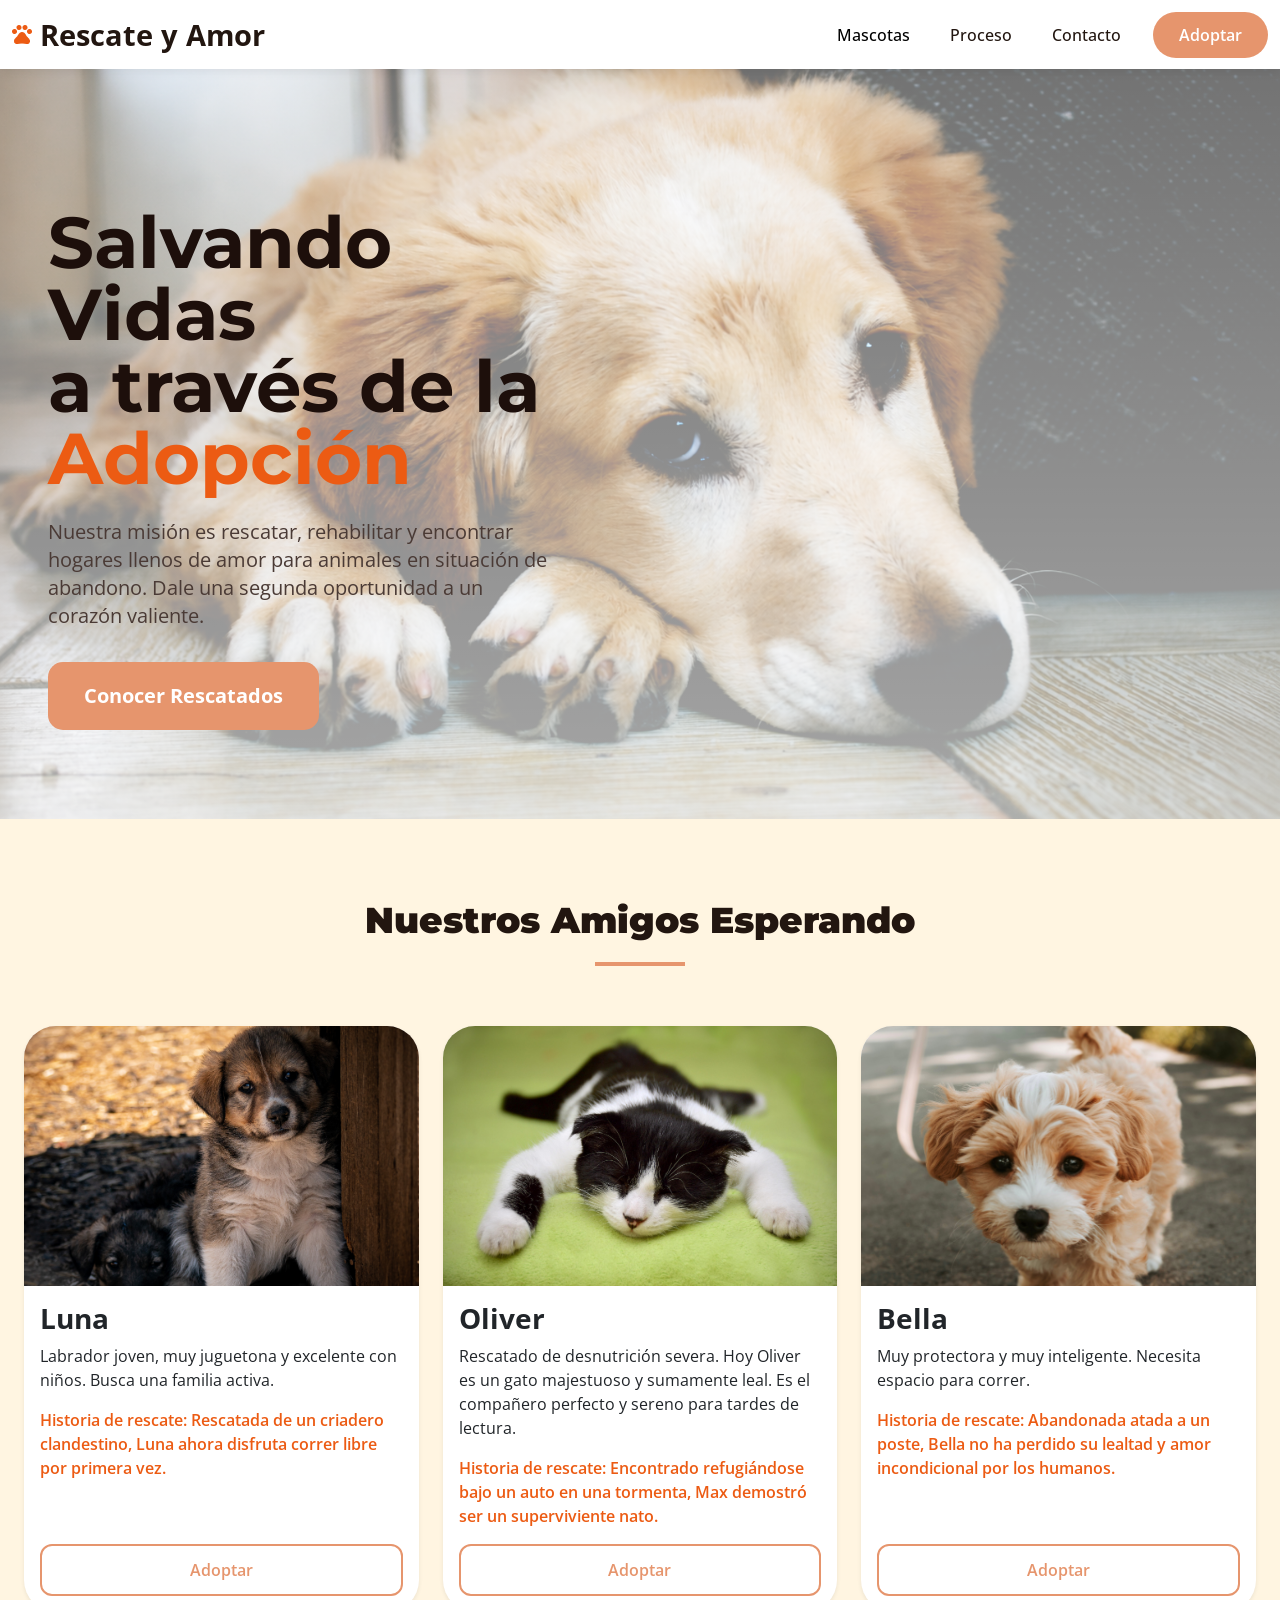
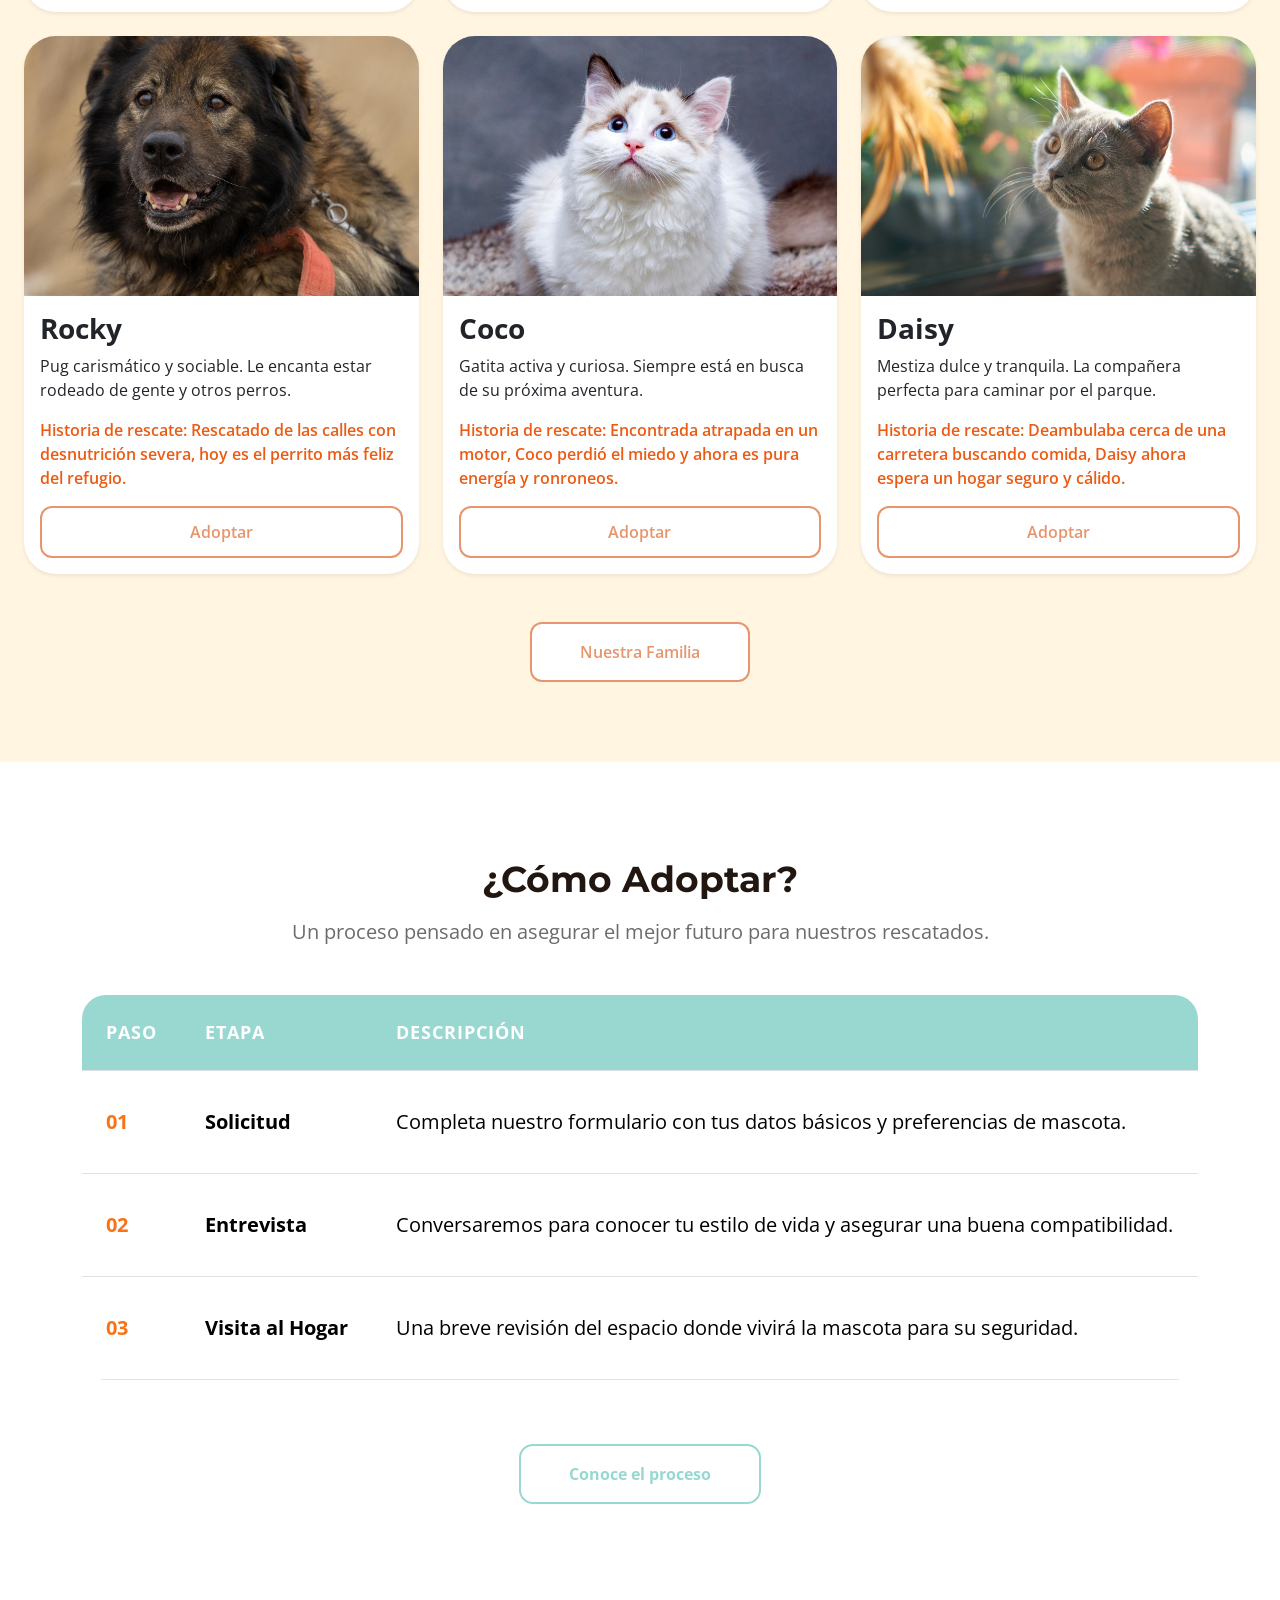
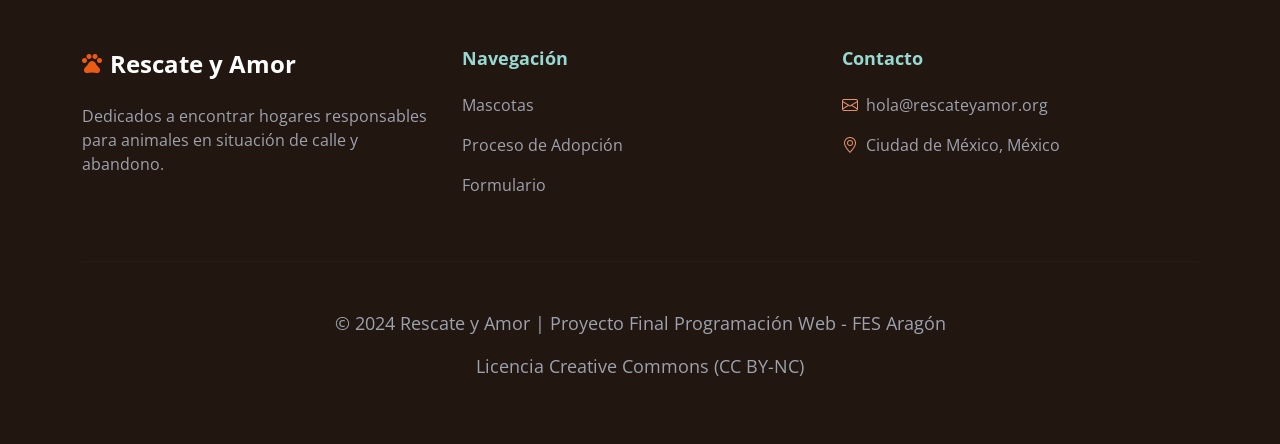
<file: index.html>
<!DOCTYPE html>
<html lang="es">

<head>
    <meta charset="UTF-8">
    <meta name="viewport" content="width=device-width, initial-scale=1.0">
    <title>Document</title>
    <link href="https://cdn.jsdelivr.net/npm/bootstrap@5.3.8/dist/css/bootstrap.min.css" rel="stylesheet"
        integrity="sha384-sRIl4kxILFvY47J16cr9ZwB07vP4J8+LH7qKQnuqkuIAvNWLzeN8tE5YBujZqJLB" crossorigin="anonymous">
    <link rel="stylesheet" href="https://cdn.jsdelivr.net/npm/bootstrap-icons@1.13.1/font/bootstrap-icons.min.css">
    <link rel="stylesheet" href="/assests/css/mystyle.css">

    <link rel="preconnect" href="https://fonts.googleapis.com">
    <link rel="preconnect" href="https://fonts.gstatic.com" crossorigin>

    <link href="https://fonts.googleapis.com/css2?family=Open+Sans:wght@400;500;600;700&display=swap" rel="stylesheet">
    <link rel="preconnect" href="https://fonts.googleapis.com">
    <link rel="preconnect" href="https://fonts.gstatic.com" crossorigin>

    <link href="https://fonts.googleapis.com/css2?family=Montserrat:wght@700;900&display=swap" rel="stylesheet">
</head>


<body>

    <!-- Barra de Navegacion -->
    <nav class="navbar navbar-expand-md navbar-light sticky-top">
        <div class="container-fluid">
            <button class="navbar-toggler" type="button" data-bs-toggle="collapse" data-bs-target="#navbar-toggler"
                aria-controls="navbarTogglerDemo01" aria-expanded="false" aria-label="Toggle navigation">
                <span class="navbar-toggler-icon"></span>
            </button>
            <div class="collapse navbar-collapse" id="navbar-toggler">
                <a class="navbar-brand fw-bold d-flex align-items-center gap-2" href="index.html">
                    <img src="/assests/imagenes/icon.png" width="20px" alt="icono de pagina">
                    Rescate y Amor</a>
                <ul class="navbar-nav d-flex align-items-center gap-4">
                    <li class="nav-item">
                        <a class="nav-link active" aria-current="page" href="#">Mascotas</a>
                    </li>
                    <li class="nav-item">
                        <a class="nav-link" href="#">Proceso</a>
                    </li>
                    <li class="nav-item">
                        <a class="nav-link" href="#">Contacto</a>
                    </li>

                    <li class="nav-item">
                        <a class="btn boton-adoptar" href="views/formulario.html">
                            Adoptar
                        </a>
                    </li>
                </ul>

            </div>
        </div>
    </nav>

    <!-- Seccion de mascotas pagina principal -->
    <section class="hero d-flex align-items-center">
        <div class="container-fluid ps-5">
            <div class="hero-contenido">

                <h1 class="fw-bold mt-5"> Salvando Vidas <br>
                    a través de la <br>
                    <span>Adopción</span>
                </h1>
                <p class="mt-4">
                    Nuestra misión es rescatar, rehabilitar y encontrar
                    hogares llenos de amor para animales en situación de
                    abandono. Dale una segunda oportunidad a un
                    corazón valiente.
                </p>
                <a href="#" class="btn btn-lg btn-hero mt-3">
                    Conocer Rescatados
                </a>
            </div>
        </div>
    </section>

    <!-- Seccion Mascotas -->
    <section class="mascotas">
        <div class="contenedor-mascotas">

            <h2>Nuestros Amigos Esperando</h2>

            <div class="linea"></div>

            <div class="row g-4">

                <div class="col-md-4">
                    <div class="card h-100 shadow-sm border-0 rounded-5 overflow-hidden">

                        <img src="/assests/imagenes/dog/gumikutya-pet-10072659.jpg" class="card-img-top" alt="">

                        <div class="card-body">

                            <h3 class="fw-bold">
                                Luna
                            </h3>

                            <p class="card-text">
                                Labrador joven, muy juguetona y excelente
                                con niños. Busca una familia activa.
                            </p>

                            <p class="historia fw-semibold">
                                Historia de rescate: Rescatada de un criadero
                                clandestino, Luna ahora disfruta correr libre por
                                primera vez.
                            </p>

                            <a href="views/formulario.html" class="btn boton-adoptarmasc w-100 fw-semibold">
                                Adoptar
                            </a>

                        </div>
                    </div>
                </div>


                <div class="col-md-4">
                    <div class="card h-100 shadow-sm border-0 rounded-5 overflow-hidden">

                        <img src="/assests/imagenes/cat/katya-guseva0-cat-2605502_1920.jpg" class="card-img-top" alt="">

                        <div class="card-body">

                            <h3 class="fw-bold">
                                Oliver
                            </h3>

                            <p class="card-text">
                                Rescatado de desnutrición severa. Hoy Oliver es un gato majestuoso y sumamente leal. Es el compañero perfecto y sereno para tardes de lectura.
                            </p>

                            <p class="historia fw-semibold">
                                Historia de rescate: Encontrado refugiándose bajo
                                un auto en una tormenta, Max demostró ser un
                                superviviente nato.
                            </p>

                            <a href="views/formulario.html" class="btn boton-adoptarmasc w-100 fw-semibold">
                                Adoptar
                            </a>

                        </div>
                    </div>
                </div>


                <div class="col-md-4">
                    <div class="card h-100 shadow-sm border-0 rounded-5 overflow-hidden">

                        <img src="/assests/imagenes/dog/melissa197-dog-8781844.jpg" class="card-img-top" alt="">

                        <div class="card-body">

                            <h3 class="fw-bold">
                                Bella
                            </h3>

                            <p class="card-text">
                                Muy protectora y muy inteligente.
                                Necesita espacio para correr.
                            </p>

                            <p class="historia fw-semibold">
                                Historia de rescate: Abandonada atada a un poste,
                                Bella no ha perdido su lealtad y amor
                                incondicional por los humanos.
                            </p>

                            <a href="views/formulario.html" class="btn boton-adoptarmasc w-100 fw-semibold">
                                Adoptar
                            </a>

                        </div>
                    </div>
                </div>


                <div class="col-md-4">
                    <div class="card h-100 shadow-sm border-0 rounded-5 overflow-hidden">

                        <img src="/assests/imagenes/dog/furry_portraits-dog-7770426_1920.jpg" class="card-img-top" alt="">

                        <div class="card-body">

                            <h3 class="fw-bold">
                                Rocky
                            </h3>

                            <p class="card-text">
                                Pug carismático y sociable. Le encanta estar
                                rodeado de gente y otros perros.
                            </p>

                            <p class="historia fw-semibold">
                                Historia de rescate: Rescatado de las calles con
                                desnutrición severa, hoy es el perrito más feliz del
                                refugio.
                            </p>

                            <a href="views/formulario.html" class="btn boton-adoptarmasc w-100 fw-semibold">
                                Adoptar
                            </a>

                        </div>
                    </div>
                </div>

                <div class="col-md-4">
                    <div class="card h-100 shadow-sm border-0 rounded-5 overflow-hidden">

                        <img src="/assests/imagenes/cat/vlaaitje-cats-8096304.jpg" class="card-img-top" alt="">

                        <div class="card-body">

                            <h3 class="fw-bold">
                                Coco
                            </h3>

                            <p class="card-text">
                                Gatita activa y curiosa. Siempre está en busca
                                de su próxima aventura.
                            </p>

                            <p class="historia fw-semibold">
                                Historia de rescate: Encontrada atrapada en un
                                motor, Coco perdió el miedo y ahora es pura
                                energía y ronroneos.
                            </p>

                            <a href="views/formulario.html" class="btn boton-adoptarmasc w-100 fw-semibold">
                                Adoptar
                            </a>

                        </div>
                    </div>
                </div>


                <div class="col-md-4">
                    <div class="card h-100 shadow-sm border-0 rounded-5 overflow-hidden">

                        <img src="/assests/imagenes/cat/distelapparath-animal-4436152.jpg" class="card-img-top" alt="">

                        <div class="card-body">

                            <h3 class="fw-bold">
                                Daisy
                            </h3>

                            <p class="card-text">
                                Mestiza dulce y tranquila. La compañera
                                perfecta para caminar por el parque.
                            </p>

                            <p class="historia fw-semibold">
                                Historia de rescate: Deambulaba cerca de una
                                carretera buscando comida, Daisy ahora espera
                                un hogar seguro y cálido.
                            </p>

                            <a href="#" class="btn boton-adoptarmasc w-100 fw-semibold">
                                Adoptar
                            </a>

                        </div>
                    </div>
                </div>
                <div class="text-center mt-5">

                    <a href="#" class="btn boton-adoptarmasc px-5 py-3 fw-semibold">
                        Nuestra Familia
                    </a>

                </div>

            </div>
        </div>
    </section>

    <!-- Seccion Adopcion -->
    <section class="proceso py-5 mt-5">
        <div class="container">
            <div class="text-center mb-5">

                <h2 class="titulo-proceso fw-bold">
                    ¿Cómo Adoptar?
                </h2>

                <p class="subtitulo-proceso mt-3">
                    Un proceso pensado en asegurar el mejor futuro
                    para nuestros rescatados.
                </p>

            </div>

            <div class="table-responsive">
                <table class="table tabla-proceso align-middle">
                    <thead>
                        <tr>
                            <th>PASO</th>
                            <th>ETAPA</th>
                            <th>DESCRIPCIÓN</th>
                        </tr>
                    </thead>

                    <tbody>

                        <tr>
                            <td class="numero-paso fw-bold">
                                01
                            </td>

                            <td class="fw-bold">
                                Solicitud
                            </td>

                            <td>
                                Completa nuestro formulario con tus datos
                                básicos y preferencias de mascota.
                            </td>
                        </tr>

                        <tr>
                            <td class="numero-paso fw-bold">
                                02
                            </td>

                            <td class="fw-bold">
                                Entrevista
                            </td>

                            <td>
                                Conversaremos para conocer tu estilo de vida
                                y asegurar una buena compatibilidad.
                            </td>
                        </tr>

                        <tr>
                            <td class="numero-paso fw-bold">
                                03
                            </td>

                            <td class="fw-bold">
                                Visita al Hogar
                            </td>

                            <td>
                                Una breve revisión del espacio donde vivirá
                                la mascota para su seguridad.
                            </td>
                        </tr>

                    </tbody>

                </table>

            </div>

        </div>

        <div class="text-center mt-5">
            <a href="#" class="btn boton-proceso px-5 py-3 fw-bold">
                Conoce el proceso
            </a>
        </div>
    </section>

    <!-- Seccion Footer -->
    <footer class="footer py-5 mt-5">
        <div class="container">
            <div class="row gy-4">
                <div class="col-md-4">

                    <h3 class="footer-logo fw-bold d-flex align-items-center gap-2">
                        <img src="/assests/imagenes/icon.png" width="20px" alt="icono de pagina">
                        Rescate y Amor
                    </h3>

                    <p class="mt-4">
                        Dedicados a encontrar hogares responsables
                        para animales en situación de calle y abandono.
                    </p>
                </div>

                <div class="col-md-4">
                    <h4 class="footer-titulo fw-bold">
                        Navegación
                    </h4>
                    <ul class="list-unstyled mt-4">
                        <li class="mb-3">
                            <a href="#" class="footer-link">
                                Mascotas
                            </a>
                        </li>
                        <li class="mb-3">
                            <a href="#" class="footer-link">
                                Proceso de Adopción
                            </a>
                        </li>
                        <li>
                            <a href="#" class="footer-link">
                                Formulario
                            </a>
                        </li>
                    </ul>

                </div>

                <div class="col-md-4">
                    <h4 class="footer-titulo fw-bold">
                        Contacto
                    </h4>
                    <div class="mt-4">
                        <p class="d-flex align-items-center gap-2">
                            <i class="bi bi-envelope"></i>
                            hola@rescateyamor.org
                        </p>
                        <p class="d-flex align-items-center gap-2">
                            <i class="bi bi-geo-alt"></i>
                            Ciudad de México, México
                        </p>
                    </div>
                </div>
            </div>

            <hr class="footer-linea my-5">

            <div class="text-center footer-copy">
                <p>
                    © 2024 Rescate y Amor |
                    Proyecto Final Programación Web - FES Aragón
                </p>
                <p>
                    Licencia Creative Commons (CC BY-NC)
                </p>
            </div>
        </div>
    </footer>



    <script src="https://cdn.jsdelivr.net/npm/bootstrap@5.3.8/dist/js/bootstrap.bundle.min.js"
        integrity="sha384-FKyoEForCGlyvwx9Hj09JcYn3nv7wiPVlz7YYwJrWVcXK/BmnVDxM+D2scQbITxI"
        crossorigin="anonymous"></script>
</body>

</html>
</file>
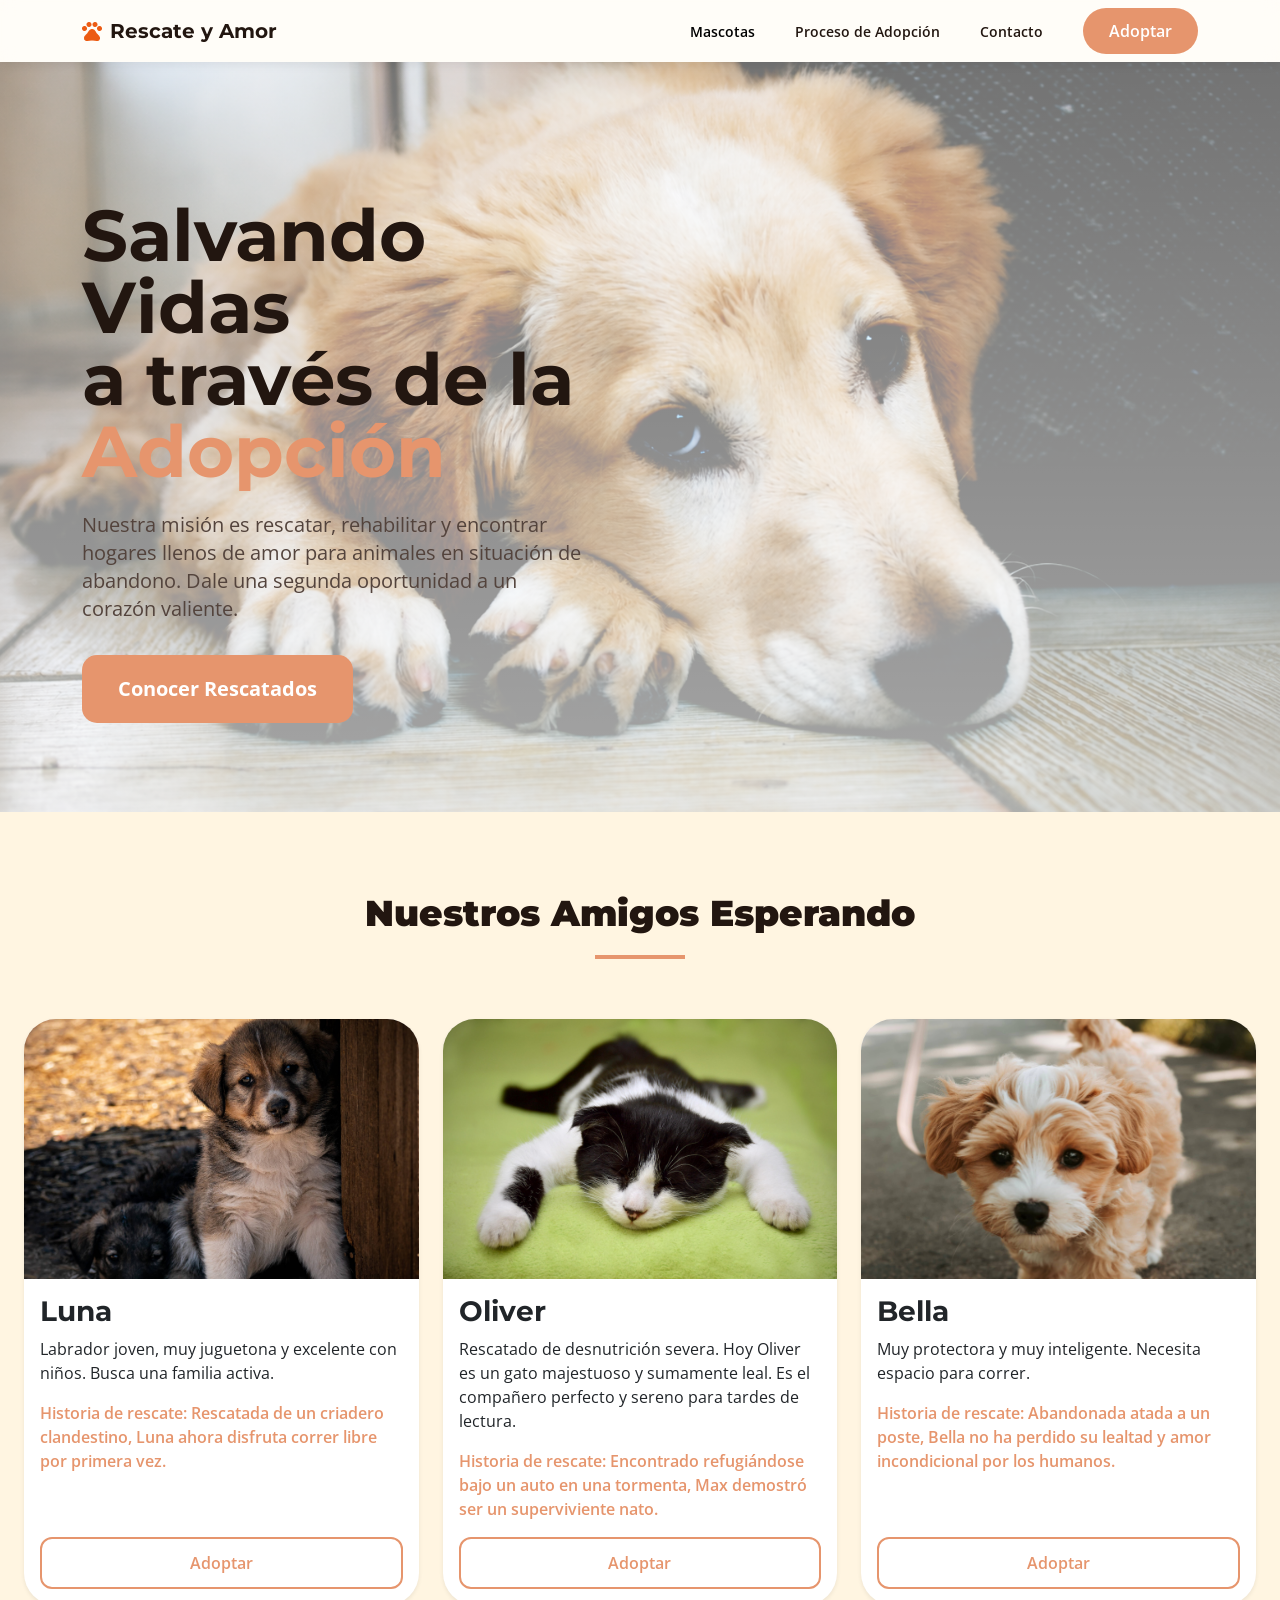
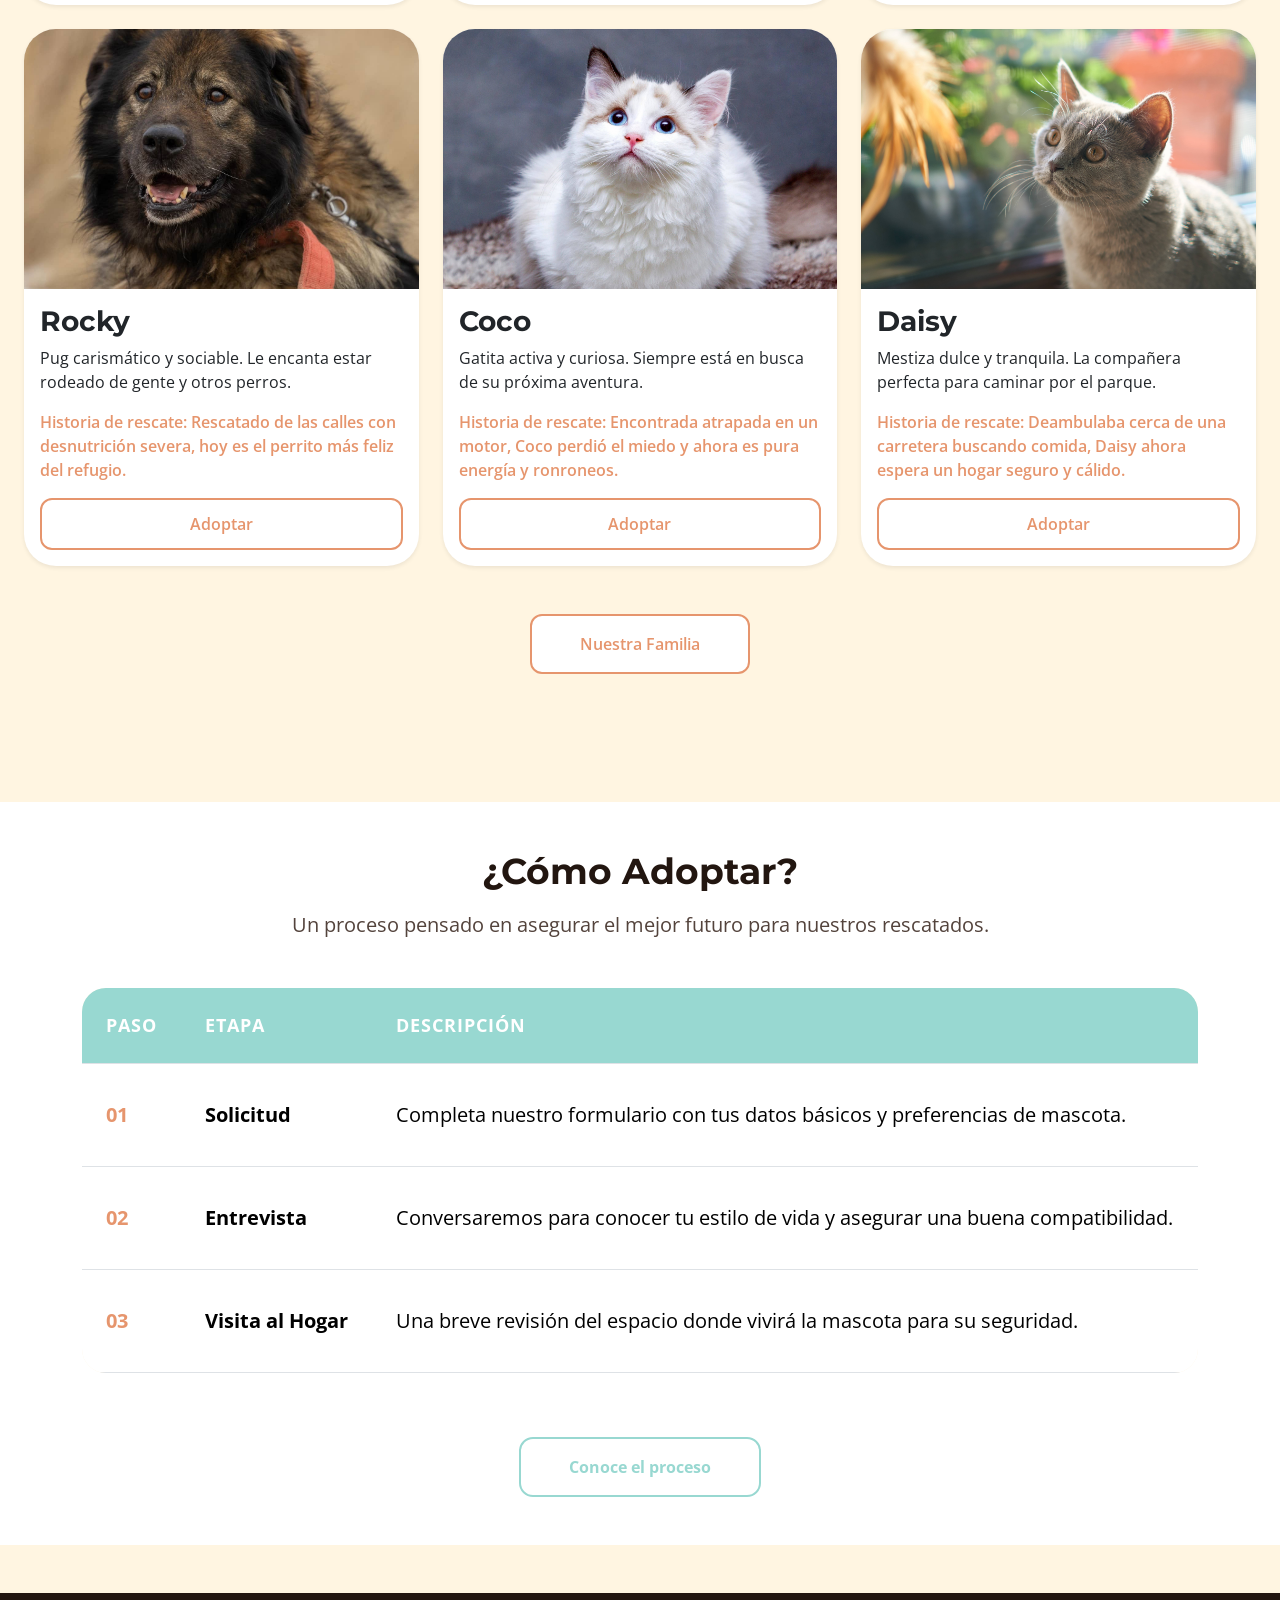
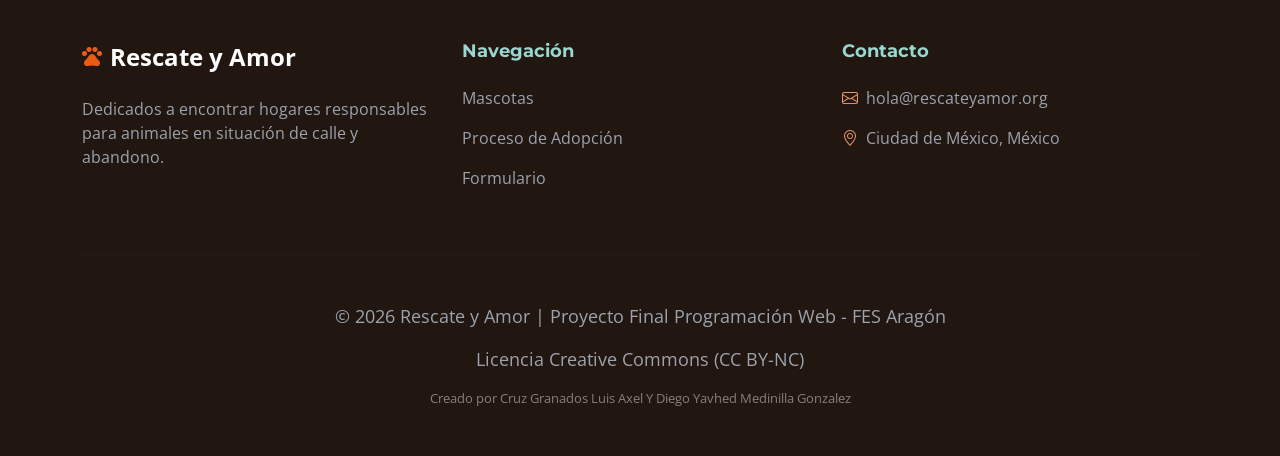
<file: ProyectoWeb-main/index.html>
<!DOCTYPE html>
<html lang="es">

<head>
    <meta charset="UTF-8">
    <meta name="viewport" content="width=device-width, initial-scale=1.0">
    <title>Rescate y Amor</title>
    <link href="https://cdn.jsdelivr.net/npm/bootstrap@5.3.8/dist/css/bootstrap.min.css" rel="stylesheet"
        integrity="sha384-sRIl4kxILFvY47J16cr9ZwB07vP4J8+LH7qKQnuqkuIAvNWLzeN8tE5YBujZqJLB" crossorigin="anonymous">
    <link rel="stylesheet" href="https://cdn.jsdelivr.net/npm/bootstrap-icons@1.13.1/font/bootstrap-icons.min.css">
    <link rel="stylesheet" href="./assests/css/mystyle.css">

    <link rel="preconnect" href="https://fonts.googleapis.com">
    <link rel="preconnect" href="https://fonts.gstatic.com" crossorigin>
    <link href="https://fonts.googleapis.com/css2?family=Montserrat:wght@700;900&family=Open+Sans:wght@400;500;600;700&display=swap" rel="stylesheet">
</head>


<body>
    <header role="banner" aria-label="Encabezado principal">
    <!-- Barra de Navegacion -->
    <nav class="navbar navbar-expand-md sticky-top px-3">
        <div class="container-xl">
            <a class="navbar-brand fw-bold d-flex align-items-center gap-2" href="index.html">
                <img src="assests/imagenes/icon.png" width="20px" alt="icono de pagina">
                Rescate y Amor
            </a>

            <button class="navbar-toggler border-0" type="button" data-bs-toggle="collapse"
                data-bs-target="#navbar-toggler" aria-controls="navbar-toggler" aria-expanded="false"
                aria-label="Toggle navigation">
                <span class="navbar-toggler-icon"></span>
            </button>

            <div class="collapse navbar-collapse justify-content-end" id="navbar-toggler">
                <ul class="navbar-nav align-items-center gap-2 gap-md-4">
                    <li class="nav-item">
                        <a class="nav-link active" aria-current="page" href="views/mascotas.html">Mascotas</a>
                    </li>
                    <li class="nav-item">
                        <a class="nav-link" href="./views/proceso.html">Proceso de Adopción</a>
                    </li>
                    <li class="nav-item">
                        <a class="nav-link" href="./views/nosotros.html">Contacto</a>
                    </li>

                    <li class="nav-item mt-2 mt-md-0 ms-md-2">
                        <a class="btn boton-adoptar" href="views/formulario.html">
                            Adoptar
                        </a>
                    </li>
                </ul>

            </div>
        </div>
    </nav>
    </header>

    <main role="main" aria-label="Contenido principal">
    <!-- Seccion de mascotas pagina principal -->
    <section class="hero d-flex align-items-center">
        <div class="container">
            <div class="hero-contenido">

                <h1 class="fw-bold mt-5"> Salvando Vidas <br>
                    a través de la <br>
                    <span>Adopción</span>
                </h1>
                <p class="mt-4">
                    Nuestra misión es rescatar, rehabilitar y encontrar
                    hogares llenos de amor para animales en situación de
                    abandono. Dale una segunda oportunidad a un
                    corazón valiente.
                </p>
                <a href="./views/mascotas.html" class="btn btn-lg btn-hero mt-3">
                    Conocer Rescatados
                </a>
            </div>
        </div>
    </section>

    <!-- Seccion Mascotas -->
    <section class="mascotas">
        <div class="contenedor-mascotas">

            <h2>Nuestros Amigos Esperando</h2>

            <div class="linea"></div>

            <div class="row g-4">

                <div class="col-md-4">
                    <div class="card h-100 shadow-sm border-0 rounded-5 overflow-hidden">

                        <img src="assests/imagenes/dog/gumikutya-pet-10072659.jpg" class="card-img-top" alt="">

                        <div class="card-body">

                            <h3 class="fw-bold">
                                Luna
                            </h3>

                            <p class="card-text">
                                Labrador joven, muy juguetona y excelente
                                con niños. Busca una familia activa.
                            </p>

                            <p class="historia fw-semibold">
                                Historia de rescate: Rescatada de un criadero
                                clandestino, Luna ahora disfruta correr libre por
                                primera vez.
                            </p>

                            <a href="views/formulario.html" class="btn boton-adoptarmasc w-100 fw-semibold">
                                Adoptar
                            </a>

                        </div>
                    </div>
                </div>


                <div class="col-md-4">
                    <div class="card h-100 shadow-sm border-0 rounded-5 overflow-hidden">

                        <img src="assests/imagenes/cat/katya-guseva0-cat-2605502_1920.jpg" class="card-img-top" alt="">

                        <div class="card-body">

                            <h3 class="fw-bold">
                                Oliver
                            </h3>

                            <p class="card-text">
                                Rescatado de desnutrición severa. Hoy Oliver es un gato majestuoso y sumamente leal. Es el compañero perfecto y sereno para tardes de lectura.
                            </p>

                            <p class="historia fw-semibold">
                                Historia de rescate: Encontrado refugiándose bajo
                                un auto en una tormenta, Max demostró ser un
                                superviviente nato.
                            </p>

                            <a href="views/formulario.html" class="btn boton-adoptarmasc w-100 fw-semibold">
                                Adoptar
                            </a>

                        </div>
                    </div>
                </div>


                <div class="col-md-4">
                    <div class="card h-100 shadow-sm border-0 rounded-5 overflow-hidden">

                        <img src="assests/imagenes/dog/melissa197-dog-8781844.jpg" class="card-img-top" alt="">

                        <div class="card-body">

                            <h3 class="fw-bold">
                                Bella
                            </h3>

                            <p class="card-text">
                                Muy protectora y muy inteligente.
                                Necesita espacio para correr.
                            </p>

                            <p class="historia fw-semibold">
                                Historia de rescate: Abandonada atada a un poste,
                                Bella no ha perdido su lealtad y amor
                                incondicional por los humanos.
                            </p>

                            <a href="views/formulario.html" class="btn boton-adoptarmasc w-100 fw-semibold">
                                Adoptar
                            </a>

                        </div>
                    </div>
                </div>


                <div class="col-md-4">
                    <div class="card h-100 shadow-sm border-0 rounded-5 overflow-hidden">

                        <img src="assests/imagenes/dog/furry_portraits-dog-7770426_1920.jpg" class="card-img-top" alt="">

                        <div class="card-body">

                            <h3 class="fw-bold">
                                Rocky
                            </h3>

                            <p class="card-text">
                                Pug carismático y sociable. Le encanta estar
                                rodeado de gente y otros perros.
                            </p>

                            <p class="historia fw-semibold">
                                Historia de rescate: Rescatado de las calles con
                                desnutrición severa, hoy es el perrito más feliz del
                                refugio.
                            </p>

                            <a href="views/formulario.html" class="btn boton-adoptarmasc w-100 fw-semibold">
                                Adoptar
                            </a>

                        </div>
                    </div>
                </div>

                <div class="col-md-4">
                    <div class="card h-100 shadow-sm border-0 rounded-5 overflow-hidden">

                        <img src="assests/imagenes/cat/vlaaitje-cats-8096304.jpg" class="card-img-top" alt="">

                        <div class="card-body">

                            <h3 class="fw-bold">
                                Coco
                            </h3>

                            <p class="card-text">
                                Gatita activa y curiosa. Siempre está en busca
                                de su próxima aventura.
                            </p>

                            <p class="historia fw-semibold">
                                Historia de rescate: Encontrada atrapada en un
                                motor, Coco perdió el miedo y ahora es pura
                                energía y ronroneos.
                            </p>

                            <a href="views/formulario.html" class="btn boton-adoptarmasc w-100 fw-semibold">
                                Adoptar
                            </a>

                        </div>
                    </div>
                </div>


                <div class="col-md-4">
                    <div class="card h-100 shadow-sm border-0 rounded-5 overflow-hidden">

                        <img src="assests/imagenes/cat/distelapparath-animal-4436152.jpg" class="card-img-top" alt="">

                        <div class="card-body">

                            <h3 class="fw-bold">
                                Daisy
                            </h3>

                            <p class="card-text">
                                Mestiza dulce y tranquila. La compañera
                                perfecta para caminar por el parque.
                            </p>

                            <p class="historia fw-semibold">
                                Historia de rescate: Deambulaba cerca de una
                                carretera buscando comida, Daisy ahora espera
                                un hogar seguro y cálido.
                            </p>

                            <a href="views/formulario.html" class="btn boton-adoptarmasc w-100 fw-semibold">
                                Adoptar
                            </a>

                        </div>
                    </div>
                </div>
                <div class="text-center mt-5">

                    <a href="views/mascotas.html" class="btn boton-adoptarmasc px-5 py-3 fw-semibold">
                        Nuestra Familia
                    </a>

                </div>

            </div>
        </div>
    </section>

    <!-- Seccion Adopcion -->
    <section id="proceso" class="proceso py-5 mt-5">
        <div class="container">
            <div class="text-center mb-5">

                <h2 class="titulo-proceso fw-bold">
                    ¿Cómo Adoptar?
                </h2>

                <p class="subtitulo-proceso mt-3">
                    Un proceso pensado en asegurar el mejor futuro
                    para nuestros rescatados.
                </p>

            </div>

            <div class="table-responsive">
                <table class="table tabla-proceso align-middle">
                    <thead>
                        <tr>
                            <th>PASO</th>
                            <th>ETAPA</th>
                            <th>DESCRIPCIÓN</th>
                        </tr>
                    </thead>

                    <tbody>

                        <tr>
                            <td class="numero-paso fw-bold">
                                01
                            </td>

                            <td class="fw-bold">
                                Solicitud
                            </td>

                            <td>
                                Completa nuestro formulario con tus datos
                                básicos y preferencias de mascota.
                            </td>
                        </tr>

                        <tr>
                            <td class="numero-paso fw-bold">
                                02
                            </td>

                            <td class="fw-bold">
                                Entrevista
                            </td>

                            <td>
                                Conversaremos para conocer tu estilo de vida
                                y asegurar una buena compatibilidad.
                            </td>
                        </tr>

                        <tr>
                            <td class="numero-paso fw-bold">
                                03
                            </td>

                            <td class="fw-bold">
                                Visita al Hogar
                            </td>

                            <td>
                                Una breve revisión del espacio donde vivirá
                                la mascota para su seguridad.
                            </td>
                        </tr>

                    </tbody>

                </table>

            </div>

        </div>

            <div class="text-center mt-5">
            <a href="views/proceso.html" class="btn boton-proceso px-5 py-3 fw-bold">
                Conoce el proceso
            </a>
        </div>
    </section>
    </main>

    <!-- Seccion Footer -->
    <footer class="footer py-5 mt-5" role="contentinfo" aria-label="Pie de página">
        <div class="container">
            <div class="row gy-4">
                <div class="col-md-4">

                    <h3 class="footer-logo fw-bold d-flex align-items-center gap-2">
                        <img src="assests/imagenes/icon.png" width="20px" alt="icono de pagina">
                        Rescate y Amor
                    </h3>

                    <p class="mt-4">
                        Dedicados a encontrar hogares responsables
                        para animales en situación de calle y abandono.
                    </p>
                </div>

                <div class="col-md-4">
                    <h4 class="footer-titulo fw-bold">
                        Navegación
                    </h4>
                    <ul class="list-unstyled mt-4">
                        <li class="mb-3">
                            <a href="views/mascotas.html" class="footer-link">
                                Mascotas
                            </a>
                        </li>
                        <li class="mb-3">
                            <a href="./views/proceso.html" class="footer-link">
                                Proceso de Adopción
                            </a>
                        </li>
                        <li>
                            <a href="views/formulario.html" class="footer-link">
                                Formulario
                            </a>
                        </li>
                    </ul>

                </div>

                <div class="col-md-4">
                    <h4 class="footer-titulo fw-bold">
                        Contacto
                    </h4>
                    <div class="mt-4">
                        <p class="d-flex align-items-center gap-2">
                            <i class="bi bi-envelope"></i>
                            hola@rescateyamor.org
                        </p>
                        <p class="d-flex align-items-center gap-2">
                            <i class="bi bi-geo-alt"></i>
                            Ciudad de México, México
                        </p>
                    </div>
                </div>
            </div>

            <hr class="footer-linea my-5">

            <div class="text-center footer-copy">
                <p>
                    © 2026 Rescate y Amor |
                    Proyecto Final Programación Web - FES Aragón
                </p>
                <p>
                    Licencia Creative Commons (CC BY-NC)
                </p>
                <p class="footer-credit">Creado por Cruz Granados Luis Axel Y Diego Yavhed Medinilla Gonzalez</p>
            </div>
        </div>
    </footer>



    <script src="https://cdn.jsdelivr.net/npm/bootstrap@5.3.8/dist/js/bootstrap.bundle.min.js"
        integrity="sha384-FKyoEForCGlyvwx9Hj09JcYn3nv7wiPVlz7YYwJrWVcXK/BmnVDxM+D2scQbITxI"
        crossorigin="anonymous"></script>
</body>

</html>
</file>
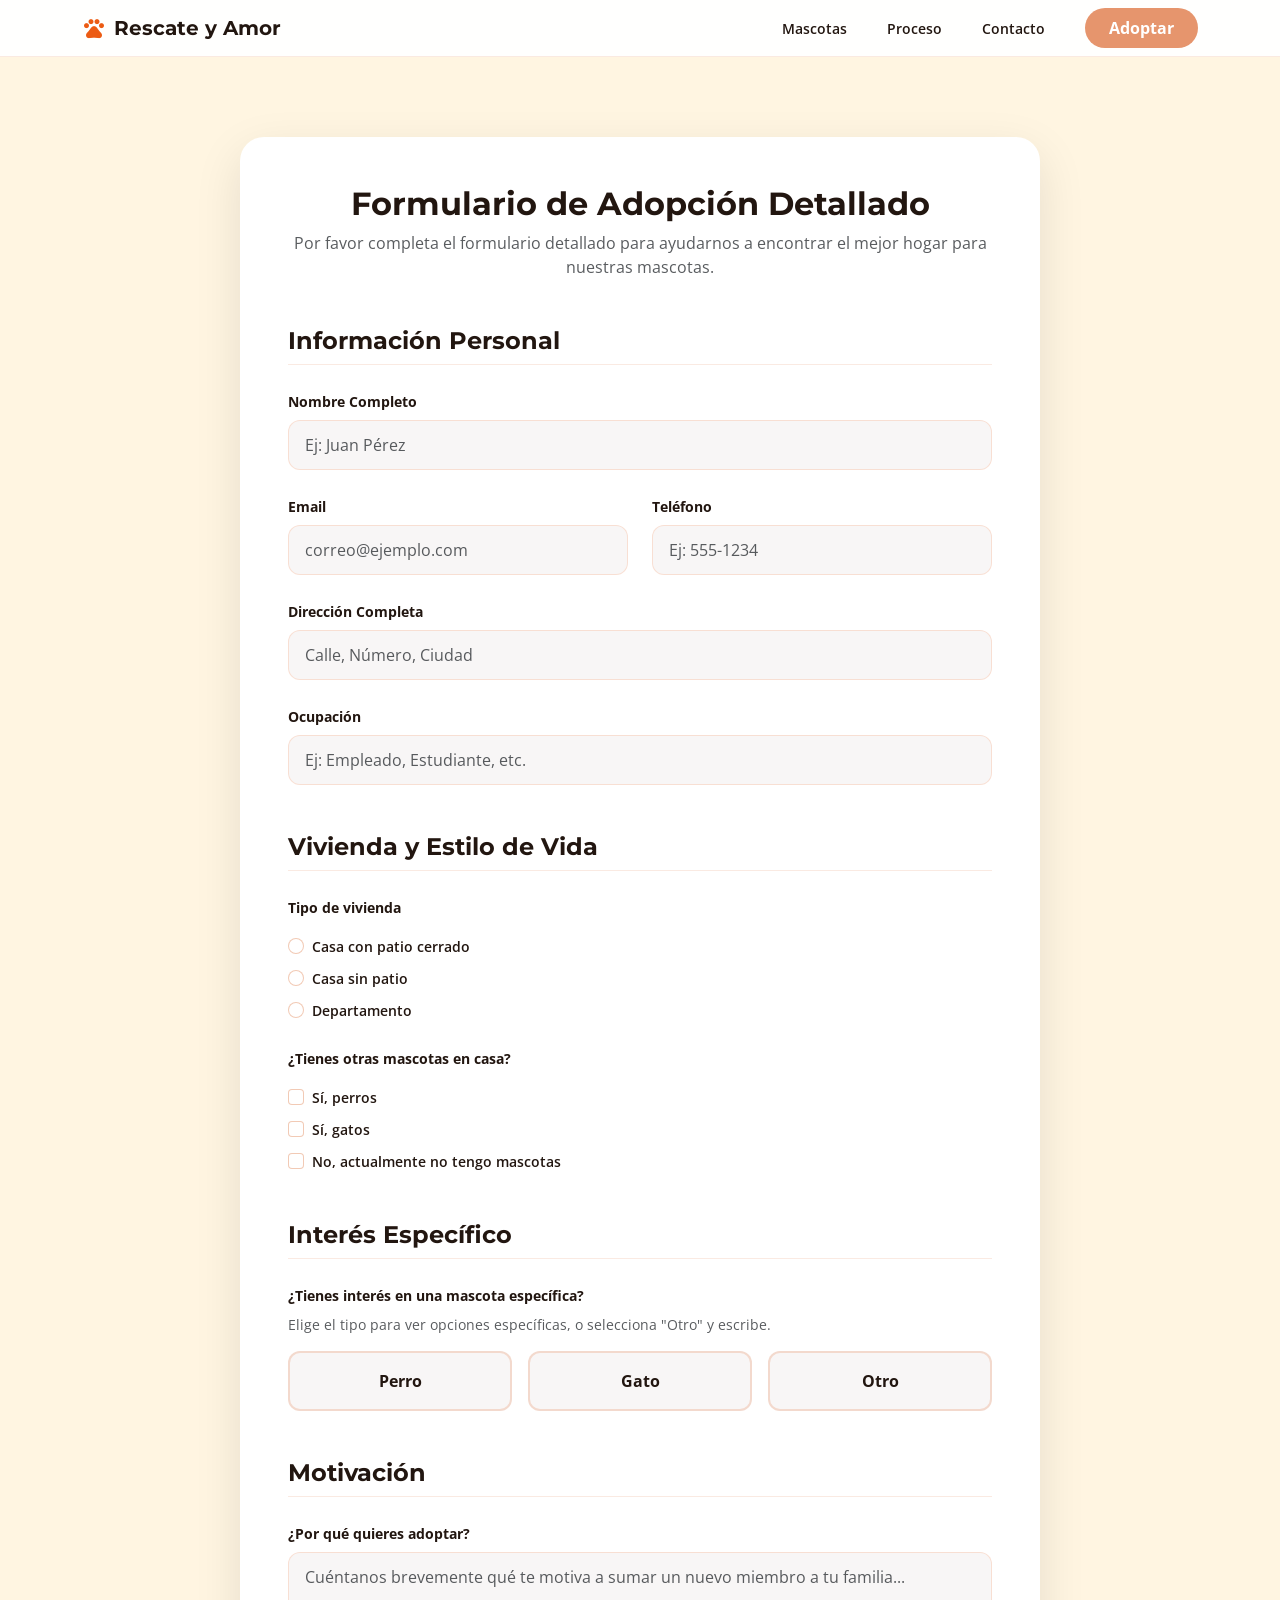
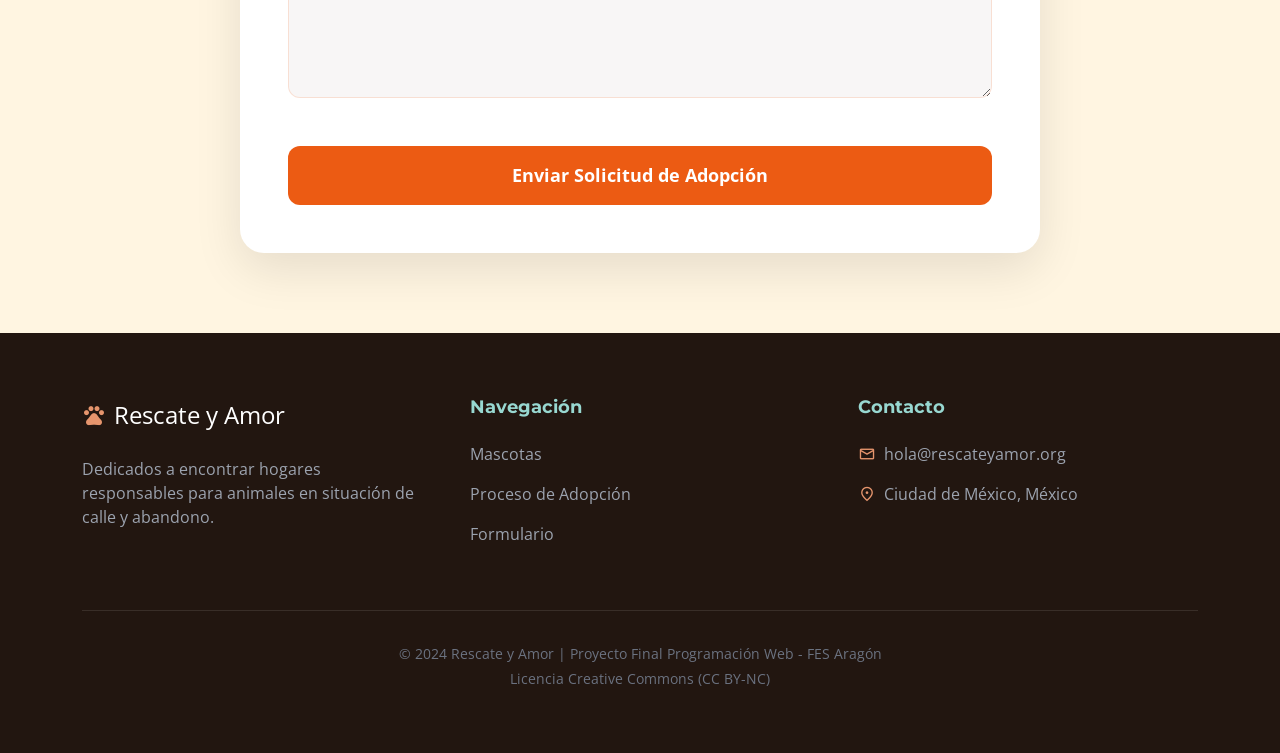
<file: views/formulario.html>
<!DOCTYPE html>
<html lang="es">
<head>
    <meta charset="utf-8">
    <meta content="width=device-width, initial-scale=1.0" name="viewport">
    <title>Formulario de Adopción - Rescate y Amor</title>
    
    <!-- Google Fonts -->
    <link rel="preconnect" href="https://fonts.googleapis.com">
    <link rel="preconnect" href="https://fonts.gstatic.com" crossorigin>
    <link href="https://fonts.googleapis.com/css2?family=Montserrat:wght@700;900&family=Open+Sans:wght@400;500;600;700&display=swap" rel="stylesheet">
    <link href="https://fonts.googleapis.com/css2?family=Material+Symbols+Outlined:wght,FILL@100..700,0..1&display=swap" rel="stylesheet">
    
    <!-- Bootstrap CSS -->
    <link href="https://cdn.jsdelivr.net/npm/bootstrap@5.3.2/dist/css/bootstrap.min.css" rel="stylesheet">
    
    <!-- Custom CSS -->
    <link href="../assests/css/formulario_styles.css" rel="stylesheet">
</head>
<body>

    <!-- Sticky Navbar -->
    <nav class="navbar navbar-expand-md sticky-top px-3">
        <div class="container-xl">
            <a class="navbar-brand fw-bold d-flex align-items-center gap-2" href="#">
                <span class="material-symbols-outlined text-primary-icon">pets</span>
                Rescate y Amor
            </a>
            
            <button class="navbar-toggler border-0" type="button" data-bs-toggle="collapse" data-bs-target="#navbarNav" aria-controls="navbarNav" aria-expanded="false" aria-label="Toggle navigation">
                <span class="material-symbols-outlined">menu</span>
            </button>
            
            <div class="collapse navbar-collapse justify-content-end" id="navbarNav">
                <ul class="navbar-nav align-items-center gap-2 gap-md-4">
                    <li class="nav-item">
                        <a class="nav-link" href="#">Mascotas</a>
                    </li>
                    <li class="nav-item">
                        <a class="nav-link" href="#">Proceso</a>
                    </li>
                    <li class="nav-item">
                        <a class="nav-link" href="#contacto">Contacto</a>
                    </li>
                    <li class="nav-item mt-2 mt-md-0 ms-md-2">
                        <button class="btn btn-adoptar">Adoptar</button>
                    </li>
                </ul>
            </div>
        </div>
    </nav>

    <!-- Main Content -->
    <main class="form-wrapper">
        <div class="form-container">
            <div class="text-center mb-5">
                <h2 class="fw-black mb-2">Formulario de Adopción Detallado</h2>
                <p class="text-muted">Por favor completa el formulario detallado para ayudarnos a encontrar el mejor hogar para nuestras mascotas.</p>
            </div>

            <form>
                <!-- RADIOS OCULTOS PARA LÓGICA CONDICIONAL CSS -->
                <!-- ¡Deben ser hermanos de los divs que queremos ocultar/mostrar! -->
                <input type="radio" id="pet-dog" name="pet_type" class="d-none">
                <input type="radio" id="pet-cat" name="pet_type" class="d-none">
                <input type="radio" id="pet-other" name="pet_type" class="d-none">

                <!-- Información Personal -->
                <div class="mb-5">
                    <h3 class="section-title">Información Personal</h3>
                    <div class="row g-4">
                        <div class="col-12">
                            <label class="form-label">Nombre Completo</label>
                            <input class="form-control" placeholder="Ej: Juan Pérez" type="text" required>
                        </div>
                        <div class="col-md-6">
                            <label class="form-label">Email</label>
                            <input class="form-control" placeholder="correo@ejemplo.com" type="email" required>
                        </div>
                        <div class="col-md-6">
                            <label class="form-label">Teléfono</label>
                            <input class="form-control" placeholder="Ej: 555-1234" type="tel" required>
                        </div>
                        <div class="col-12">
                            <label class="form-label">Dirección Completa</label>
                            <input class="form-control" placeholder="Calle, Número, Ciudad" type="text" required>
                        </div>
                        <div class="col-12">
                            <label class="form-label">Ocupación</label>
                            <input class="form-control" placeholder="Ej: Empleado, Estudiante, etc." type="text" required>
                        </div>
                    </div>
                </div>

                <!-- Vivienda y Estilo de Vida -->
                <div class="mb-5">
                    <h3 class="section-title">Vivienda y Estilo de Vida</h3>
                    
                    <div class="mb-4">
                        <label class="form-label mb-3">Tipo de vivienda</label>
                        <div class="form-check mb-2">
                            <input class="form-check-input" name="vivienda" type="radio" id="casa-patio">
                            <label class="form-check-label" for="casa-patio">Casa con patio cerrado</label>
                        </div>
                        <div class="form-check mb-2">
                            <input class="form-check-input" name="vivienda" type="radio" id="casa-sin-patio">
                            <label class="form-check-label" for="casa-sin-patio">Casa sin patio</label>
                        </div>
                        <div class="form-check">
                            <input class="form-check-input" name="vivienda" type="radio" id="departamento">
                            <label class="form-check-label" for="departamento">Departamento</label>
                        </div>
                    </div>

                    <div class="mb-4">
                        <label class="form-label mb-3">¿Tienes otras mascotas en casa?</label>
                        <div class="form-check mb-2">
                            <input class="form-check-input" type="checkbox" id="mascota-perro">
                            <label class="form-check-label" for="mascota-perro">Sí, perros</label>
                        </div>
                        <div class="form-check mb-2">
                            <input class="form-check-input" type="checkbox" id="mascota-gato">
                            <label class="form-check-label" for="mascota-gato">Sí, gatos</label>
                        </div>
                        <div class="form-check">
                            <input class="form-check-input" type="checkbox" id="mascota-ninguna">
                            <label class="form-check-label" for="mascota-ninguna">No, actualmente no tengo mascotas</label>
                        </div>
                    </div>
                </div>

                <!-- Interés Específico (Selector Principal) -->
                <div class="mb-5 pet-selection-wrapper">
                    <h3 class="section-title">Interés Específico</h3>
                    <label class="form-label">¿Tienes interés en una mascota específica?</label>
                    <p class="small text-muted mb-3">Elige el tipo para ver opciones específicas, o selecciona "Otro" y escribe.</p>
                    
                    <div class="d-flex flex-wrap gap-3">
                        <label for="pet-dog" class="pet-selector-btn label-dog">
                            Perro
                        </label>
                        <label for="pet-cat" class="pet-selector-btn label-cat">
                            Gato
                        </label>
                        <label for="pet-other" class="pet-selector-btn label-other">
                            Otro
                        </label>
                    </div>
                </div>

                <!-- Opciones para 'Otro' (Oculto por defecto) -->
                <div class="mb-5 hidden-section conditional-other">
                    <label class="form-label">Describe la mascota</label>
                    <input class="form-control" name="other_pet" placeholder="Ej: conejo, hurón, ave..." type="text">
                </div>

                <!-- Preferencias de Mascota (Oculto por defecto, solo sale con Perro o Gato) -->
                <div class="mb-5 hidden-section conditional-preferences">
                    <h3 class="section-title">Preferencias de Mascota</h3>
                    
                    <div class="mb-4">
                        <label class="form-label mb-3">Preferencia de sexo</label>
                        <div class="d-flex flex-wrap gap-4">
                            <div class="form-check">
                                <input class="form-check-input" name="sexo" type="radio" id="sexo-hembra" value="hembra">
                                <label class="form-check-label" for="sexo-hembra">Hembra</label>
                            </div>
                            <div class="form-check">
                                <input class="form-check-input" name="sexo" type="radio" id="sexo-macho" value="macho">
                                <label class="form-check-label" for="sexo-macho">Macho</label>
                            </div>
                            <div class="form-check">
                                <input class="form-check-input" name="sexo" type="radio" id="sexo-indiferente" value="sin_preferencia">
                                <label class="form-check-label" for="sexo-indiferente">Sin preferencia</label>
                            </div>
                        </div>
                    </div>

                    <div class="mb-4">
                        <label class="form-label mb-3">Tamaño preferido</label>
                        <div class="d-flex flex-wrap gap-4">
                            <div class="form-check">
                                <input class="form-check-input" name="tamano" type="checkbox" id="tamano-pequeno" value="pequeno">
                                <label class="form-check-label" for="tamano-pequeno">Pequeño</label>
                            </div>
                            <div class="form-check">
                                <input class="form-check-input" name="tamano" type="checkbox" id="tamano-mediano" value="mediano">
                                <label class="form-check-label" for="tamano-mediano">Mediano</label>
                            </div>
                            <div class="form-check">
                                <input class="form-check-input" name="tamano" type="checkbox" id="tamano-grande" value="grande">
                                <label class="form-check-label" for="tamano-grande">Grande</label>
                            </div>
                        </div>
                    </div>

                    <div class="mb-4">
                        <label class="form-label mb-3">Rango de edad preferido</label>
                        <div class="d-flex flex-wrap gap-4">
                            <div class="form-check">
                                <input class="form-check-input" name="edad" type="radio" id="edad-cachorro" value="cachorro">
                                <label class="form-check-label" for="edad-cachorro">Cachorro</label>
                            </div>
                            <div class="form-check">
                                <input class="form-check-input" name="edad" type="radio" id="edad-joven" value="joven">
                                <label class="form-check-label" for="edad-joven">Joven</label>
                            </div>
                            <div class="form-check">
                                <input class="form-check-input" name="edad" type="radio" id="edad-adulto" value="adulto">
                                <label class="form-check-label" for="edad-adulto">Adulto</label>
                            </div>
                            <div class="form-check">
                                <input class="form-check-input" name="edad" type="radio" id="edad-senior" value="senior">
                                <label class="form-check-label" for="edad-senior">Senior</label>
                            </div>
                        </div>
                    </div>

                    <div class="mb-4">
                        <label class="form-label mb-2">Nivel de actividad deseado</label>
                        <select class="form-select">
                            <option value="bajo">Bajo</option>
                            <option value="moderado">Moderado</option>
                            <option value="alto">Alto</option>
                        </select>
                    </div>
                </div>

                <!-- Motivación -->
                <div class="mb-5">
                    <h3 class="section-title">Motivación</h3>
                    <div>
                        <label class="form-label mb-2">¿Por qué quieres adoptar?</label>
                        <textarea class="form-control" rows="5" placeholder="Cuéntanos brevemente qué te motiva a sumar un nuevo miembro a tu familia..."></textarea>
                    </div>
                </div>

                <button type="submit" class="btn btn-submit">Enviar Solicitud de Adopción</button>
            </form>
        </div>
    </main>

    <!-- Footer -->
    <footer id="contacto">
        <div class="container-xl">
            <div class="row g-5 mb-5">
                <div class="col-md-4">
                    <div class="d-flex align-items-center gap-2 mb-4">
                        <span class="material-symbols-outlined" style="color: var(--accent-warm);">pets</span>
                        <span class="fs-4 fw-black">Rescate y Amor</span>
                    </div>
                    <p style="color: #9ca3af;">Dedicados a encontrar hogares responsables para animales en situación de calle y abandono.</p>
                </div>
                
                <div class="col-md-4">
                    <h4>Navegación</h4>
                    <ul>
                        <li><a href="#">Mascotas</a></li>
                        <li><a href="#">Proceso de Adopción</a></li>
                        <li><a href="formulario.html">Formulario</a></li>
                    </ul>
                </div>
                
                <div class="col-md-4">
                    <h4>Contacto</h4>
                    <ul class="d-flex flex-column gap-3">
                        <li class="d-flex align-items-center gap-2 mb-0">
                            <span class="material-symbols-outlined" style="color: var(--accent-warm); font-size: 18px;">mail</span>
                            hola@rescateyamor.org
                        </li>
                        <li class="d-flex align-items-center gap-2 mb-0">
                            <span class="material-symbols-outlined" style="color: var(--accent-warm); font-size: 18px;">location_on</span>
                            Ciudad de México, México
                        </li>
                    </ul>
                </div>
            </div>
            
            <div class="footer-bottom">
                <p class="mb-1">© 2024 Rescate y Amor | Proyecto Final Programación Web - FES Aragón</p>
                <p class="mb-0">Licencia Creative Commons (CC BY-NC)</p>
            </div>
        </div>
    </footer>

    <!-- Bootstrap JS -->
    <script src="https://cdn.jsdelivr.net/npm/bootstrap@5.3.2/dist/js/bootstrap.bundle.min.js"></script>
</body>
</html>
</file>
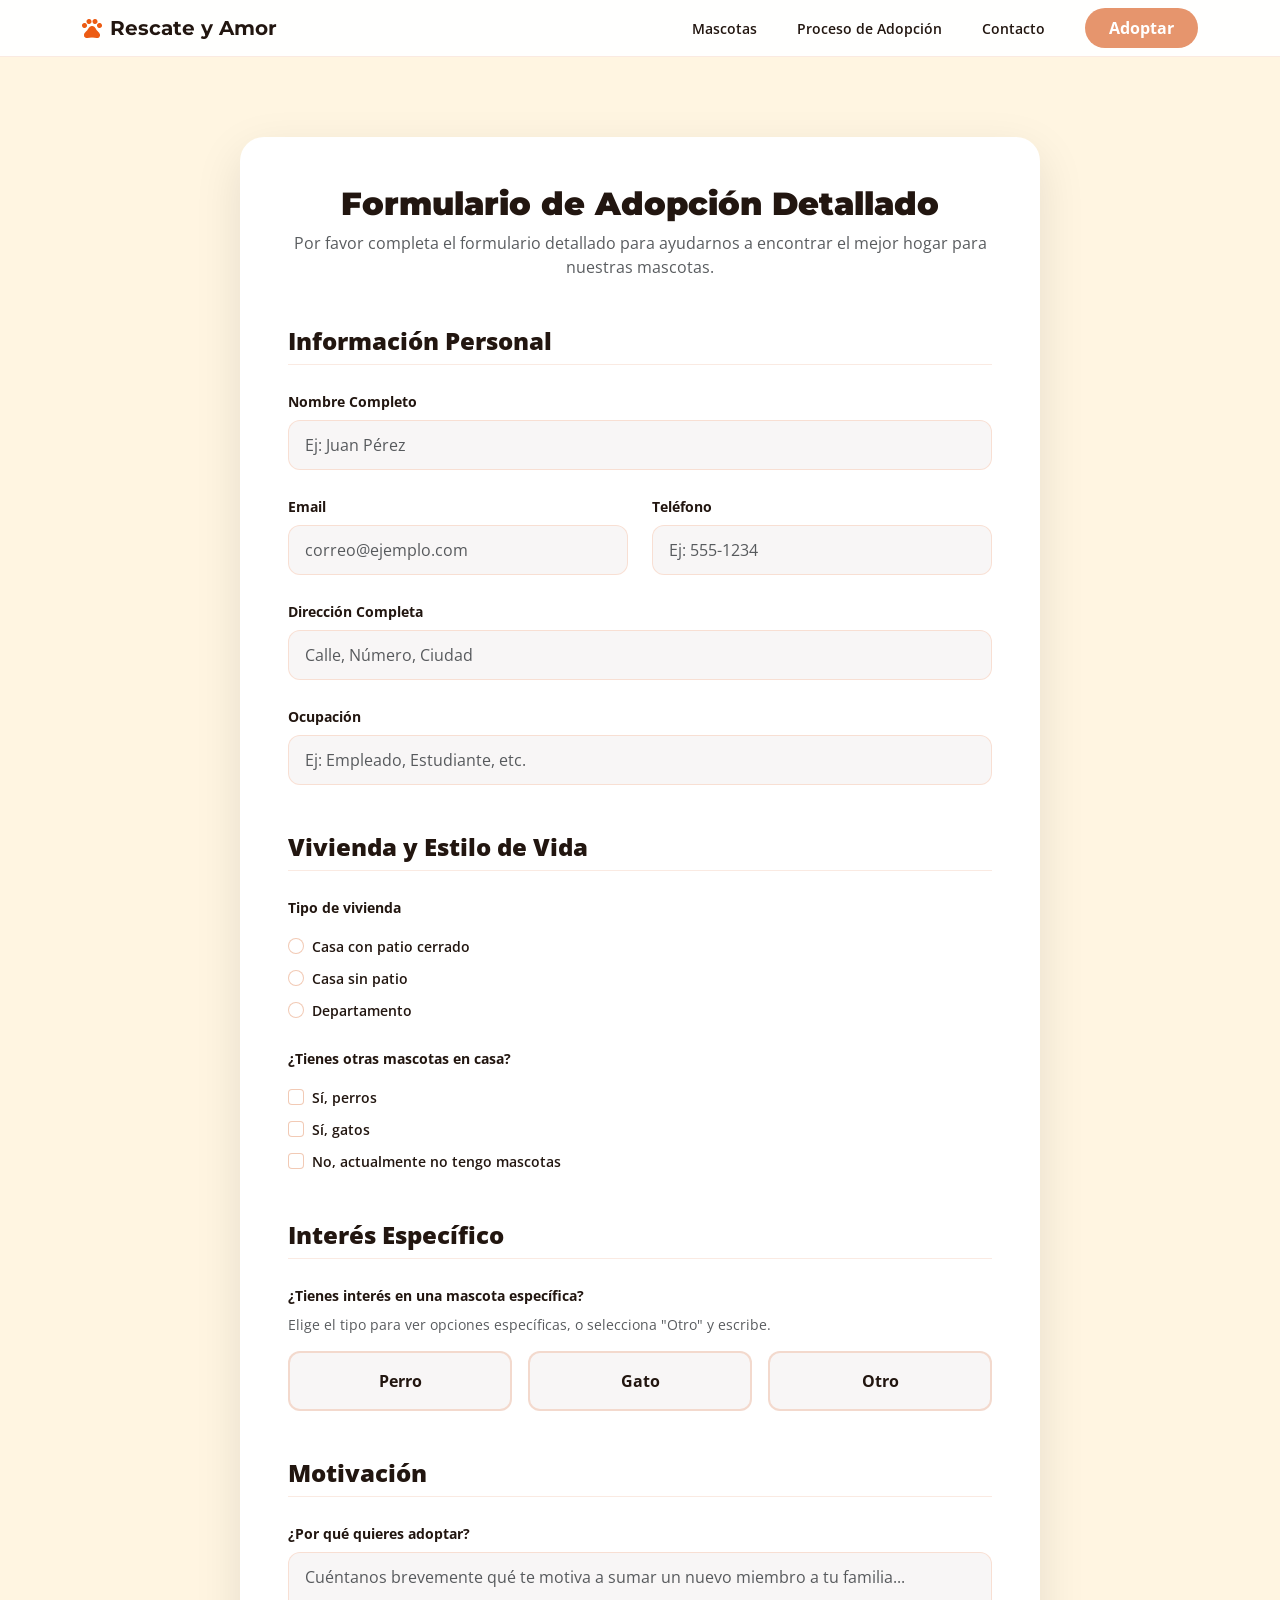
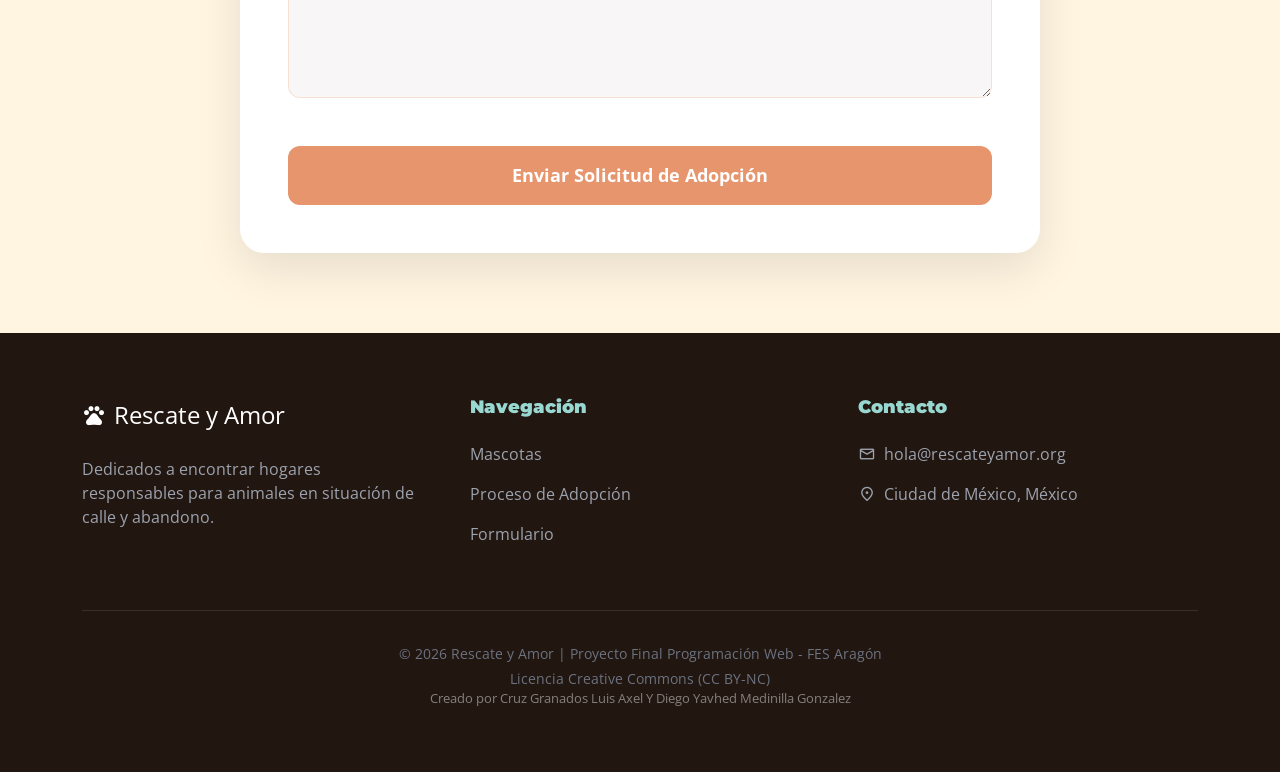
<file: ProyectoWeb-main/views/formulario.html>
<!DOCTYPE html>
<html lang="es">
<head>
    <meta charset="utf-8">
    <meta content="width=device-width, initial-scale=1.0" name="viewport">
    <title>Formulario de Adopción - Rescate y Amor</title>
    
    <!-- Fuentes de Google -->
    <link rel="preconnect" href="https://fonts.googleapis.com">
    <link rel="preconnect" href="https://fonts.gstatic.com" crossorigin>
    <link href="https://fonts.googleapis.com/css2?family=Montserrat:wght@700;900&family=Open+Sans:wght@400;500;600;700&display=swap" rel="stylesheet">
    <link href="https://fonts.googleapis.com/css2?family=Material+Symbols+Outlined:wght,FILL@100..700,0..1&display=swap" rel="stylesheet">
    
    <!-- CSS de Bootstrap -->
    <link href="https://cdn.jsdelivr.net/npm/bootstrap@5.3.2/dist/css/bootstrap.min.css" rel="stylesheet">
    
    <!-- CSS personalizado -->
    <link href="../assests/css/formulario_styles.css" rel="stylesheet">
</head>
<body>

    <header role="banner" aria-label="Encabezado - Formulario">
    <!-- Barra de navegación fija -->
    <nav class="navbar navbar-expand-md sticky-top px-3">
        <div class="container-xl">
            <a class="navbar-brand fw-bold d-flex align-items-center gap-2" href="../index.html">
                <img src="../assests/imagenes/icon.png" width="20" alt="icono de pagina">
                Rescate y Amor
            </a>
            
            <button class="navbar-toggler border-0" type="button" data-bs-toggle="collapse" data-bs-target="#navbarNav" aria-controls="navbarNav" aria-expanded="false" aria-label="Toggle navigation">
                <span class="material-symbols-outlined">menu</span>
            </button>
            
            <div class="collapse navbar-collapse justify-content-end" id="navbarNav">
                <ul class="navbar-nav align-items-center gap-2 gap-md-4">
                    <li class="nav-item">
                        <a class="nav-link" href="mascotas.html">Mascotas</a>
                    </li>
                    <li class="nav-item">
                        <a class="nav-link" href="./proceso.html">Proceso de Adopción</a>
                    </li>
                    <li class="nav-item">
                        <a class="nav-link" href="./nosotros.html">Contacto</a>
                    </li>
                    <li class="nav-item mt-2 mt-md-0 ms-md-2">
                        <button class="btn btn-adoptar">Adoptar</button>
                    </li>
                </ul>
            </div>
        </div>
    </nav>
    </header>

    <!-- Contenido principal -->
    <main class="form-wrapper" role="main" aria-label="Contenido principal - Formulario">
        <div class="form-container">
            <div class="text-center mb-5">
                <h2 class="fw-black mb-2">Formulario de Adopción Detallado</h2>
                <p class="text-muted">Por favor completa el formulario detallado para ayudarnos a encontrar el mejor hogar para nuestras mascotas.</p>
            </div>

            <form>
                <!-- los radios ocultos para la logica de ocultae -->
                <!-- deben ser hermanos de los divs que queremos ocultar/mostrar! -->
                <input type="radio" id="pet-dog" name="pet_type" class="d-none">
                <input type="radio" id="pet-cat" name="pet_type" class="d-none">
                <input type="radio" id="pet-other" name="pet_type" class="d-none">

                <!-- Información Personal -->
                <div class="mb-5">
                    <h3 class="section-title">Información Personal</h3>
                    <div class="row g-4">
                        <div class="col-12">
                            <label class="form-label">Nombre Completo</label>
                            <input class="form-control" placeholder="Ej: Juan Pérez" type="text" required>
                        </div>
                        <div class="col-md-6">
                            <label class="form-label">Email</label>
                            <input class="form-control" placeholder="correo@ejemplo.com" type="email" required>
                        </div>
                        <div class="col-md-6">
                            <label class="form-label">Teléfono</label>
                            <input class="form-control" placeholder="Ej: 555-1234" type="tel" required>
                        </div>
                        <div class="col-12">
                            <label class="form-label">Dirección Completa</label>
                            <input class="form-control" placeholder="Calle, Número, Ciudad" type="text" required>
                        </div>
                        <div class="col-12">
                            <label class="form-label">Ocupación</label>
                            <input class="form-control" placeholder="Ej: Empleado, Estudiante, etc." type="text" required>
                        </div>
                    </div>
                </div>

                <!-- Vivienda y Estilo de Vida -->
                <div class="mb-5">
                    <h3 class="section-title">Vivienda y Estilo de Vida</h3>
                    
                    <div class="mb-4">
                        <label class="form-label mb-3">Tipo de vivienda</label>
                        <div class="form-check mb-2">
                            <input class="form-check-input" name="vivienda" type="radio" id="casa-patio">
                            <label class="form-check-label" for="casa-patio">Casa con patio cerrado</label>
                        </div>
                        <div class="form-check mb-2">
                            <input class="form-check-input" name="vivienda" type="radio" id="casa-sin-patio">
                            <label class="form-check-label" for="casa-sin-patio">Casa sin patio</label>
                        </div>
                        <div class="form-check">
                            <input class="form-check-input" name="vivienda" type="radio" id="departamento">
                            <label class="form-check-label" for="departamento">Departamento</label>
                        </div>
                    </div>

                    <div class="mb-4">
                        <label class="form-label mb-3">¿Tienes otras mascotas en casa?</label>
                        <div class="form-check mb-2">
                            <input class="form-check-input" type="checkbox" id="mascota-perro">
                            <label class="form-check-label" for="mascota-perro">Sí, perros</label>
                        </div>
                        <div class="form-check mb-2">
                            <input class="form-check-input" type="checkbox" id="mascota-gato">
                            <label class="form-check-label" for="mascota-gato">Sí, gatos</label>
                        </div>
                        <div class="form-check">
                            <input class="form-check-input" type="checkbox" id="mascota-ninguna">
                            <label class="form-check-label" for="mascota-ninguna">No, actualmente no tengo mascotas</label>
                        </div>
                    </div>
                </div>

                <!-- Interés Específico (Selector Principal) -->
                <div class="mb-5 pet-selection-wrapper">
                    <h3 class="section-title">Interés Específico</h3>
                    <label class="form-label">¿Tienes interés en una mascota específica?</label>
                    <p class="small text-muted mb-3">Elige el tipo para ver opciones específicas, o selecciona "Otro" y escribe.</p>
                    
                    <div class="d-flex flex-wrap gap-3">
                        <label for="pet-dog" class="pet-selector-btn label-dog">
                            Perro
                        </label>
                        <label for="pet-cat" class="pet-selector-btn label-cat">
                            Gato
                        </label>
                        <label for="pet-other" class="pet-selector-btn label-other">
                            Otro
                        </label>
                    </div>
                </div>

                <!-- Opciones para 'Otro' (Oculto por defecto) -->
                <div class="mb-5 hidden-section conditional-other">
                    <label class="form-label">Describe la mascota</label>
                    <input class="form-control" name="other_pet" placeholder="Ej: conejo, hurón, ave..." type="text">
                </div>

                <!-- Preferencias de Mascota (Oculto por defecto, solo sale con Perro o Gato) -->
                <div class="mb-5 hidden-section conditional-preferences">
                    <h3 class="section-title">Preferencias de Mascota</h3>
                    
                    <div class="mb-4">
                        <label class="form-label mb-3">Preferencia de sexo</label>
                        <div class="d-flex flex-wrap gap-4">
                            <div class="form-check">
                                <input class="form-check-input" name="sexo" type="radio" id="sexo-hembra" value="hembra">
                                <label class="form-check-label" for="sexo-hembra">Hembra</label>
                            </div>
                            <div class="form-check">
                                <input class="form-check-input" name="sexo" type="radio" id="sexo-macho" value="macho">
                                <label class="form-check-label" for="sexo-macho">Macho</label>
                            </div>
                            <div class="form-check">
                                <input class="form-check-input" name="sexo" type="radio" id="sexo-indiferente" value="sin_preferencia">
                                <label class="form-check-label" for="sexo-indiferente">Sin preferencia</label>
                            </div>
                        </div>
                    </div>

                    <div class="mb-4">
                        <label class="form-label mb-3">Tamaño preferido</label>
                        <div class="d-flex flex-wrap gap-4">
                            <div class="form-check">
                                <input class="form-check-input" name="tamano" type="checkbox" id="tamano-pequeno" value="pequeno">
                                <label class="form-check-label" for="tamano-pequeno">Pequeño</label>
                            </div>
                            <div class="form-check">
                                <input class="form-check-input" name="tamano" type="checkbox" id="tamano-mediano" value="mediano">
                                <label class="form-check-label" for="tamano-mediano">Mediano</label>
                            </div>
                            <div class="form-check">
                                <input class="form-check-input" name="tamano" type="checkbox" id="tamano-grande" value="grande">
                                <label class="form-check-label" for="tamano-grande">Grande</label>
                            </div>
                        </div>
                    </div>

                    <div class="mb-4">
                        <label class="form-label mb-3">Rango de edad preferido</label>
                        <div class="d-flex flex-wrap gap-4">
                            <div class="form-check">
                                <input class="form-check-input" name="edad" type="radio" id="edad-cachorro" value="cachorro">
                                <label class="form-check-label" for="edad-cachorro">Cachorro</label>
                            </div>
                            <div class="form-check">
                                <input class="form-check-input" name="edad" type="radio" id="edad-joven" value="joven">
                                <label class="form-check-label" for="edad-joven">Joven</label>
                            </div>
                            <div class="form-check">
                                <input class="form-check-input" name="edad" type="radio" id="edad-adulto" value="adulto">
                                <label class="form-check-label" for="edad-adulto">Adulto</label>
                            </div>
                            <div class="form-check">
                                <input class="form-check-input" name="edad" type="radio" id="edad-senior" value="senior">
                                <label class="form-check-label" for="edad-senior">Senior</label>
                            </div>
                        </div>
                    </div>

                    <div class="mb-4">
                        <label class="form-label mb-2">Nivel de actividad deseado</label>
                        <select class="form-select">
                            <option value="bajo">Bajo</option>
                            <option value="moderado">Moderado</option>
                            <option value="alto">Alto</option>
                        </select>
                    </div>
                </div>

                <!-- Motivación -->
                <div class="mb-5">
                    <h3 class="section-title">Motivación</h3>
                    <div>
                        <label class="form-label mb-2">¿Por qué quieres adoptar?</label>
                        <textarea class="form-control" rows="5" placeholder="Cuéntanos brevemente qué te motiva a sumar un nuevo miembro a tu familia..."></textarea>
                    </div>
                </div>

                <button type="submit" class="btn btn-submit">Enviar Solicitud de Adopción</button>
            </form>
        </div>
    </main>

    <!-- Pie de página -->
    <footer id="contacto" role="contentinfo" aria-label="Pie de página - Contacto">
        <div class="container-xl">
            <div class="row g-5 mb-5">
                <div class="col-md-4">
                    <div class="d-flex align-items-center gap-2 mb-4">
                        <span class="material-symbols-outlined" style="color: var(--accent-warm);">pets</span>
                        <span class="fs-4 fw-black">Rescate y Amor</span>
                    </div>
                    <p style="color: #9ca3af;">Dedicados a encontrar hogares responsables para animales en situación de calle y abandono.</p>
                </div>
                
                <div class="col-md-4">
                    <h4>Navegación</h4>
                    <ul>
                        <li><a href="./mascotas.html">Mascotas</a></li>
                        <li><a href="./proceso.html">Proceso de Adopción</a></li>
                        <li><a href="./formulario.html">Formulario</a></li>
                    </ul>
                </div>
                
                <div class="col-md-4">
                    <h4>Contacto</h4>
                    <ul class="d-flex flex-column gap-3">
                        <li class="d-flex align-items-center gap-2 mb-0">
                            <span class="material-symbols-outlined" style="color: var(--accent-warm); font-size: 18px;">mail</span>
                            hola@rescateyamor.org
                        </li>
                        <li class="d-flex align-items-center gap-2 mb-0">
                            <span class="material-symbols-outlined" style="color: var(--accent-warm); font-size: 18px;">location_on</span>
                            Ciudad de México, México
                        </li>
                    </ul>
                </div>
            </div>
            
            <div class="footer-bottom">
                <p class="mb-1">© 2026 Rescate y Amor | Proyecto Final Programación Web - FES Aragón</p>
                <p class="mb-0">Licencia Creative Commons (CC BY-NC)</p>
                <p class="footer-credit mb-0">Creado por Cruz Granados Luis Axel Y Diego Yavhed Medinilla Gonzalez</p>
            </div>
        </div>
    </footer>

    <!-- Bootstrap JS -->
    <script src="https://cdn.jsdelivr.net/npm/bootstrap@5.3.2/dist/js/bootstrap.bundle.min.js"></script>
</body>
</html>
</file>
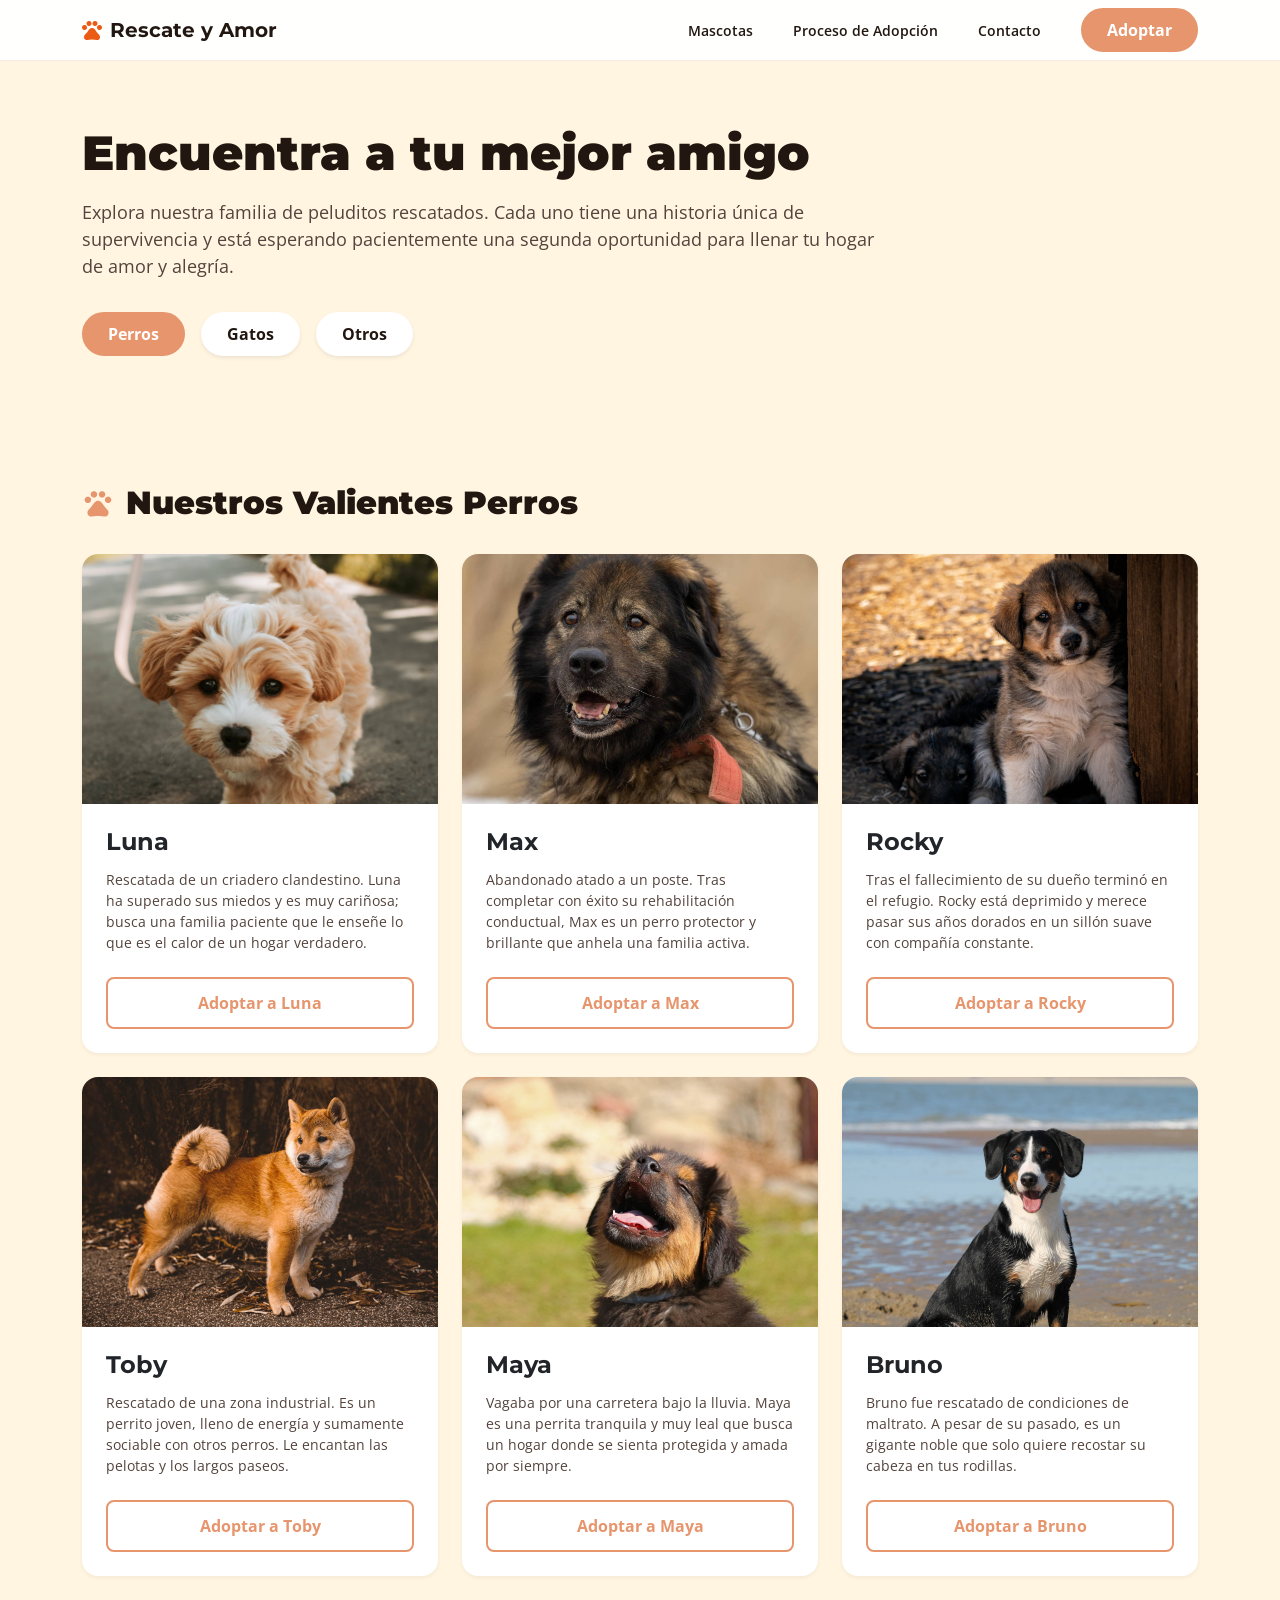
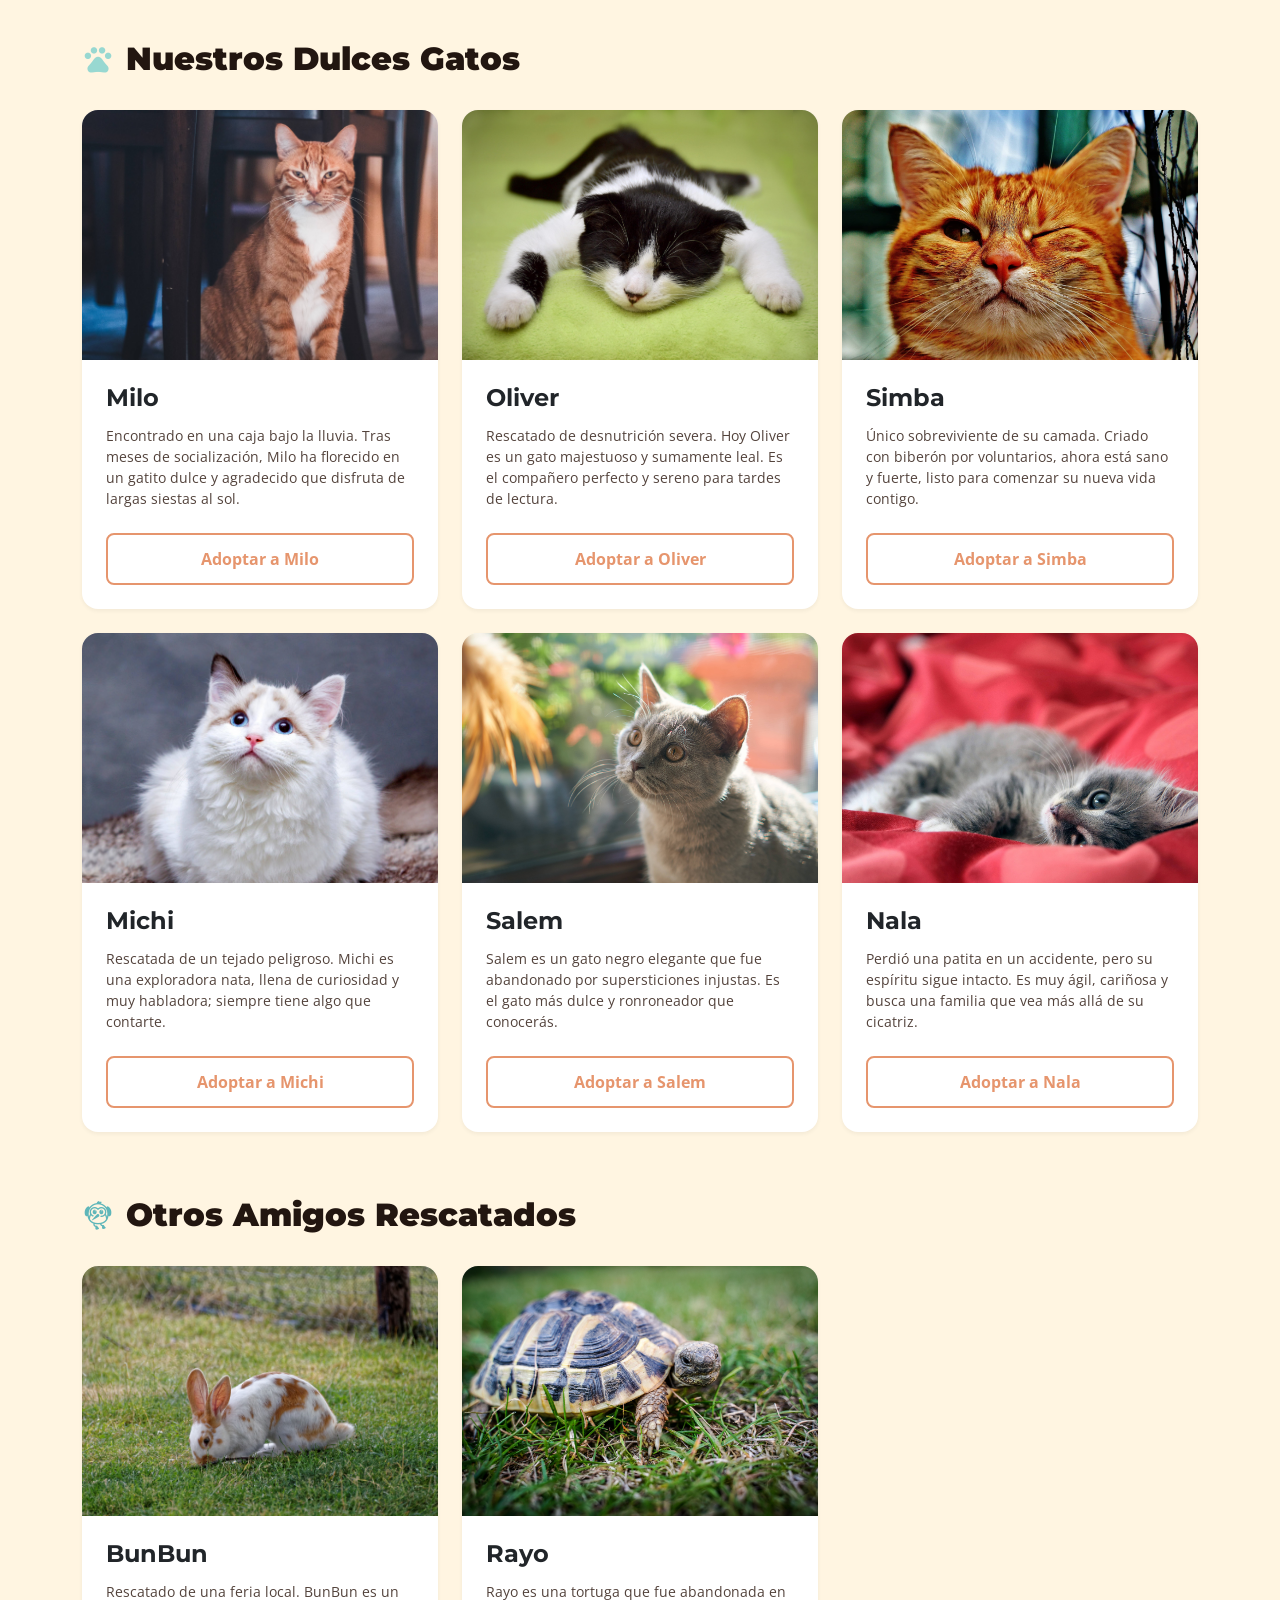
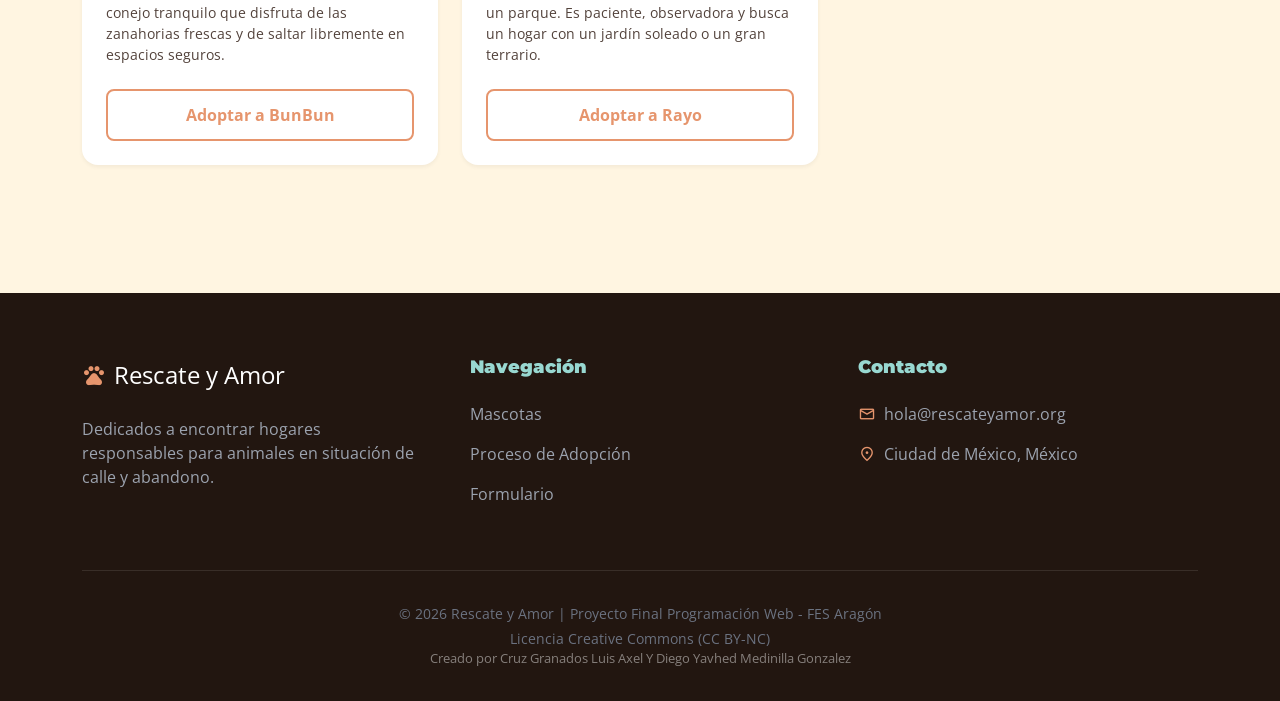
<file: ProyectoWeb-main/views/mascotas.html>
<!DOCTYPE html>
<html lang="es">
<head>
    <meta charset="utf-8">
    <meta content="width=device-width, initial-scale=1.0" name="viewport">
    <title>Mascotas - Rescate y Amor</title>
    
    <!-- Fuentes de Google -->
    <link rel="preconnect" href="https://fonts.googleapis.com">
    <link rel="preconnect" href="https://fonts.gstatic.com" crossorigin>
    <link href="https://fonts.googleapis.com/css2?family=Montserrat:wght@700;900&family=Open+Sans:wght@400;500;600;700&display=swap" rel="stylesheet">
    <link href="https://fonts.googleapis.com/css2?family=Material+Symbols+Outlined:wght,FILL@100..700,0..1&display=swap" rel="stylesheet">
    
    <!-- CSS de Bootstrap -->
    <link href="https://cdn.jsdelivr.net/npm/bootstrap@5.3.2/dist/css/bootstrap.min.css" rel="stylesheet">
    
    <!-- CSS personalizado -->
    <link href="../assests/css/mascotas_styles.css" rel="stylesheet">
</head>
<body>

    <header role="banner" aria-label="Encabezado - Mascotas">
    <!-- Barra de navegación fija -->
    <nav class="navbar navbar-expand-md sticky-top px-3">
        <div class="container-xl">
            <a class="navbar-brand fw-bold d-flex align-items-center gap-2" href="../index.html">
                <img src="../assests/imagenes/icon.png" width="20px" alt="icono de pagina">
                Rescate y Amor
            </a>
            
            <button class="navbar-toggler border-0" type="button" data-bs-toggle="collapse" data-bs-target="#navbarNav" aria-controls="navbarNav" aria-expanded="false" aria-label="Toggle navigation">
                <span class="material-symbols-outlined">menu</span>
            </button>
            
            <div class="collapse navbar-collapse justify-content-end" id="navbarNav">
                <ul class="navbar-nav align-items-center gap-2 gap-md-4">
                    <li class="nav-item">
                        <a class="nav-link" href="#perros">Mascotas</a>
                    </li>
                    <li class="nav-item">
                        <a class="nav-link" href="./proceso.html">Proceso de Adopción</a>
                    </li>
                    <li class="nav-item">
                        <a class="nav-link" href="./nosotros.html">Contacto</a>
                    </li>
                    <li class="nav-item mt-2 mt-md-0 ms-md-2">
                        <a href="formulario.html" class="btn btn-primary-custom text-decoration-none">Adoptar</a>
                    </li>
                </ul>
            </div>
        </div>
    </nav>
    </header>

    <!-- Contenido principal -->
    <main class="container-xl" role="main" aria-label="Contenido principal - Mascotas">
        
        <!-- mascotas y anclas de navegación -->
        <section class="hero-section">
            <h1 class="hero-title">Encuentra a tu mejor amigo</h1>
            <p class="hero-text">Explora nuestra familia de peluditos rescatados. Cada uno tiene una historia única de supervivencia y está esperando pacientemente una segunda oportunidad para llenar tu hogar de amor y alegría.</p>
            
            <div class="d-flex flex-wrap gap-3 mt-4">
                <a href="#perros" class="btn btn-primary-custom text-decoration-none">Perros</a>
                <a href="#gatos" class="btn btn-outline-custom text-decoration-none">Gatos</a>
                <a href="#otros" class="btn btn-outline-custom text-decoration-none">Otros</a>
            </div>
        </section>

        <!-- Sección: Perros -->
        <section id="perros" class="mb-5">
            <div class="section-title-wrapper">
                <span class="material-symbols-outlined icon-primary fs-2">pets</span>
                <h2>Nuestros Valientes Perros</h2>
            </div>
            
            <div class="row g-4">
                <!-- Tarjeta perro 1 -->
                <div class="col-md-6 col-lg-4">
                    <article class="card animal-card">
                        <div class="card-img-wrapper">
                            <img src="../assests/imagenes/dog/melissa197-dog-8781844.jpg" alt="Foto de Luna">
                        </div>
                        <div class="card-body">
                            <h3 class="card-title h4">Luna</h3>
                            <p class="card-text">Rescatada de un criadero clandestino. Luna ha superado sus miedos y es muy cariñosa; busca una familia paciente que le enseñe lo que es el calor de un hogar verdadero.</p>
                            <a href="formulario.html" class="btn-adopt-card">Adoptar a Luna</a>
                        </div>
                    </article>
                </div>
                <!-- Tarjeta perro 2 -->
                <div class="col-md-6 col-lg-4">
                    <article class="card animal-card">
                        <div class="card-img-wrapper">
                            <img src="../assests/imagenes/dog/furry_portraits-dog-7770426_1920.jpg" alt="Foto de Max">
                        </div>
                        <div class="card-body">
                            <h3 class="card-title h4">Max</h3>
                            <p class="card-text">Abandonado atado a un poste. Tras completar con éxito su rehabilitación conductual, Max es un perro protector y brillante que anhela una familia activa.</p>
                            <a href="formulario.html" class="btn-adopt-card">Adoptar a Max</a>
                        </div>
                    </article>
                </div>
                <!-- Tarjeta perro 3 -->
                <div class="col-md-6 col-lg-4">
                    <article class="card animal-card">
                        <div class="card-img-wrapper">
                            <img src="../assests/imagenes/dog/gumikutya-pet-10072659.jpg" alt="Foto de Rocky">
                        </div>
                        <div class="card-body">
                            <h3 class="card-title h4">Rocky</h3>
                            <p class="card-text">Tras el fallecimiento de su dueño terminó en el refugio. Rocky está deprimido y merece pasar sus años dorados en un sillón suave con compañía constante.</p>
                            <a href="formulario.html" class="btn-adopt-card">Adoptar a Rocky</a>
                        </div>
                    </article>
                </div>
                <!-- Tarjeta perro 4 -->
                <div class="col-md-6 col-lg-4">
                    <article class="card animal-card">
                        <div class="card-img-wrapper">
                            <img src="../assests/imagenes/dog/matyasvargaphoto-animal-6845972.jpg" alt="Foto de Toby">
                        </div>
                        <div class="card-body">
                            <h3 class="card-title h4">Toby</h3>
                            <p class="card-text">Rescatado de una zona industrial. Es un perrito joven, lleno de energía y sumamente sociable con otros perros. Le encantan las pelotas y los largos paseos.</p>
                            <a href="formulario.html" class="btn-adopt-card">Adoptar a Toby</a>
                        </div>
                    </article>
                </div>
                <!-- Tarjeta perro 5 -->
                <div class="col-md-6 col-lg-4">
                    <article class="card animal-card">
                        <div class="card-img-wrapper">
                            <img src="../assests/imagenes/dog/katerinavulcova-animal-4085255.jpg" alt="Foto de Maya">
                        </div>
                        <div class="card-body">
                            <h3 class="card-title h4">Maya</h3>
                            <p class="card-text">Vagaba por una carretera bajo la lluvia. Maya es una perrita tranquila y muy leal que busca un hogar donde se sienta protegida y amada por siempre.</p>
                            <a href="formulario.html" class="btn-adopt-card">Adoptar a Maya</a>
                        </div>
                    </article>
                </div>
                <!-- Tarjeta perro 6 -->
                <div class="col-md-6 col-lg-4">
                    <article class="card animal-card">
                        <div class="card-img-wrapper">
                            <img src="../assests/imagenes/dog/katrinbechtel-dog-7956828.jpg" alt="Foto de Bruno">
                        </div>
                        <div class="card-body">
                            <h3 class="card-title h4">Bruno</h3>
                            <p class="card-text">Bruno fue rescatado de condiciones de maltrato. A pesar de su pasado, es un gigante noble que solo quiere recostar su cabeza en tus rodillas.</p>
                            <a href="formulario.html" class="btn-adopt-card">Adoptar a Bruno</a>
                        </div>
                    </article>
                </div>
            </div>
        </section>

        <!-- Sección: Gatos -->
        <section id="gatos" class="mb-5">
            <div class="section-title-wrapper">
                <span class="material-symbols-outlined icon-secondary fs-2">pets</span>
                <h2>Nuestros Dulces Gatos</h2>
            </div>
            
            <div class="row g-4">
                <!-- Tarjeta gato 1 -->
                <div class="col-md-6 col-lg-4">
                    <article class="card animal-card">
                        <div class="card-img-wrapper">
                            <img src="../assests/imagenes/cat/karlee-j-photography-cat-8436843.jpg" alt="Foto de Milo">
                        </div>
                        <div class="card-body">
                            <h3 class="card-title h4">Milo</h3>
                            <p class="card-text">Encontrado en una caja bajo la lluvia. Tras meses de socialización, Milo ha florecido en un gatito dulce y agradecido que disfruta de largas siestas al sol.</p>
                            <a href="formulario.html" class="btn-adopt-card">Adoptar a Milo</a>
                        </div>
                    </article>
                </div>
                <!-- Tarjeta gato 2 -->
                <div class="col-md-6 col-lg-4">
                    <article class="card animal-card">
                        <div class="card-img-wrapper">
                            <img src="../assests/imagenes/cat/katya-guseva0-cat-2605502_1920.jpg" alt="Foto de Oliver">
                        </div>
                        <div class="card-body">
                            <h3 class="card-title h4">Oliver</h3>
                            <p class="card-text">Rescatado de desnutrición severa. Hoy Oliver es un gato majestuoso y sumamente leal. Es el compañero perfecto y sereno para tardes de lectura.</p>
                            <a href="formulario.html" class="btn-adopt-card">Adoptar a Oliver</a>
                        </div>
                    </article>
                </div>
                <!-- Tarjeta gato 3 -->
                <div class="col-md-6 col-lg-4">
                    <article class="card animal-card">
                        <div class="card-img-wrapper">
                            <img src="../assests/imagenes/cat/alexas_fotos-cat-1333926.jpg" alt="Foto de Simba">
                        </div>
                        <div class="card-body">
                            <h3 class="card-title h4">Simba</h3>
                            <p class="card-text">Único sobreviviente de su camada. Criado con biberón por voluntarios, ahora está sano y fuerte, listo para comenzar su nueva vida contigo.</p>
                            <a href="formulario.html" class="btn-adopt-card">Adoptar a Simba</a>
                        </div>
                    </article>
                </div>
                <!-- Tarjeta gato 4 -->
                <div class="col-md-6 col-lg-4">
                    <article class="card animal-card">
                        <div class="card-img-wrapper">
                            <img src="../assests/imagenes/cat/vlaaitje-cats-8096304.jpg" alt="Foto de Michi">
                        </div>
                        <div class="card-body">
                            <h3 class="card-title h4">Michi</h3>
                            <p class="card-text">Rescatada de un tejado peligroso. Michi es una exploradora nata, llena de curiosidad y muy habladora; siempre tiene algo que contarte.</p>
                            <a href="formulario.html" class="btn-adopt-card">Adoptar a Michi</a>
                        </div>
                    </article>
                </div>
                <!-- Tarjeta gato 5 -->
                <div class="col-md-6 col-lg-4">
                    <article class="card animal-card">
                        <div class="card-img-wrapper">
                            <img src="../assests/imagenes/cat/distelapparath-animal-4436152.jpg" alt="Foto de Salem">
                        </div>
                        <div class="card-body">
                            <h3 class="card-title h4">Salem</h3>
                            <p class="card-text">Salem es un gato negro elegante que fue abandonado por supersticiones injustas. Es el gato más dulce y ronroneador que conocerás.</p>
                            <a href="formulario.html" class="btn-adopt-card">Adoptar a Salem</a>
                        </div>
                    </article>
                </div>
                <!-- Tarjeta gato 6 -->
                <div class="col-md-6 col-lg-4">
                    <article class="card animal-card">
                        <div class="card-img-wrapper">
                            <img src="../assests/imagenes/cat/patmot-cat-7211080.jpg" alt="Foto de Nala">
                        </div>
                        <div class="card-body">
                            <h3 class="card-title h4">Nala</h3>
                            <p class="card-text">Perdió una patita en un accidente, pero su espíritu sigue intacto. Es muy ágil, cariñosa y busca una familia que vea más allá de su cicatriz.</p>
                            <a href="formulario.html" class="btn-adopt-card">Adoptar a Nala</a>
                        </div>
                    </article>
                </div>
            </div>
        </section>

        <!-- Sección: Otros -->
        <section id="otros" class="mb-5 pb-5">
            <div class="section-title-wrapper">
                <span class="material-symbols-outlined icon-tertiary fs-2">flutter_dash</span>
                <h2>Otros Amigos Rescatados</h2>
            </div>
            
            <div class="row g-4">
                <!-- Tarjeta otro 1 -->
                <div class="col-md-6 col-lg-4">
                    <article class="card animal-card">
                        <div class="card-img-wrapper">
                            <img src="../assests/imagenes/others/bru-no-rabbit-839297.jpg" alt="Foto de BunBun">
                        </div>
                        <div class="card-body">
                            <h3 class="card-title h4">BunBun</h3>
                            <p class="card-text">Rescatado de una feria local. BunBun es un conejo tranquilo que disfruta de las zanahorias frescas y de saltar libremente en espacios seguros.</p>
                            <a href="formulario.html" class="btn-adopt-card">Adoptar a BunBun</a>
                        </div>
                    </article>
                </div>
                <!-- Tarjeta otro 2 -->
                <div class="col-md-6 col-lg-4">
                    <article class="card animal-card">
                        <div class="card-img-wrapper">
                            <img src="../assests/imagenes/others/em80-tortoise-3691200.jpg" alt="Foto de Rayo">
                        </div>
                        <div class="card-body">
                            <h3 class="card-title h4">Rayo</h3>
                            <p class="card-text">Rayo es una tortuga que fue abandonada en un parque. Es paciente, observadora y busca un hogar con un jardín soleado o un gran terrario.</p>
                            <a href="formulario.html" class="btn-adopt-card">Adoptar a Rayo</a>
                        </div>
                    </article>
                </div>
            </div>
        </section>

    </main>

    <!-- Pie de página -->
    <footer id="contacto" role="contentinfo" aria-label="Pie de página - Contacto">
        <div class="container-xl">
            <div class="row g-5 mb-4">
                <div class="col-md-4">
                    <div class="d-flex align-items-center gap-2 mb-4">
                        <span class="material-symbols-outlined" style="color: var(--primary-color);">pets</span>
                        <span class="fs-4 fw-black font-montserrat">Rescate y Amor</span>
                    </div>
                    <p style="color: #9ca3af;">Dedicados a encontrar hogares responsables para animales en situación de calle y abandono.</p>
                </div>
                
                <div class="col-md-4">
                    <h4>Navegación</h4>
                    <ul>
                        <li><a href="#perros">Mascotas</a></li>
                        <li><a href="./proceso.html">Proceso de Adopción</a></li>
                        <li><a href="./formulario.html">Formulario</a></li>
                    </ul>
                </div>
                
                <div class="col-md-4">
                    <h4>Contacto</h4>
                    <ul class="d-flex flex-column gap-3">
                        <li class="d-flex align-items-center gap-2 mb-0">
                            <span class="material-symbols-outlined" style="color: var(--primary-color); font-size: 18px;">mail</span>
                            hola@rescateyamor.org
                        </li>
                        <li class="d-flex align-items-center gap-2 mb-0">
                            <span class="material-symbols-outlined" style="color: var(--primary-color); font-size: 18px;">location_on</span>
                            Ciudad de México, México
                        </li>
                    </ul>
                </div>
            </div>
            
            <div class="footer-bottom">
                <p class="mb-1">© 2026 Rescate y Amor | Proyecto Final Programación Web - FES Aragón</p>
                <p class="mb-0">Licencia Creative Commons (CC BY-NC)</p>
                <p class="footer-credit mb-0">Creado por Cruz Granados Luis Axel Y Diego Yavhed Medinilla Gonzalez</p>
            </div>
        </div>
    </footer>

    <!-- Bootstrap JS -->
    <script src="https://cdn.jsdelivr.net/npm/bootstrap@5.3.2/dist/js/bootstrap.bundle.min.js"></script>
</body>
</html>
</file>
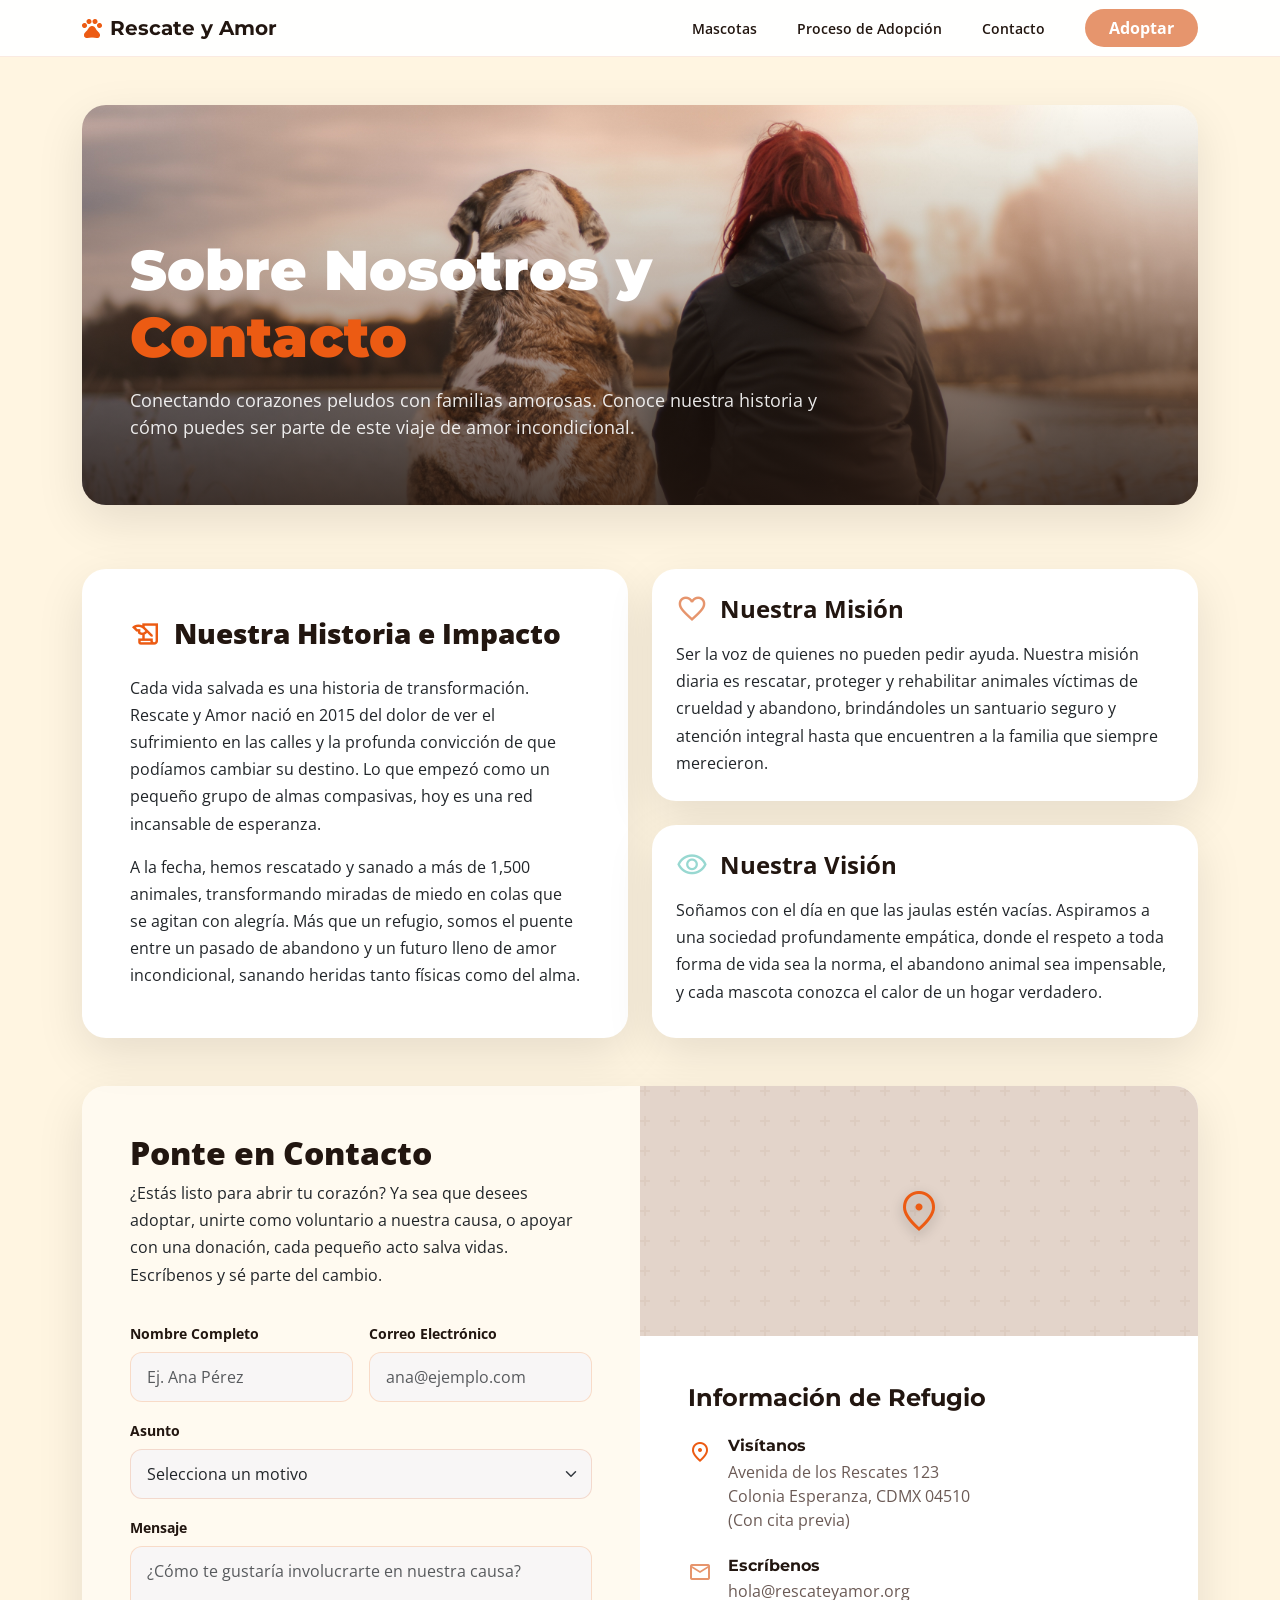
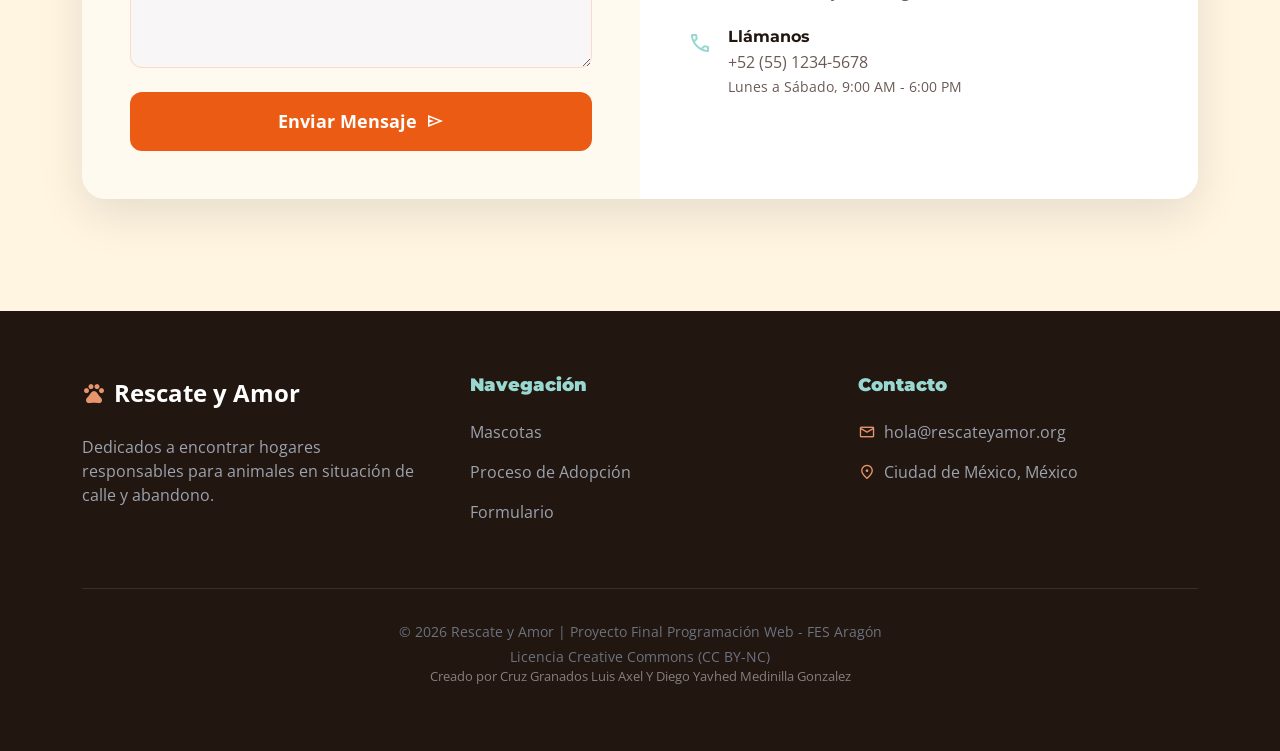
<file: ProyectoWeb-main/views/nosotros.html>
<!DOCTYPE html>
<html lang="es">
<head>
    <meta charset="utf-8">
    <meta content="width=device-width, initial-scale=1.0" name="viewport">
    <title>Contacto - Rescate y Amor</title>
    
    <!-- Fuentes de Google -->
    <link rel="preconnect" href="https://fonts.googleapis.com">
    <link rel="preconnect" href="https://fonts.gstatic.com" crossorigin>
    <link href="https://fonts.googleapis.com/css2?family=Montserrat:wght@700;900&family=Open+Sans:wght@400;500;600;700&display=swap" rel="stylesheet">
    <link href="https://fonts.googleapis.com/css2?family=Material+Symbols+Outlined:wght,FILL@100..700,0..1&display=swap" rel="stylesheet">
    
    <!-- CSS de Bootstrap -->
    <link href="https://cdn.jsdelivr.net/npm/bootstrap@5.3.2/dist/css/bootstrap.min.css" rel="stylesheet">
    
    <!-- CSS personalizado -->
    <link href="../assests/css/nosotros_styles.css" rel="stylesheet">
</head>
<body>

    <header role="banner" aria-label="Encabezado - Nosotros">
    <!-- Barra de navegación fija -->
    <nav class="navbar navbar-expand-md sticky-top px-3">
        <div class="container-xl">
            <a class="navbar-brand fw-bold d-flex align-items-center gap-2" href="../index.html">
                <img src="../assests/imagenes/icon.png" width="20" alt="icono de pagina">
                Rescate y Amor
            </a>

            <button class="navbar-toggler border-0" type="button" data-bs-toggle="collapse" data-bs-target="#navbarNav" aria-controls="navbarNav" aria-expanded="false" aria-label="Toggle navigation">
                <span class="material-symbols-outlined">menu</span>
            </button>

            <div class="collapse navbar-collapse justify-content-end" id="navbarNav">
                <ul class="navbar-nav align-items-center gap-2 gap-md-4">
                    <li class="nav-item">
                        <a class="nav-link" href="../index.html#mascotas">Mascotas</a>
                    </li>
                    <li class="nav-item">
                        <a class="nav-link" href="proceso.html">Proceso de Adopción</a>
                    </li>
                    <li class="nav-item">
                        <a class="nav-link" href="#contacto">Contacto</a>
                    </li>
                    <li class="nav-item mt-2 mt-md-0 ms-md-2">
                        <a href="formulario.html" class="btn-adoptar">Adoptar</a>
                    </li>
                </ul>
            </div>
        </div>
    </nav>
    </header>

    <!-- Contenido principal -->
    <main class="container-xl py-5" role="main" aria-label="Contenido principal - Nosotros">
        
        <!-- imagen header -->
        <section class="hero-about">
            <div class="hero-bg">
                <img src="../assests/imagenes/seaq68-happy-holidays-3042751.jpg">
                <div class="hero-overlay"></div>
            </div>
            <div class="hero-content">
                <h1 class="hero-title display-4">Sobre Nosotros y <span class="text-primary-icon">Contacto</span></h1>
                <p class="hero-text">Conectando corazones peludos con familias amorosas. Conoce nuestra historia y cómo puedes ser parte de este viaje de amor incondicional.</p>
            </div>
        </section>

        <!-- Cuadrícula de historia, misión y visión -->
        <section class="row g-4 mb-5">
            <!-- Historia -->
            <div class="col-lg-6">
                <div class="info-card">
                    <h2 class="section-title h3">
                        <span class="material-symbols-outlined text-primary-icon fs-2">history_edu</span>
                        Nuestra Historia e Impacto
                    </h2>
                    <p class="text-body mb-3">
                        Cada vida salvada es una historia de transformación. Rescate y Amor nació en 2015 del dolor de ver el sufrimiento en las calles y la profunda convicción de que podíamos cambiar su destino. Lo que empezó como un pequeño grupo de almas compasivas, hoy es una red incansable de esperanza.
                    </p>
                    <p class="text-body mb-0">
                        A la fecha, hemos rescatado y sanado a más de 1,500 animales, transformando miradas de miedo en colas que se agitan con alegría. Más que un refugio, somos el puente entre un pasado de abandono y un futuro lleno de amor incondicional, sanando heridas tanto físicas como del alma.
                    </p>
                </div>
            </div>

            <!-- Misión y visión -->
            <div class="col-lg-6 d-flex flex-column gap-4">
                <div class="info-card p-4">
                    <h3 class="section-subtitle h4">
                        <span class="material-symbols-outlined text-accent-warm-icon fs-2">favorite</span>
                        Nuestra Misión
                    </h3>
                    <p class="text-body mb-0">
                        Ser la voz de quienes no pueden pedir ayuda. Nuestra misión diaria es rescatar, proteger y rehabilitar animales víctimas de crueldad y abandono, brindándoles un santuario seguro y atención integral hasta que encuentren a la familia que siempre merecieron.
                    </p>
                </div>
                
                <div class="info-card p-4">
                    <h3 class="section-subtitle h4">
                        <span class="material-symbols-outlined text-accent-mint-icon fs-2">visibility</span>
                        Nuestra Visión
                    </h3>
                    <p class="text-body mb-0">
                        Soñamos con el día en que las jaulas estén vacías. Aspiramos a una sociedad profundamente empática, donde el respeto a toda forma de vida sea la norma, el abandono animal sea impensable, y cada mascota conozca el calor de un hogar verdadero.
                    </p>
                </div>
            </div>
        </section>

        <!-- Sección de contacto -->
        <section id="contacto" class="contact-wrapper row g-0">
            <!-- Formulario de contacto -->
            <div class="col-lg-6 form-area">
                <h2 class="section-title h2 mb-2">Ponte en Contacto</h2>
                <p class="text-body mb-4 pb-2">¿Estás listo para abrir tu corazón? Ya sea que desees adoptar, unirte como voluntario a nuestra causa, o apoyar con una donación, cada pequeño acto salva vidas. Escríbenos y sé parte del cambio.</p>
                
                <form>
                    <div class="row g-3 mb-3">
                        <div class="col-md-6">
                            <label for="nombre" class="form-label">Nombre Completo</label>
                            <input type="text" class="form-control" id="nombre" placeholder="Ej. Ana Pérez">
                        </div>
                        <div class="col-md-6">
                            <label for="email" class="form-label">Correo Electrónico</label>
                            <input type="email" class="form-control" id="email" placeholder="ana@ejemplo.com">
                        </div>
                    </div>
                    
                    <div class="mb-3">
                        <label for="asunto" class="form-label">Asunto</label>
                        <select class="form-select" id="asunto">
                            <option selected disabled>Selecciona un motivo</option>
                            <option value="adopcion">Quiero Cambiar una Vida (Adopción)</option>
                            <option value="voluntariado">Quiero Ayudar (Voluntariado)</option>
                            <option value="donacion">Quiero Apoyar (Donaciones)</option>
                            <option value="otro">Otro</option>
                        </select>
                    </div>
                    
                    <div class="mb-4">
                        <label for="mensaje" class="form-label">Mensaje</label>
                        <textarea class="form-control" id="mensaje" rows="4" placeholder="¿Cómo te gustaría involucrarte en nuestra causa?"></textarea>
                    </div>
                    
                    <button type="submit" class="btn-submit">
                        Enviar Mensaje
                        <span class="material-symbols-outlined fs-5">send</span>
                    </button>
                </form>
            </div>

            <!-- Información y mapa -->
            <div class="col-lg-6 d-flex flex-column">
                <!-- Mapa simulado -->
                <div class="map-area">
                    <div class="w-100 h-100" style="background-color: #e5e3df; background-image: url('data:image/svg+xml,%3Csvg width=\'60\' height=\'60\' viewBox=\'0 0 60 60\' xmlns=\'http://www.w3.org/2000/svg\'%3E%3Cg fill=\'none\' fill-rule=\'evenodd\'%3E%3Cg fill=\'%23d6d0c4\' fill-opacity=\'0.4\'%3E%3Cpath d=\'M36 34v-4h-2v4h-4v2h4v4h2v-4h4v-2h-4zm0-30V0h-2v4h-4v2h4v4h2V6h4V4h-4zM6 34v-4H4v4H0v2h4v4h2v-4h4v-2H6zM6 4V0H4v4H0v2h4v4h2V6h4V4H6z\'/%3E%3C/g%3E%3C/g%3E%3C/svg%3E');"></div>
                    <div class="map-overlay"></div>
                    <div class="map-marker">
                        <span class="material-symbols-outlined" style="font-size: 3rem;">location_on</span>
                    </div>
                </div>
                
                <!-- Información de contacto -->
                <div class="contact-info-area flex-grow-1 bg-white">
                    <h3 class="h4 fw-bold mb-4">Información de Refugio</h3>
                    
                    <div class="info-item">
                        <span class="material-symbols-outlined text-primary-icon mt-1">location_on</span>
                        <div class="info-item-content">
                            <h4>Visítanos</h4>
                            <p>Avenida de los Rescates 123<br>Colonia Esperanza, CDMX 04510<br>(Con cita previa)</p>
                        </div>
                    </div>
                    
                    <div class="info-item">
                        <span class="material-symbols-outlined text-accent-warm-icon mt-1">mail</span>
                        <div class="info-item-content">
                            <h4>Escríbenos</h4>
                            <p>hola@rescateyamor.org</p>
                        </div>
                    </div>
                    
                    <div class="info-item">
                        <span class="material-symbols-outlined text-accent-mint-icon mt-1">call</span>
                        <div class="info-item-content">
                            <h4>Llámanos</h4>
                            <p>+52 (55) 1234-5678<br><small>Lunes a Sábado, 9:00 AM - 6:00 PM</small></p>
                        </div>
                    </div>
                </div>
            </div>
        </section>

    </main>

    <!-- Pie de página -->
    <footer id="contacto_footer" role="contentinfo" aria-label="Pie de página - Contacto">
        <div class="container-xl">
            <div class="row g-5 mb-5">
                <div class="col-md-4">
                    <div class="d-flex align-items-center gap-2 mb-4">
                        <span class="material-symbols-outlined" style="color: var(--accent-warm);">pets</span>
                        <span class="fs-4 fw-bold">Rescate y Amor</span>
                    </div>
                    <p style="color: #9ca3af;">Dedicados a encontrar hogares responsables para animales en situación de calle y abandono.</p>
                </div>
                
                <div class="col-md-4">
                    <h4>Navegación</h4>
                    <ul>
                        <li><a href="./mascotas.html">Mascotas</a></li>
                        <li><a href="./proceso.html">Proceso de Adopción</a></li>
                        <li><a href="./formulario.html">Formulario</a></li>
                    </ul>
                </div>
                
                <div class="col-md-4">
                    <h4>Contacto</h4>
                    <ul class="d-flex flex-column gap-3">
                        <li class="d-flex align-items-center gap-2 mb-0">
                            <span class="material-symbols-outlined" style="color: var(--accent-warm); font-size: 18px;">mail</span>
                            hola@rescateyamor.org
                        </li>
                        <li class="d-flex align-items-center gap-2 mb-0">
                            <span class="material-symbols-outlined" style="color: var(--accent-warm); font-size: 18px;">location_on</span>
                            Ciudad de México, México
                        </li>
                    </ul>
                </div>
            </div>
            
            <div class="footer-bottom">
                <p class="mb-1">© 2026 Rescate y Amor | Proyecto Final Programación Web - FES Aragón</p>
                <p class="mb-0">Licencia Creative Commons (CC BY-NC)</p>
                <p class="footer-credit mb-0">Creado por Cruz Granados Luis Axel Y Diego Yavhed Medinilla Gonzalez</p>
            </div>
        </div>
    </footer>

    <!-- Bootstrap JS -->
    <script src="https://cdn.jsdelivr.net/npm/bootstrap@5.3.2/dist/js/bootstrap.bundle.min.js"></script>
</body>
</html>
</file>
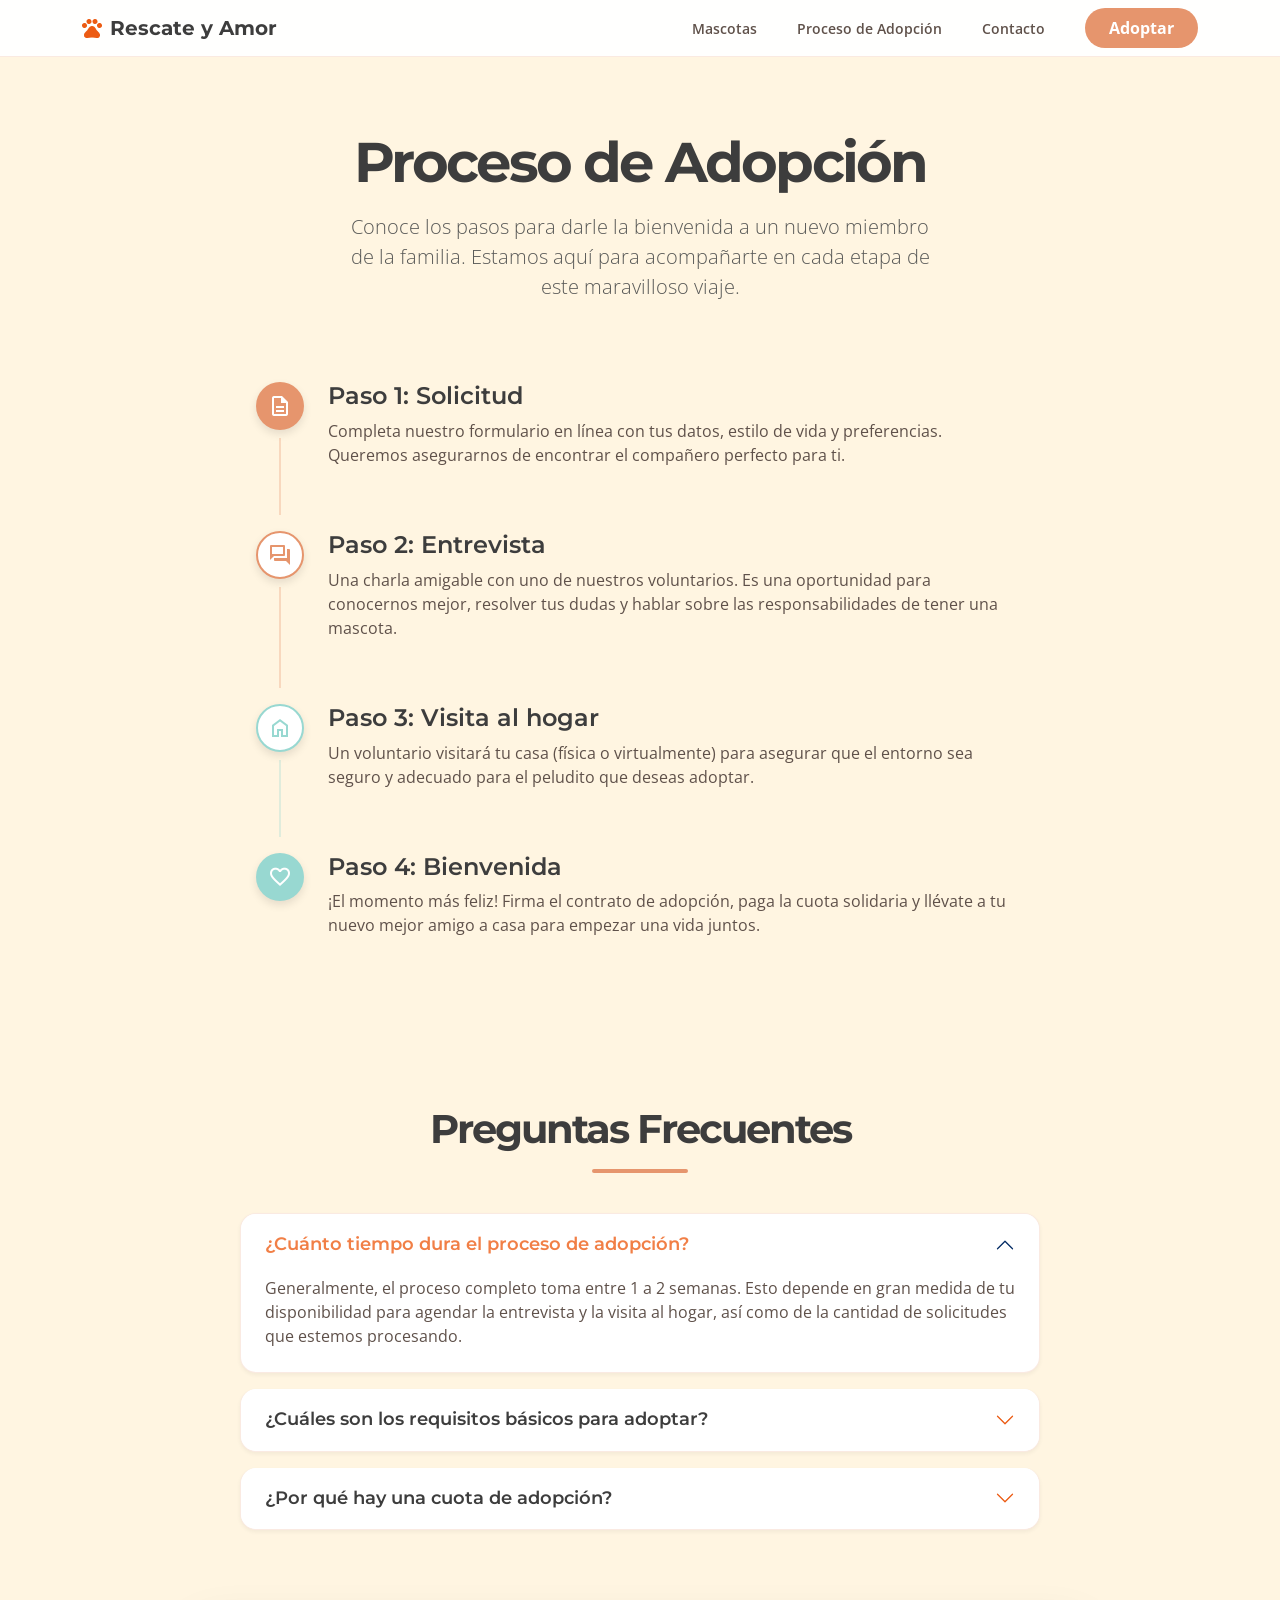
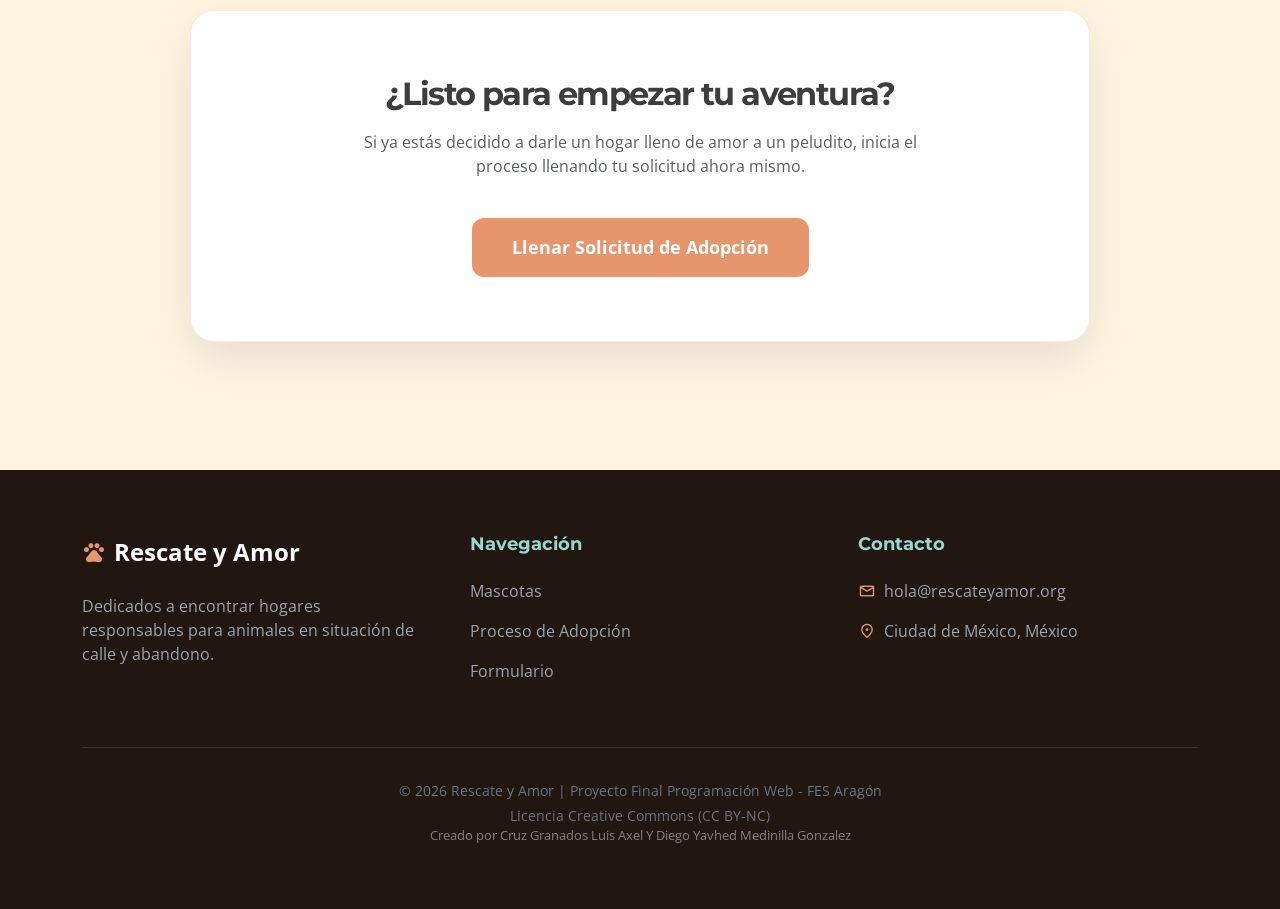
<file: ProyectoWeb-main/views/proceso.html>
<!DOCTYPE html>
<html lang="es">
<head>
    <meta charset="utf-8">
    <meta content="width=device-width, initial-scale=1.0" name="viewport">
    <title>Proceso de Adopción - Rescate y Amor</title>
    
    <!-- Fuentes de Google -->
    <link rel="preconnect" href="https://fonts.googleapis.com">
    <link rel="preconnect" href="https://fonts.gstatic.com" crossorigin>
    <link href="https://fonts.googleapis.com/css2?family=Montserrat:wght@700;900&family=Open+Sans:wght@400;500;600;700&display=swap" rel="stylesheet">
    <link href="https://fonts.googleapis.com/css2?family=Material+Symbols+Outlined:wght,FILL@100..700,0..1&display=swap" rel="stylesheet">
    
    <!-- CSS de Bootstrap -->
    <link href="https://cdn.jsdelivr.net/npm/bootstrap@5.3.2/dist/css/bootstrap.min.css" rel="stylesheet">
    
    <!-- CSS personalizado -->
    <link href="../assests/css/proceso_styles.css" rel="stylesheet">
</head>
<body>

    <header role="banner" aria-label="Encabezado - Proceso">
    <!-- Barra de navegación fija -->
    <nav class="navbar navbar-expand-md sticky-top px-3">
        <div class="container-xl">
            <a class="navbar-brand fw-bold d-flex align-items-center gap-2" href="../index.html">
                <img src="../assests/imagenes/icon.png" width="20px" alt="Icono de la página">
                Rescate y Amor
            </a>
            
            <button class="navbar-toggler border-0" type="button" data-bs-toggle="collapse" data-bs-target="#navbarNav" aria-controls="navbarNav" aria-expanded="false" aria-label="Toggle navigation">
                <span class="material-symbols-outlined">menu</span>
            </button>
            
            <div class="collapse navbar-collapse justify-content-end" id="navbarNav">
                <ul class="navbar-nav align-items-center gap-2 gap-md-4">
                    <li class="nav-item">
                        <a class="nav-link" href="./mascotas.html">Mascotas</a>
                    </li>
                    <li class="nav-item">
                        <a class="nav-link" href="./proceso.html">Proceso de Adopción</a>
                    </li>
                    <li class="nav-item">
                        <a class="nav-link" href="./nosotros.html">Contacto</a>
                    </li>
                    <li class="nav-item mt-2 mt-md-0 ms-md-2">
                        <a href="formulario.html" class="btn-adoptar text-decoration-none">Adoptar</a>
                    </li>
                </ul>
            </div>
        </div>
    </nav>
    </header>

    <!-- Contenido principal -->
    <main class="container-xl py-5" role="main" aria-label="Contenido principal - Proceso">
        
        <!-- Sección de encabezado -->
        <div class="text-center mb-5 mt-4">
            <h1 class="title-main display-4">Proceso de Adopción</h1>
            <p class="lead text-muted mx-auto" style="max-width: 600px;">Conoce los pasos para darle la bienvenida a un nuevo miembro de la familia. Estamos aquí para acompañarte en cada etapa de este maravilloso viaje.</p>
        </div>

        <!-- Sección de línea de tiempo -->
        <div class="timeline">
            
            <!-- Paso 1 -->
            <div class="timeline-step">
                <div class="timeline-icon-container">
                    <div class="timeline-icon bg-warm">
                        <span class="material-symbols-outlined">description</span>
                    </div>
                    <div class="timeline-line warm"></div>
                </div>
                <div class="timeline-content">
                    <h3 class="h4">Paso 1: Solicitud</h3>
                    <p>Completa nuestro formulario en línea con tus datos, estilo de vida y preferencias. Queremos asegurarnos de encontrar el compañero perfecto para ti.</p>
                </div>
            </div>

            <!-- Paso 2 -->
            <div class="timeline-step">
                <div class="timeline-icon-container">
                    <div class="timeline-icon border-warm">
                        <span class="material-symbols-outlined">forum</span>
                    </div>
                    <div class="timeline-line warm"></div>
                </div>
                <div class="timeline-content">
                    <h3 class="h4">Paso 2: Entrevista</h3>
                    <p>Una charla amigable con uno de nuestros voluntarios. Es una oportunidad para conocernos mejor, resolver tus dudas y hablar sobre las responsabilidades de tener una mascota.</p>
                </div>
            </div>

            <!-- Paso 3 -->
            <div class="timeline-step">
                <div class="timeline-icon-container">
                    <div class="timeline-icon border-mint">
                        <span class="material-symbols-outlined">home</span>
                    </div>
                    <div class="timeline-line mint"></div>
                </div>
                <div class="timeline-content">
                    <h3 class="h4">Paso 3: Visita al hogar</h3>
                    <p>Un voluntario visitará tu casa (física o virtualmente) para asegurar que el entorno sea seguro y adecuado para el peludito que deseas adoptar.</p>
                </div>
            </div>

            <!-- Paso 4 -->
            <div class="timeline-step">
                <div class="timeline-icon-container">
                    <div class="timeline-icon bg-mint">
                        <span class="material-symbols-outlined">favorite</span>
                    </div>
                </div>
                <div class="timeline-content">
                    <h3 class="h4">Paso 4: Bienvenida</h3>
                    <p>¡El momento más feliz! Firma el contrato de adopción, paga la cuota solidaria y llévate a tu nuevo mejor amigo a casa para empezar una vida juntos.</p>
                </div>
            </div>

        </div>

        <!-- Sección de preguntas frecuentes -->
        <div class="mt-5 pt-4">
            <div class="text-center mb-4">
                <h2 class="title-main display-6">Preguntas Frecuentes</h2>
                <div class="title-divider"></div>
            </div>
            
            <div class="faq-container">
                <div class="accordion" id="accordionFAQ">
                    
                    <!-- Pregunta frecuente 1 -->
                    <div class="accordion-item">
                        <h2 class="accordion-header">
                            <button class="accordion-button" type="button" data-bs-toggle="collapse" data-bs-target="#faqOne" aria-expanded="true" aria-controls="faqOne">
                                ¿Cuánto tiempo dura el proceso de adopción?
                            </button>
                        </h2>
                        <div id="faqOne" class="accordion-collapse collapse show" data-bs-parent="#accordionFAQ">
                            <div class="accordion-body">
                                Generalmente, el proceso completo toma entre 1 a 2 semanas. Esto depende en gran medida de tu disponibilidad para agendar la entrevista y la visita al hogar, así como de la cantidad de solicitudes que estemos procesando.
                            </div>
                        </div>
                    </div>

                    <!-- Pregunta frecuente 2 -->
                    <div class="accordion-item">
                        <h2 class="accordion-header">
                            <button class="accordion-button collapsed" type="button" data-bs-toggle="collapse" data-bs-target="#faqTwo" aria-expanded="false" aria-controls="faqTwo">
                                ¿Cuáles son los requisitos básicos para adoptar?
                            </button>
                        </h2>
                        <div id="faqTwo" class="accordion-collapse collapse" data-bs-parent="#accordionFAQ">
                            <div class="accordion-body">
                                Debes ser mayor de edad, contar con una identificación oficial, comprobante de domicilio, estar de acuerdo con las visitas de seguimiento y tener la capacidad económica y de tiempo para brindarle una buena calidad de vida a la mascota.
                            </div>
                        </div>
                    </div>

                    <!-- Pregunta frecuente 3 -->
                    <div class="accordion-item">
                        <h2 class="accordion-header">
                            <button class="accordion-button collapsed" type="button" data-bs-toggle="collapse" data-bs-target="#faqThree" aria-expanded="false" aria-controls="faqThree">
                                ¿Por qué hay una cuota de adopción?
                            </button>
                        </h2>
                        <div id="faqThree" class="accordion-collapse collapse" data-bs-parent="#accordionFAQ">
                            <div class="accordion-body">
                                La cuota de adopción nos ayuda a cubrir parcialmente los gastos veterinarios previos de la mascota (vacunas, desparasitación, esterilización) y nos permite seguir rescatando a más animales en situación de calle.
                            </div>
                        </div>
                    </div>

                </div>
            </div>
        </div>

        <!-- Sección de llamada a la acción -->
        <div class="cta-card">
            <h2 class="title-main mb-3">¿Listo para empezar tu aventura?</h2>
            <p class="text-muted text-lg mx-auto" style="max-width: 600px;">Si ya estás decidido a darle un hogar lleno de amor a un peludito, inicia el proceso llenando tu solicitud ahora mismo.</p>
            <a href="formulario.html" class="btn-cta">Llenar Solicitud de Adopción</a>
        </div>

    </main>

    <!-- Pie de página -->
    <footer id="contacto" role="contentinfo" aria-label="Pie de página - Contacto">
        <div class="container-xl">
            <div class="row g-5 mb-5">
                <div class="col-md-4">
                    <div class="d-flex align-items-center gap-2 mb-4">
                        <span class="material-symbols-outlined" style="color: var(--accent-warm);">pets</span>
                        <span class="fs-4 fw-bold">Rescate y Amor</span>
                    </div>
                    <p style="color: #9ca3af;">Dedicados a encontrar hogares responsables para animales en situación de calle y abandono.</p>
                </div>
                
                <div class="col-md-4">
                    <h4>Navegación</h4>
                    <ul>
                        <li><a href="./mascotas.html">Mascotas</a></li>
                        <li><a href="./proceso.html">Proceso de Adopción</a></li>
                        <li><a href="./formulario.html">Formulario</a></li>
                    </ul>
                </div>
                
                <div class="col-md-4">
                    <h4>Contacto</h4>
                    <ul class="d-flex flex-column gap-3">
                        <li class="d-flex align-items-center gap-2 mb-0">
                            <span class="material-symbols-outlined" style="color: var(--accent-warm); font-size: 18px;">mail</span>
                            hola@rescateyamor.org
                        </li>
                        <li class="d-flex align-items-center gap-2 mb-0">
                            <span class="material-symbols-outlined" style="color: var(--accent-warm); font-size: 18px;">location_on</span>
                            Ciudad de México, México
                        </li>
                    </ul>
                </div>
            </div>
            
            <div class="footer-bottom">
                <p class="mb-1">© 2026 Rescate y Amor | Proyecto Final Programación Web - FES Aragón</p>
                <p class="mb-0">Licencia Creative Commons (CC BY-NC)</p>
                <p class="footer-credit mb-0">Creado por Cruz Granados Luis Axel Y Diego Yavhed Medinilla Gonzalez</p>
            </div>
        </div>
    </footer>

    <!-- Bootstrap JS -->
    <script src="https://cdn.jsdelivr.net/npm/bootstrap@5.3.2/dist/js/bootstrap.bundle.min.js"></script>
</body>
</html>
</file>
<file: assests/css/mystyle.css>
body {
    font-family: 'Open Sans', sans-serif;
    margin: 0;
}


/* Barra de navegacion */

.navbar {
    background-color: rgba(255, 255, 255, 0.75);
    backdrop-filter: blur(8px);
    z-index: 1000;
    box-shadow: 0 2px 10px rgba(0, 0, 0, 0.08);
}

.navbar-collapse {
    align-items: center;
    justify-content: space-between;
}

@media screen and (max-width: 767px) {
    .navbar-brand {
        display: none;
    }
}

.navbar-brand {
    font-size: 1.8rem;
    color: #221610;
}

.nav-link {
    color: #221610;
    font-weight: 500;
}

.btn.boton-adoptar {
    background-color: #E6956D;
    color: white;
    border-radius: 9999px;
    padding: 10px 25px;
    font-weight: 600;
}

.boton-adoptar:hover {
    background-color: #E6956D;
    color: white;
}

/* Hero */

.hero {
    min-height: 750px;
    background-image:
        linear-gradient(rgba(255, 255, 255, 0.45),
            rgba(255, 255, 255, 0.65)),
        url("/assests/imagenes/heroimg.png");
    background-size: cover;
    background-position: center;
}

.hero-contenido {
    max-width: 550px;
}

.hero h1 {
    font-family: 'Montserrat', sans-serif;
    font-weight: 900;
    font-size: 72px;
    line-height: 72px;
    letter-spacing: 0;
    color: #1d0f0b;
}

.hero span {
    color: #EC5B13;
}

.hero p {
    font-family: 'Open Sans', sans-serif;
    font-weight: 400;
    font-size: 20px;
    line-height: 28px;
    letter-spacing: 0;
    color: #4A3A35;
    max-width: 512px;
}

.btn-hero {
    background-color: #E6956D;
    color: white;
    text-decoration: none;
    font-family: 'Open Sans', sans-serif;
    padding: 18px 35px;
    border-radius: 15px;

    font-weight: 700;
    display: inline-block;
}

.btn-hero:hover {
    background-color: #E6956D;
}


/* Mascotas */

.mascotas {
    padding: 80px 24px;
    background-color: #FFF5E1;
    margin: 0 auto;
}

.contenedor-mascotas {
    max-width: 1280px;
    margin: 0 auto;
}

.mascotas h2 {
    text-align: center;
    color: #221610;
    font-family: 'Montserrat', sans-serif;
    font-size: 36px;
    font-weight: 900;
}

.linea {
    width: 90px;
    height: 4px;
    background-color: #E6956D;
    margin: 20px auto 60px;
}

.historia {
    color: #EC5B13;
    font-weight: 600;
}

.boton-adoptarmasc {
    background-color: white;
    border: 2px solid #E6956D;
    color: #E6956D;
    border-radius: 12px;
    padding: 12px;
    font-weight: 700;
    font-size: 16px;
}

.boton-adoptarmasc:hover {
    background-color: #E6956D;
    color: white;
}

/* Alinear los botones 'Adoptar' al fondo de las tarjetas */
.card .card-body {
    display: flex;
    flex-direction: column;
}

.card .card-body .boton-adoptarmasc {
    margin-top: auto;
}

/* Proceso Adopcion */

.proceso {
    background-color: #FFFFFF;
    padding-bottom: 120px;
}

.titulo-proceso {
    font-family: 'Montserrat', sans-serif;
    font-size: 36px;
    color: #221610;
}

.subtitulo-proceso {
    font-size: 20px;

    color: #6b6b6b;
}

.tabla-proceso {
    background-color: white;
    border-radius: 24px;
    overflow: hidden;
}

.tabla-proceso thead th {
    background-color: #98D8D1;
}

.tabla-proceso th {
    color: white;
    padding: 24px;
    font-size: 18px;
    letter-spacing: 1px;
}

.tabla-proceso td {
    padding: 36px 24px;
    font-size: 20px;
    vertical-align: middle;
}

.tabla-proceso .numero-paso {
    color: #f97316;
    font-size: 20px;
}

.boton-proceso {
    background-color: white;
    border: 2px solid #98D8D1;
    color: #98D8D1;
    border-radius: 14px;
    transition: 0.3s;
}

.boton-proceso:hover {
    background-color: #98D8D1;
    color: white;
    border-color: #98D8D1;
}

/* Footer */

.footer {
    background-color: #221610;
    color: #9CA3AF;
}

/* Imágenes de tarjetas: tamaño uniforme */
.card-img-top {
    width: 100%;
    height: 260px;
    object-fit: cover;
    display: block;
}

@media (max-width: 767px) {
    .card-img-top {
        height: 200px;
    }
}

.footer-logo {
    color: white;
    font-family: 'Open Sans', sans-serif;
    font-size: 24px;
    font-weight: 900px;
    line-height: 32px;
}

.footer-titulo {
    color: #98D8D1;
    font-size: 18px;
}

.footer-link {
    text-decoration: none;
    color: #9CA3AF;
    transition: 0.3s;
}

.footer-link:hover {
    color: #98D8D1;
}

.footer-linea {
    border-color: rgba(255, 255, 255, 0.1);
}

.footer-copy {
    color: #9CA3AF;
    font-size: 18px;
}

.footer i {
    color: #E6956D;
}
</file>
<file: ProyectoWeb-main/assests/css/mystyle.css>
/* Paleta y tipografía base */
:root {
    --primary-color: #E6956D;
    --primary-dark: #D17A4F;
    --secondary-color: #98D8D1;
    --tertiary-color: #5EB6B9;
    --neutral-color: #FFF5E1;
    --neutral-soft: #f8f6f6;
    --text-dark: #221610;
    --text-muted: #53433c;
}

body {
    font-family: 'Open Sans', sans-serif;
    margin: 0;
    background-color: var(--neutral-color);
    color: var(--text-dark);
}

h1, h2, h3, h4, h5, h6, .navbar-brand {
    font-family: 'Montserrat', sans-serif;
    font-weight: 900;
}

p, li, .nav-link, .btn-hero, .boton-adoptarmasc, .boton-proceso, .historia {
    font-family: 'Open Sans', sans-serif;
}


/* Barra de navegacion */

.navbar {
    background-color: rgba(255, 255, 255, 0.75);
    backdrop-filter: blur(8px);
    z-index: 1000;
    box-shadow: 0 2px 10px rgba(0, 0, 0, 0.08);
}

.navbar-collapse {
    align-items: center;
    justify-content: space-between;
}

.navbar-brand {
    font-size: 1.25rem;
    color: var(--text-dark);
    font-weight: 900;
}

.nav-link {
    color: var(--text-dark);
    font-weight: 600;
    font-size: 0.875rem;
}

.btn.boton-adoptar {
    background-color: var(--primary-color);
    color: white;
    border-radius: 9999px;
    padding: 10px 25px;
    font-weight: 600;
}

.boton-adoptar:hover {
    background-color: var(--primary-dark);
    color: white;
}

/* Sección de mascotas */

.hero {
    min-height: 750px;
    background-image:
        linear-gradient(rgba(255, 255, 255, 0.45),
            rgba(255, 255, 255, 0.65)),
        url("../imagenes/heroimg.png");
    background-size: cover;
    background-position: center;
}

.hero-contenido {
    max-width: 550px;
}

.hero h1 {
    font-weight: 900;
    font-size: 72px;
    line-height: 72px;
    letter-spacing: 0;
    color: var(--text-dark);
}

.hero span {
    color: var(--primary-color);
}

.hero p {
    font-weight: 400;
    font-size: 20px;
    line-height: 28px;
    letter-spacing: 0;
    color: var(--text-muted);
    max-width: 512px;
}

.btn-hero {
    background-color: var(--primary-color);
    color: white;
    text-decoration: none;
    padding: 18px 35px;
    border-radius: 15px;

    font-weight: 700;
    display: inline-block;
}

.btn-hero:hover {
    background-color: var(--primary-dark);
}


/* Mascotas */

.mascotas {
    padding: 80px 24px;
    background-color: var(--neutral-color);
    margin: 0 auto;
}

.contenedor-mascotas {
    max-width: 1280px;
    margin: 0 auto;
}

.mascotas h2 {
    text-align: center;
    color: var(--text-dark);
    font-size: 36px;
    font-weight: 900;
}

.linea {
    width: 90px;
    height: 4px;
    background-color: var(--primary-color);
    margin: 20px auto 60px;
}

.historia {
    color: var(--primary-color);
    font-weight: 600;
}

/* Animación de tarjetas en portada, igual a la página de mascotas */
.mascotas .card {
    border: none;
    transition: transform 0.3s ease, box-shadow 0.3s ease;
}

.mascotas .card:hover {
    transform: translateY(-5px);
    box-shadow: 0 1rem 2rem rgba(0, 0, 0, 0.1);
}

.mascotas .card-img-top {
    transition: transform 0.5s ease;
}

.mascotas .card:hover .card-img-top {
    transform: scale(1.1);
}

.boton-adoptarmasc {
    background-color: white;
    border: 2px solid var(--primary-color);
    color: var(--primary-color);
    border-radius: 12px;
    padding: 12px;
    font-weight: 700;
    font-size: 16px;
}

.boton-adoptarmasc:hover {
    background-color: var(--primary-color);
    color: white;
}

/* Alinear los botones 'Adoptar' al fondo de las tarjetas */
.card .card-body {
    display: flex;
    flex-direction: column;
}

.card .card-body .boton-adoptarmasc {
    margin-top: auto;
}

/* Proceso Adopcion */

.proceso {
    background-color: #FFFFFF;
    padding-bottom: 120px;
}

.titulo-proceso {
    font-size: 36px;
    color: var(--text-dark);
}

.subtitulo-proceso {
    font-size: 20px;

    color: var(--text-muted);
}

.tabla-proceso {
    background-color: var(--neutral-color);
    border-radius: 24px;
    overflow: hidden;
}

.tabla-proceso thead th {
    background-color: var(--secondary-color);
}

.tabla-proceso th {
    color: white;
    padding: 24px;
    font-size: 18px;
    letter-spacing: 1px;
}

.tabla-proceso td {
    padding: 36px 24px;
    font-size: 20px;
    vertical-align: middle;
}

.tabla-proceso .numero-paso {
    color: var(--primary-color);
    font-size: 20px;
}

.boton-proceso {
    background-color: white;
    border: 2px solid var(--secondary-color);
    color: var(--secondary-color);
    border-radius: 14px;
    transition: 0.3s;
}

.boton-proceso:hover {
    background-color: var(--secondary-color);
    color: white;
    border-color: var(--secondary-color);
}

/* Footer */

.footer {
    background-color: #221610;
    color: #9CA3AF;
}

/* Crédito de creadores en el footer (estilos compartidos) */
.footer-credit {
    color: rgba(255, 255, 255, 0.45);
    font-size: 0.8rem;
    margin: 0;
}

/* Imágenes de tarjetas: tamaño uniforme */
.card-img-top {
    width: 100%;
    height: 260px;
    object-fit: cover;
    display: block;
}

@media (max-width: 767px) {
    .card-img-top {
        height: 200px;
    }
}

.footer-logo {
    color: white;
    font-family: 'Open Sans', sans-serif;
    font-size: 24px;
    font-weight: 900px;
    line-height: 32px;
}

.footer-titulo {
    color: #98D8D1;
    font-size: 18px;
}

.footer-link {
    text-decoration: none;
    color: #9CA3AF;
    transition: 0.3s;
}

.footer-link:hover {
    color: #98D8D1;
}

.footer-linea {
    border-color: rgba(255, 255, 255, 0.1);
}

.footer-copy {
    color: #9CA3AF;
    font-size: 18px;
}

.footer i {
    color: #E6956D;
}
</file>
<file: assests/css/formulario_styles.css>
/* styles.css */
:root {
  --primary-color: #ec5b13;
  --accent-warm: #E6956D;
  --accent-mint: #98D8D1;
  --background-cream: #FFF5E1;
  --background-light: #f8f6f6;
  --background-dark: #221610;
  --text-main: #221610;
  --text-muted: #6b5a55;
}

body {
  font-family: 'Open Sans', sans-serif;
  background-color: var(--background-cream);
  color: var(--text-main);
}

h1, h2, h3, h4, h5, h6, .navbar-brand {
  font-family: 'Montserrat', sans-serif;
  font-weight: 700;
}

/* Navbar */
.navbar {
  background-color: rgba(255, 255, 255, 0.95);
  backdrop-filter: blur(10px);
  border-bottom: 1px solid rgba(230, 149, 109, 0.2);
}

.navbar-brand {
  color: var(--text-main);
  font-weight: 900;
  font-size: 1.25rem;
}

.nav-link {
  color: var(--text-main);
  font-weight: 600;
  font-size: 0.875rem;
  transition: color 0.3s;
}

.nav-link:hover {
  color: var(--primary-color);
}

.btn-adoptar {
  background-color: var(--accent-warm);
  color: white;
  border-radius: 50rem;
  padding: 0.5rem 1.5rem;
  font-weight: 700;
  transition: all 0.3s ease;
  border: none;
}

.btn-adoptar:hover {
  background-color: var(--primary-color);
  color: white;
  transform: scale(1.05);
}

/* Material Icons Alignment */
.material-symbols-outlined {
  vertical-align: middle;
}

.text-primary-icon {
  color: var(--primary-color);
}

/* Form Container */
.form-wrapper {
  padding: 5rem 1.5rem;
}

.form-container {
  background-color: white;
  border-radius: 1.5rem;
  padding: 3rem;
  box-shadow: 0 1rem 3rem rgba(0, 0, 0, 0.1);
  max-width: 800px;
  margin: 0 auto;
}

.section-title {
  color: var(--text-main);
  border-bottom: 1px solid rgba(230, 149, 109, 0.2);
  padding-bottom: 0.5rem;
  margin-bottom: 1.5rem;
  font-size: 1.5rem;
}

/* Form Controls */
.form-label {
  font-weight: 700;
  font-size: 0.875rem;
  color: var(--text-main);
  margin-bottom: 0.5rem;
}

.form-control, .form-select {
  background-color: var(--background-light);
  border: 1px solid rgba(230, 149, 109, 0.3);
  border-radius: 0.75rem;
  padding: 0.75rem 1rem;
}

.form-control:focus, .form-select:focus {
  border-color: var(--primary-color);
  box-shadow: 0 0 0 0.25rem rgba(236, 91, 19, 0.25);
}

.form-check-label {
  font-size: 0.875rem;
  font-weight: 600;
  cursor: pointer;
}

.form-check-input {
  border-color: rgba(230, 149, 109, 0.5);
  cursor: pointer;
}

.form-check-input:checked {
  background-color: var(--primary-color);
  border-color: var(--primary-color);
}

.btn-submit {
  background-color: var(--primary-color);
  color: white;
  border: none;
  border-radius: 0.75rem;
  padding: 1rem;
  font-weight: 700;
  font-size: 1.125rem;
  width: 100%;
  transition: transform 0.2s ease, background-color 0.2s ease;
}

.btn-submit:hover {
  background-color: #d14a0b;
  transform: scale(1.02);
  color: white;
}

/* Footer */
footer {
  background-color: var(--background-dark);
  color: white;
  padding: 4rem 1.5rem;
}

footer h4 {
  color: var(--accent-mint);
  font-size: 1.125rem;
  margin-bottom: 1.5rem;
}

footer ul {
  list-style: none;
  padding: 0;
}

footer ul li {
  margin-bottom: 1rem;
  color: #9ca3af;
}

footer a {
  color: #9ca3af;
  text-decoration: none;
  transition: color 0.3s;
}

footer a:hover {
  color: white;
}

.footer-bottom {
  border-top: 1px solid rgba(255, 255, 255, 0.1);
  padding-top: 2rem;
  margin-top: 3rem;
  text-align: center;
  color: #6b7280;
  font-size: 0.875rem;
}

/* =========================================
   LÓGICA CONDICIONAL PURA CON CSS
   ========================================= */

.hidden-section {
  display: none;
}

/* Mostrar preferencias cuando se selecciona Perro o Gato */
#pet-dog:checked ~ .conditional-preferences,
#pet-cat:checked ~ .conditional-preferences {
  display: block;
  animation: fadeIn 0.4s ease-out forwards;
}

/* Mostrar campo de texto cuando se selecciona Otro */
#pet-other:checked ~ .conditional-other {
  display: block;
  animation: fadeIn 0.4s ease-out forwards;
}

/* Estilos de las etiquetas de selección (Perro, Gato, Otro) */
.pet-selector-btn {
  flex: 1;
  text-align: center;
  padding: 1rem;
  border: 2px solid rgba(230, 149, 109, 0.3);
  border-radius: 0.75rem;
  cursor: pointer;
  background-color: var(--background-light);
  color: var(--text-main);
  font-weight: 700;
  transition: all 0.3s ease;
  min-width: 100px;
}

.pet-selector-btn:hover {
  border-color: var(--primary-color);
  color: var(--primary-color);
  background-color: rgba(236, 91, 19, 0.05);
}

/* Cambio visual en las etiquetas cuando su radio button asociado está marcado */
#pet-dog:checked ~ .pet-selection-wrapper .label-dog,
#pet-cat:checked ~ .pet-selection-wrapper .label-cat,
#pet-other:checked ~ .pet-selection-wrapper .label-other {
  background-color: var(--primary-color);
  color: white;
  border-color: var(--primary-color);
  box-shadow: 0 4px 12px rgba(236, 91, 19, 0.2);
}

@keyframes fadeIn {
  from { opacity: 0; transform: translateY(-10px); }
  to { opacity: 1; transform: translateY(0); }
}
</file>
<file: ProyectoWeb-main/assests/css/formulario_styles.css>
/* estilos */
:root {
  --primary-color: #E6956D;
  --primary-dark: #D17A4F;
  --secondary-color: #98D8D1;
  --tertiary-color: #5EB6B9;
  --background-cream: #FFF5E1;
  --background-light: #f8f6f6;
  --background-dark: #221610;
  --text-main: #221610;
  --text-muted: #6b5a55;
}

body {
  font-family: 'Open Sans', sans-serif;
  background-color: var(--background-cream);
  color: var(--text-main);
}

h1, h2, h3, h4, h5, h6, .navbar-brand {
  font-family: 'Montserrat', sans-serif;
  font-weight: 900;
}

p, li, .nav-link, .form-label, .form-check-label, .btn-submit, .btn-adoptar, .pet-selector-btn, .section-title, footer p, footer a {
  font-family: 'Open Sans', sans-serif;
}

/* Barra de navegación */
.navbar {
  background-color: rgba(255, 255, 255, 0.95);
  backdrop-filter: blur(10px);
  border-bottom: 1px solid rgba(230, 149, 109, 0.2);
}

.navbar-brand {
  color: var(--text-main);
  font-weight: 900;
  font-size: 1.25rem;
}

.nav-link {
  color: var(--text-main);
  font-weight: 600;
  font-size: 0.875rem;
  transition: color 0.3s;
}

.nav-link:hover {
  color: var(--primary-color);
}

.btn-adoptar {
  background-color: var(--primary-color);
  color: white;
  border-radius: 50rem;
  padding: 0.5rem 1.5rem;
  font-weight: 700;
  transition: all 0.3s ease;
  border: none;
}

.btn-adoptar:hover {
  background-color: var(--primary-dark);
  color: white;
  transform: scale(1.05);
}

/* Alineación de íconos Material */
.material-symbols-outlined {
  vertical-align: middle;
}

.text-primary-icon {
  color: var(--primary-color);
}

/* Contenedor del formulario */
.form-wrapper {
  padding: 5rem 1.5rem;
}

.form-container {
  background-color: white;
  border-radius: 1.5rem;
  padding: 3rem;
  box-shadow: 0 1rem 3rem rgba(0, 0, 0, 0.1);
  max-width: 800px;
  margin: 0 auto;
}

.section-title {
  color: var(--text-main);
  border-bottom: 1px solid rgba(230, 149, 109, 0.2);
  padding-bottom: 0.5rem;
  margin-bottom: 1.5rem;
  font-size: 1.5rem;
}

/* Controles del formulario */
.form-label {
  font-weight: 700;
  font-size: 0.875rem;
  color: var(--text-main);
  margin-bottom: 0.5rem;
}

.form-control, .form-select {
  background-color: var(--background-light);
  border: 1px solid rgba(230, 149, 109, 0.3);
  border-radius: 0.75rem;
  padding: 0.75rem 1rem;
}

.form-control:focus, .form-select:focus {
  border-color: var(--primary-color);
  box-shadow: 0 0 0 0.25rem rgba(230, 149, 109, 0.25);
}

.form-check-label {
  font-size: 0.875rem;
  font-weight: 600;
  cursor: pointer;
}

.form-check-input {
  border-color: rgba(230, 149, 109, 0.5);
  cursor: pointer;
}

.form-check-input:checked {
  background-color: var(--primary-color);
  border-color: var(--primary-color);
}

.btn-submit {
  background-color: var(--primary-color);
  color: white;
  border: none;
  border-radius: 0.75rem;
  padding: 1rem;
  font-weight: 700;
  font-size: 1.125rem;
  width: 100%;
  transition: transform 0.2s ease, background-color 0.2s ease;
}

.btn-submit:hover {
  background-color: var(--primary-dark);
  transform: scale(1.02);
  color: white;
}

/* Footer */
footer {
  background-color: var(--background-dark);
  color: white;
  padding: 4rem 1.5rem;
}

footer h4 {
  color: var(--secondary-color);
  font-size: 1.125rem;
  margin-bottom: 1.5rem;
}

footer ul {
  list-style: none;
  padding: 0;
}

footer ul li {
  margin-bottom: 1rem;
  color: #9ca3af;
}

footer a {
  color: #9ca3af;
  text-decoration: none;
  transition: color 0.3s;
}

footer a:hover {
  color: white;
}

.footer-bottom {
  border-top: 1px solid rgba(255, 255, 255, 0.1);
  padding-top: 2rem;
  margin-top: 3rem;
  text-align: center;
  color: #6b7280;
  font-size: 0.875rem;
}

/* Crédito de creadores en el footer */
.footer-credit {
  color: rgba(255, 255, 255, 0.45);
  font-size: 0.8rem;
  margin: 0;
}

/* =========================================
   Logica de mostrar/ocultar secciones condicionales del formulario
   ========================================= */

.hidden-section {
  display: none;
}

/* Mostrar preferencias cuando se selecciona Perro o Gato */
#pet-dog:checked ~ .conditional-preferences,
#pet-cat:checked ~ .conditional-preferences {
  display: block;
  animation: fadeIn 0.4s ease-out forwards;
}

/* Mostrar campo de texto cuando se selecciona Otro */
#pet-other:checked ~ .conditional-other {
  display: block;
  animation: fadeIn 0.4s ease-out forwards;
}

/* Estilos de las etiquetas de selección (Perro, Gato, Otro) */
.pet-selector-btn {
  flex: 1;
  text-align: center;
  padding: 1rem;
  border: 2px solid rgba(230, 149, 109, 0.3);
  border-radius: 0.75rem;
  cursor: pointer;
  background-color: var(--background-light);
  color: var(--text-main);
  font-weight: 700;
  transition: all 0.3s ease;
  min-width: 100px;
}

.pet-selector-btn:hover {
  border-color: var(--primary-color);
  color: var(--primary-color);
  background-color: rgba(236, 91, 19, 0.05);
}

/* Cambio visual en las etiquetas cuando su radio button asociado está marcado */
#pet-dog:checked ~ .pet-selection-wrapper .label-dog,
#pet-cat:checked ~ .pet-selection-wrapper .label-cat,
#pet-other:checked ~ .pet-selection-wrapper .label-other {
  background-color: var(--primary-color);
  color: white;
  border-color: var(--primary-color);
  box-shadow: 0 4px 12px rgba(236, 91, 19, 0.2);
}

@keyframes fadeIn {
  from { opacity: 0; transform: translateY(-10px); }
  to { opacity: 1; transform: translateY(0); }
}
</file>
<file: ProyectoWeb-main/assests/css/mascotas_styles.css>
/* estilos */
:root {
  --primary-color: #E6956D;
  --primary-dark: #D17A4F;
  --secondary-color: #98D8D1;
  --tertiary-color: #5EB6B9;
  --background-cream: #FFF5E1;
  --background-light: #f8f6f6;
  --text-dark: #221610;
  --text-muted: #53433c;
}

body {
  font-family: 'Open Sans', sans-serif;
  background-color: var(--background-cream);
  color: var(--text-dark);
  -webkit-font-smoothing: antialiased;
}

h1, h2, h3, h4, h5, h6, .navbar-brand {
  font-family: 'Montserrat', sans-serif;
  font-weight: 900;
}

p, li, .nav-link, .btn-primary-custom, .btn-outline-custom, .btn-adopt-card, .hero-text, .card-text, footer p, footer a {
  font-family: 'Open Sans', sans-serif;
}

/* Barra de navegación */
.navbar {
  background-color: rgba(255, 255, 255, 0.95);
  backdrop-filter: blur(10px);
  border-bottom: 1px solid rgba(230, 149, 109, 0.2);
}

.navbar-brand {
  color: var(--text-dark);
  font-weight: 900;
}

.nav-link {
  color: var(--text-dark);
  font-weight: 600;
  font-size: 0.875rem;
  transition: color 0.3s;
}

.nav-link:hover {
  color: var(--primary-color);
}

/* Botones */
.btn-primary-custom {
  background-color: var(--primary-color);
  color: white;
  border: 2px solid var(--primary-color);
  font-weight: 700;
  padding: 0.5rem 1.5rem;
  border-radius: 50rem;
  transition: all 0.3s ease;
}

.btn-primary-custom:hover {
  background-color: var(--primary-dark);
  border-color: var(--primary-dark);
  color: white;
  transform: scale(1.05);
}

.btn-outline-custom {
  background-color: white;
  color: var(--text-dark);
  border: 2px solid transparent;
  font-weight: 700;
  padding: 0.5rem 1.5rem;
  border-radius: 50rem;
  transition: all 0.3s ease;
  box-shadow: 0 0.125rem 0.25rem rgba(0,0,0,0.075);
}

.btn-outline-custom:hover {
  background-color: var(--primary-color);
  color: white;
  border-color: var(--primary-color);
}

/* Iconos */
.material-symbols-outlined {
  vertical-align: middle;
}
.icon-primary { color: var(--primary-color); } /* Icon color unified with primary */
.icon-secondary { color: var(--secondary-color); }
.icon-tertiary { color: var(--tertiary-color); }

/* Sección mascotas */
.hero-section {
  padding: 4rem 0;
}
.hero-title {
  font-weight: 900;
  font-size: 3rem;
  margin-bottom: 1rem;
}
.hero-text {
  font-size: 1.125rem;
  color: var(--text-muted);
  max-width: 800px;
  margin-bottom: 2rem;
}

/* Títulos de sección */
.section-title-wrapper {
  display: flex;
  align-items: center;
  gap: 0.75rem;
  margin-bottom: 2rem;
  margin-top: 4rem;
}
.section-title-wrapper h2 {
  margin: 0;
  font-weight: 900;
}

/* Tarjetas */
.animal-card {
  border: none;
  border-radius: 1rem;
  overflow: hidden;
  box-shadow: 0 0.125rem 0.25rem rgba(0,0,0,0.05);
  transition: transform 0.3s ease, box-shadow 0.3s ease;
  height: 100%;
}

.animal-card:hover {
  transform: translateY(-5px);
  box-shadow: 0 1rem 2rem rgba(0,0,0,0.1);
}

.card-img-wrapper {
  height: 250px;
  overflow: hidden;
  background-color: var(--background-cream);
}

.animal-card img {
  width: 100%;
  height: 100%;
  object-fit: cover;
  transition: transform 0.5s ease;
}

.animal-card:hover img {
  transform: scale(1.1);
}

.animal-card .card-body {
  padding: 1.5rem;
  display: flex;
  flex-direction: column;
}

.animal-card .card-title {
  font-weight: 700;
  margin-bottom: 0.75rem;
}

.animal-card .card-text {
  color: var(--text-muted);
  font-size: 0.875rem;
  flex-grow: 1;
  margin-bottom: 1.5rem;
}

.btn-adopt-card {
  width: 100%;
  background-color: transparent;
  color: var(--primary-color);
  border: 2px solid var(--primary-color);
  font-weight: 700;
  padding: 0.75rem;
  border-radius: 0.5rem;
  transition: all 0.3s ease;
  text-align: center;
  text-decoration: none;
}

.btn-adopt-card:hover {
  background-color: var(--primary-color);
  color: white;
}

/* Pie de página */
footer {
  background-color: var(--text-dark);
  color: white;
  padding: 4rem 0 2rem 0;
  margin-top: 5rem;
}

/* Crédito de creadores en el footer */
.footer-credit {
  color: rgba(255, 255, 255, 0.45);
  font-size: 0.8rem;
  margin: 0;
}

footer h4 {
  color: var(--secondary-color);
  font-size: 1.125rem;
  margin-bottom: 1.5rem;
}

footer ul {
  list-style: none;
  padding: 0;
}

footer ul li {
  margin-bottom: 1rem;
  color: #9ca3af;
}

footer a {
  color: #9ca3af;
  text-decoration: none;
  transition: color 0.3s;
}

footer a:hover {
  color: white;
}

.footer-bottom {
  border-top: 1px solid rgba(255, 255, 255, 0.1);
  padding-top: 2rem;
  margin-top: 3rem;
  text-align: center;
  color: #6b7280;
  font-size: 0.875rem;
}

/* Ajustes responsivos */
@media (max-width: 768px) {
  .hero-title {
    font-size: 2.5rem;
  }
}
</file>
<file: ProyectoWeb-main/assests/css/nosotros_styles.css>
/* nosotros_styles.css */
:root {
  --primary-color: #ec5b13;
  --primary-dark: #d14a0b;
  --accent-warm: #E6956D;
  --accent-mint: #98D8D1;
  --background-cream: #FFF5E1;
  --background-light: #f8f6f6;
  --background-dark: #221610;
  --text-main: #221610;
  --text-muted: #6b5a55;
  --text-darker: #4a3a35;
}

body {
  font-family: 'Open Sans', sans-serif;
  background-color: var(--background-cream);
  color: var(--text-main);
  -webkit-font-smoothing: antialiased;
}

h1, h2, h3, h4, h5, h6, .navbar-brand {
  font-family: 'Montserrat', sans-serif;
  font-weight: 900;
}

p, li, .nav-link, .hero-text, .text-body, .form-label, .btn-submit, .section-title, .section-subtitle, footer p, footer a {
  font-family: 'Open Sans', sans-serif;
}

/* Navbar */
.navbar {
  background-color: rgba(255, 255, 255, 0.95);
  backdrop-filter: blur(10px);
  border-bottom: 1px solid rgba(230, 149, 109, 0.2);
}

.navbar-brand {
  color: var(--text-main);
  font-weight: 900;
  font-size: 1.25rem;
}

.nav-link {
  color: var(--text-main);
  font-weight: 600;
  font-size: 0.875rem;
  transition: color 0.3s;
}

.nav-link:hover {
  color: var(--primary-color);
}

.btn-adoptar {
  background-color: var(--accent-warm);
  color: white;
  border-radius: 50rem;
  padding: 0.5rem 1.5rem;
  font-weight: 700;
  transition: all 0.3s ease;
  border: none;
  text-decoration: none;
}

.btn-adoptar:hover {
  background-color: var(--primary-color);
  color: white;
  transform: scale(1.05);
}

/* Material Icons Alignment */
.material-symbols-outlined {
  vertical-align: middle;
}

.text-primary-icon { color: var(--primary-color); }
.text-accent-warm-icon { color: var(--accent-warm); }
.text-accent-mint-icon { color: var(--accent-mint); }

/* Hero Section */
.hero-about {
  position: relative;
  border-radius: 1.5rem;
  overflow: hidden;
  box-shadow: 0 1rem 3rem rgba(0,0,0,0.1);
  min-height: 400px;
  display: flex;
  align-items: flex-end;
  margin-bottom: 4rem;
}

.hero-bg {
  position: absolute;
  top: 0;
  left: 0;
  width: 100%;
  height: 100%;
  z-index: 0;
}

.hero-bg img {
  width: 100%;
  height: 100%;
  object-fit: cover;
}

.hero-overlay {
  position: absolute;
  top: 0;
  left: 0;
  width: 100%;
  height: 100%;
  background: linear-gradient(to top, rgba(34, 22, 16, 0.8), rgba(34, 22, 16, 0.3), transparent);
}

.hero-content {
  position: relative;
  z-index: 10;
  padding: 3rem;
  max-width: 800px;
}

.hero-title {
  font-weight: 900;
  color: white;
  margin-bottom: 1rem;
}

.hero-text {
  color: rgba(255, 255, 255, 0.9);
  font-size: 1.125rem;
}

/* Cards & Sections */
.info-card {
  background-color: white;
  border-radius: 1.5rem;
  padding: 3rem;
  box-shadow: 0 1rem 3rem rgba(0,0,0,0.1);
  height: 100%;
}

.section-title {
  font-weight: 900;
  color: var(--text-main);
  margin-bottom: 1.5rem;
  display: flex;
  align-items: center;
  gap: 0.75rem;
}

.section-subtitle {
  font-weight: 700;
  color: var(--text-main);
  margin-bottom: 1rem;
  display: flex;
  align-items: center;
  gap: 0.75rem;
}

.text-body {
  color: var(--text-darker);
  line-height: 1.7;
}

/* Contact Section */
.contact-wrapper {
  background-color: white;
  border-radius: 1.5rem;
  box-shadow: 0 1rem 3rem rgba(0,0,0,0.1);
  overflow: hidden;
  margin-bottom: 4rem;
}

.form-area {
  padding: 3rem;
  background-color: rgba(255, 245, 225, 0.5); /* Cream bg with opacity */
}

.form-label {
  font-weight: 700;
  font-size: 0.875rem;
  color: var(--text-main);
  margin-bottom: 0.5rem;
}

.form-control, .form-select {
  background-color: var(--background-light);
  border: 1px solid rgba(230, 149, 109, 0.3);
  border-radius: 0.75rem;
  padding: 0.75rem 1rem;
}

.form-control:focus, .form-select:focus {
  border-color: var(--primary-color);
  box-shadow: 0 0 0 0.25rem rgba(236, 91, 19, 0.25);
}

.btn-submit {
  background-color: var(--primary-color);
  color: white;
  border: none;
  border-radius: 0.75rem;
  padding: 1rem;
  font-weight: 700;
  font-size: 1.125rem;
  width: 100%;
  transition: transform 0.2s ease, background-color 0.2s ease;
  display: flex;
  align-items: center;
  justify-content: center;
  gap: 0.5rem;
}

.btn-submit:hover {
  background-color: var(--primary-dark);
  transform: scale(1.02);
  color: white;
}

/* Map & Contact Info Area */
.map-area {
  position: relative;
  height: 250px;
  background-color: var(--background-light);
  overflow: hidden;
}

.map-area img {
  width: 100%;
  height: 100%;
  object-fit: cover;
  opacity: 0.8;
}

.map-overlay {
  position: absolute;
  top: 0;
  left: 0;
  width: 100%;
  height: 100%;
  background-color: rgba(236, 91, 19, 0.1);
  mix-blend-mode: multiply;
}

.map-marker {
  position: absolute;
  top: 50%;
  left: 50%;
  transform: translate(-50%, -50%);
  color: var(--primary-color);
  filter: drop-shadow(0 4px 6px rgba(0,0,0,0.3));
}

.contact-info-area {
  padding: 3rem;
}

.info-item {
  display: flex;
  align-items: flex-start;
  gap: 1rem;
  margin-bottom: 1.5rem;
}

.info-item-content h4 {
  font-weight: 700;
  font-size: 1rem;
  margin-bottom: 0.25rem;
}

.info-item-content p {
  color: var(--text-muted);
  margin-bottom: 0;
}

.social-links {
  display: flex;
  gap: 1rem;
  margin-top: 2rem;
}

.social-btn {
  display: flex;
  align-items: center;
  justify-content: center;
  width: 3rem;
  height: 3rem;
  background-color: var(--background-light);
  color: var(--text-muted);
  border-radius: 50%;
  transition: all 0.3s ease;
  text-decoration: none;
}

.social-btn:hover {
  background-color: var(--accent-warm);
  color: white;
  transform: translateY(-2px);
}

/* Footer */
footer {
  background-color: var(--background-dark);
  color: white;
  padding: 4rem 1.5rem;
}

footer h4 {
  color: var(--accent-mint);
  font-size: 1.125rem;
  margin-bottom: 1.5rem;
}

/* Crédito de creadores en el footer */
.footer-credit {
  color: rgba(255, 255, 255, 0.45);
  font-size: 0.8rem;
  margin: 0;
}

footer ul {
  list-style: none;
  padding: 0;
}

footer ul li {
  margin-bottom: 1rem;
  color: #9ca3af;
}

footer a {
  color: #9ca3af;
  text-decoration: none;
  transition: color 0.3s;
}

footer a:hover {
  color: white;
}

.footer-bottom {
  border-top: 1px solid rgba(255, 255, 255, 0.1);
  padding-top: 2rem;
  margin-top: 3rem;
  text-align: center;
  color: #6b7280;
  font-size: 0.875rem;
}

@media (max-width: 768px) {
  .hero-content {
    padding: 2rem;
  }
  .hero-title {
    font-size: 2.5rem;
  }
}
</file>
<file: ProyectoWeb-main/assests/css/proceso_styles.css>
/* styles.css */
:root {
  --primary-color: #f17f46;
  --primary-dark: #ce6f40;
  --accent-warm: #E6956D;
  --accent-mint: #98D8D1;
  --background-cream: #FFF5E1;
  --background-light: #f8f6f6;
  --background-dark: #221610;
  --text-headline: #3D3D3D;
  --text-body: #5f514a;
}

body {
  font-family: 'Open Sans', sans-serif;
  background-color: var(--background-cream);
  color: var(--text-body);
  -webkit-font-smoothing: antialiased;
}

h1, h2, h3, h4, h5, h6, .navbar-brand, .title-main, .hero-title, .section-title-wrapper h2, .timeline-content h3, .accordion-button {
  font-family: 'Montserrat', sans-serif;
  font-weight: 700;
}

p, li, .nav-link, .hero-text, .timeline-content p, .accordion-body, .cta-card p, footer p, footer a, .btn-adoptar, .btn-primary-custom, .btn-outline-custom, .btn-cta {
  font-family: 'Open Sans', sans-serif;
}

label,
.form-label,
.nav-link,
.hero-text,
.timeline-content p,
.accordion-body,
.cta-card p,
footer p,
footer a,
li,
.btn-adoptar,
.btn-primary-custom,
.btn-outline-custom,
.btn-cta {
  font-family: 'Open Sans', sans-serif;
}

.typography-headline {
  font-family: 'Montserrat', sans-serif;
  color: var(--text-headline);
}

.typography-body {
  font-family: 'Open Sans', sans-serif;
  color: var(--text-body);
}

.typography-label {
  font-family: 'Open Sans', sans-serif;
  color: var(--text-body);
  font-weight: 600;
}

/* Navbar */
.navbar {
  background-color: rgba(255, 255, 255, 0.95);
  backdrop-filter: blur(10px);
  border-bottom: 1px solid rgba(230, 149, 109, 0.2);
}

.navbar-brand {
  color: var(--text-headline);
  font-weight: 900;
  font-size: 1.25rem;
}

.nav-link {
  color: var(--text-body);
  font-weight: 600;
  font-size: 0.875rem;
  transition: color 0.3s;
}

.nav-link:hover {
  color: var(--primary-color);
}

.btn-adoptar {
  background-color: var(--accent-warm);
  color: white;
  border-radius: 50rem;
  padding: 0.5rem 1.5rem;
  font-weight: 700;
  transition: all 0.3s ease;
  border: none;
  text-decoration: none;
}

.btn-adoptar:hover {
  background-color: var(--primary-color);
  color: white;
  transform: scale(1.05);
}

/* Material Icons Alignment */
.material-symbols-outlined {
  vertical-align: middle;
}

.text-primary-icon {
  color: var(--primary-color);
}

/* Botones compartidos */
.btn-adoptar {
  background-color: var(--accent-warm);
  color: white;
  border-radius: 50rem;
  padding: 0.5rem 1.5rem;
  font-weight: 700;
  transition: all 0.3s ease;
  border: none;
  text-decoration: none;
  display: inline-block;
}

.btn-adoptar:hover {
  background-color: var(--primary-color);
  color: white;
  transform: scale(1.05);
}

.btn-primary-custom {
  background-color: var(--primary-color);
  color: white;
  border: 2px solid var(--primary-color);
  font-weight: 700;
  padding: 0.5rem 1.5rem;
  border-radius: 50rem;
  transition: all 0.3s ease;
  text-decoration: none;
  display: inline-block;
}

.btn-primary-custom:hover {
  background-color: var(--primary-dark);
  border-color: var(--primary-dark);
  color: white;
  transform: scale(1.05);
}

.btn-outline-custom {
  background-color: white;
  color: var(--text-headline);
  border: 2px solid transparent;
  font-weight: 700;
  padding: 0.5rem 1.5rem;
  border-radius: 50rem;
  transition: all 0.3s ease;
  box-shadow: 0 0.125rem 0.25rem rgba(0,0,0,0.075);
  text-decoration: none;
  display: inline-block;
}

.btn-outline-custom:hover {
  background-color: var(--primary-color);
  color: white;
  border-color: var(--primary-color);
}

/* Section Title */
.title-main {
  font-family: 'Montserrat', sans-serif;
  font-weight: 700;
  color: var(--text-headline);
  letter-spacing: -0.05em;
  margin-bottom: 1rem;
}

/* Hero superior */
.hero-section {
  padding: 4rem 0;
}

.hero-title {
  font-family: 'Montserrat', sans-serif;
  font-weight: 700;
  font-size: 3rem;
  color: var(--text-headline);
  margin-bottom: 1rem;
}

.hero-text {
  font-size: 1.125rem;
  color: var(--text-body);
  max-width: 800px;
  margin-bottom: 2rem;
}

/* Títulos de sección */
.section-title-wrapper {
  display: flex;
  align-items: center;
  gap: 0.75rem;
  margin-bottom: 2rem;
  margin-top: 4rem;
}

.section-title-wrapper h2 {
  font-family: 'Montserrat', sans-serif;
  margin: 0;
  font-weight: 700;
  color: var(--text-headline);
}

/* Timeline Custom Styles */
.timeline {
  position: relative;
  max-width: 800px;
  margin: 0 auto;
  padding: 2rem 1rem;
}

.timeline-step {
  display: flex;
  gap: 1.5rem;
  margin-bottom: 1rem;
}

.timeline-icon-container {
  display: flex;
  flex-direction: column;
  align-items: center;
}

.timeline-icon {
  display: flex;
  align-items: center;
  justify-content: center;
  width: 3rem;
  height: 3rem;
  border-radius: 50%;
  z-index: 10;
  box-shadow: 0 0.25rem 0.5rem rgba(0,0,0,0.1);
}

.timeline-icon.bg-warm { background-color: var(--accent-warm); color: white; }
.timeline-icon.border-warm { background-color: white; border: 2px solid var(--accent-warm); color: var(--accent-warm); }
.timeline-icon.border-mint { background-color: white; border: 2px solid var(--accent-mint); color: var(--accent-mint); }
.timeline-icon.bg-mint { background-color: var(--accent-mint); color: white; }

.timeline-line {
  flex-grow: 1;
  width: 2px;
  min-height: 50px;
  margin-top: 0.5rem;
}

.timeline-line.warm { background-color: rgba(230, 149, 109, 0.3); }
.timeline-line.mint { background-color: rgba(152, 216, 209, 0.3); }

.timeline-content {
  padding-bottom: 2rem;
}

.timeline-content h3 {
  font-family: 'Montserrat', sans-serif;
  font-weight: 600;
  color: var(--text-headline);
  margin-bottom: 0.5rem;
}

.timeline-content p {
  color: var(--text-body);
}

/* Divider */
.title-divider {
  width: 6rem;
  height: 0.25rem;
  background-color: var(--accent-warm);
  margin: 1rem auto 2.5rem;
  border-radius: 2rem;
}

/* Accordion Customization */
.faq-container {
  max-width: 800px;
  margin: 0 auto 5rem;
}

.accordion-item {
  border: 1px solid rgba(230, 149, 109, 0.2);
  border-radius: 1rem !important;
  margin-bottom: 1rem;
  overflow: hidden;
  box-shadow: 0 0.125rem 0.25rem rgba(0,0,0,0.05);
}

.accordion-button {
  font-family: 'Montserrat', sans-serif;
  font-weight: 600;
  font-size: 1.125rem;
  color: var(--text-headline);
  padding: 1.25rem 1.5rem;
}

.accordion-button:not(.collapsed) {
  color: var(--primary-color);
  background-color: white;
  box-shadow: none;
}

.accordion-button:focus {
  box-shadow: none;
  border-color: rgba(230, 149, 109, 0.2);
}

.accordion-button::after {
  background-image: url("data:image/svg+xml,%3csvg xmlns='http://www.w3.org/2000/svg' viewBox='0 0 16 16' fill='%23ec5b13'%3e%3cpath fill-rule='evenodd' d='M1.646 4.646a.5.5 0 0 1 .708 0L8 10.293l5.646-5.647a.5.5 0 0 1 .708.708l-6 6a.5.5 0 0 1-.708 0l-6-6a.5.5 0 0 1 0-.708z'/%3e%3c/svg%3e");
}

.accordion-body {
  color: var(--text-body);
  padding: 0 1.5rem 1.5rem 1.5rem;
}

/* CTA Card */
.cta-card {
  background-color: white;
  border: 1px solid rgba(230, 149, 109, 0.2);
  border-radius: 1.5rem;
  box-shadow: 0 1rem 3rem rgba(0,0,0,0.1);
  padding: 4rem 2rem;
  text-align: center;
  max-width: 900px;
  margin: 0 auto 5rem;
}

.btn-cta {
  font-family: 'Open Sans', sans-serif;
  background-color: var(--accent-warm);
  color: white;
  border-radius: 0.75rem;
  padding: 1rem 2.5rem;
  font-weight: 700;
  font-size: 1.125rem;
  transition: all 0.3s ease;
  border: none;
  display: inline-block;
  text-decoration: none;
  margin-top: 1.5rem;
}

.btn-cta:hover {
  background-color: var(--primary-color);
  color: white;
  transform: translateY(-4px);
}

/* Footer */
footer {
  background-color: var(--background-dark);
  color: white;
  padding: 4rem 1.5rem;

/* Crédito de creadores en el footer */
.footer-credit {
  color: rgba(255, 255, 255, 0.45);
  font-size: 0.8rem;
  margin: 0;
}
}

footer h4 {
  color: var(--accent-mint);
  font-size: 1.125rem;
  margin-bottom: 1.5rem;
}

footer ul {
  list-style: none;
  padding: 0;
}

footer ul li {
  margin-bottom: 1rem;
  color: #9ca3af;
}

footer a {
  color: #9ca3af;
  text-decoration: none;
  transition: color 0.3s;
}

footer a:hover {
  color: white;
}

.footer-bottom {
  border-top: 1px solid rgba(255, 255, 255, 0.1);
  padding-top: 2rem;
  margin-top: 3rem;
  text-align: center;
  color: #6b7280;
  font-size: 0.875rem;
}
</file>
